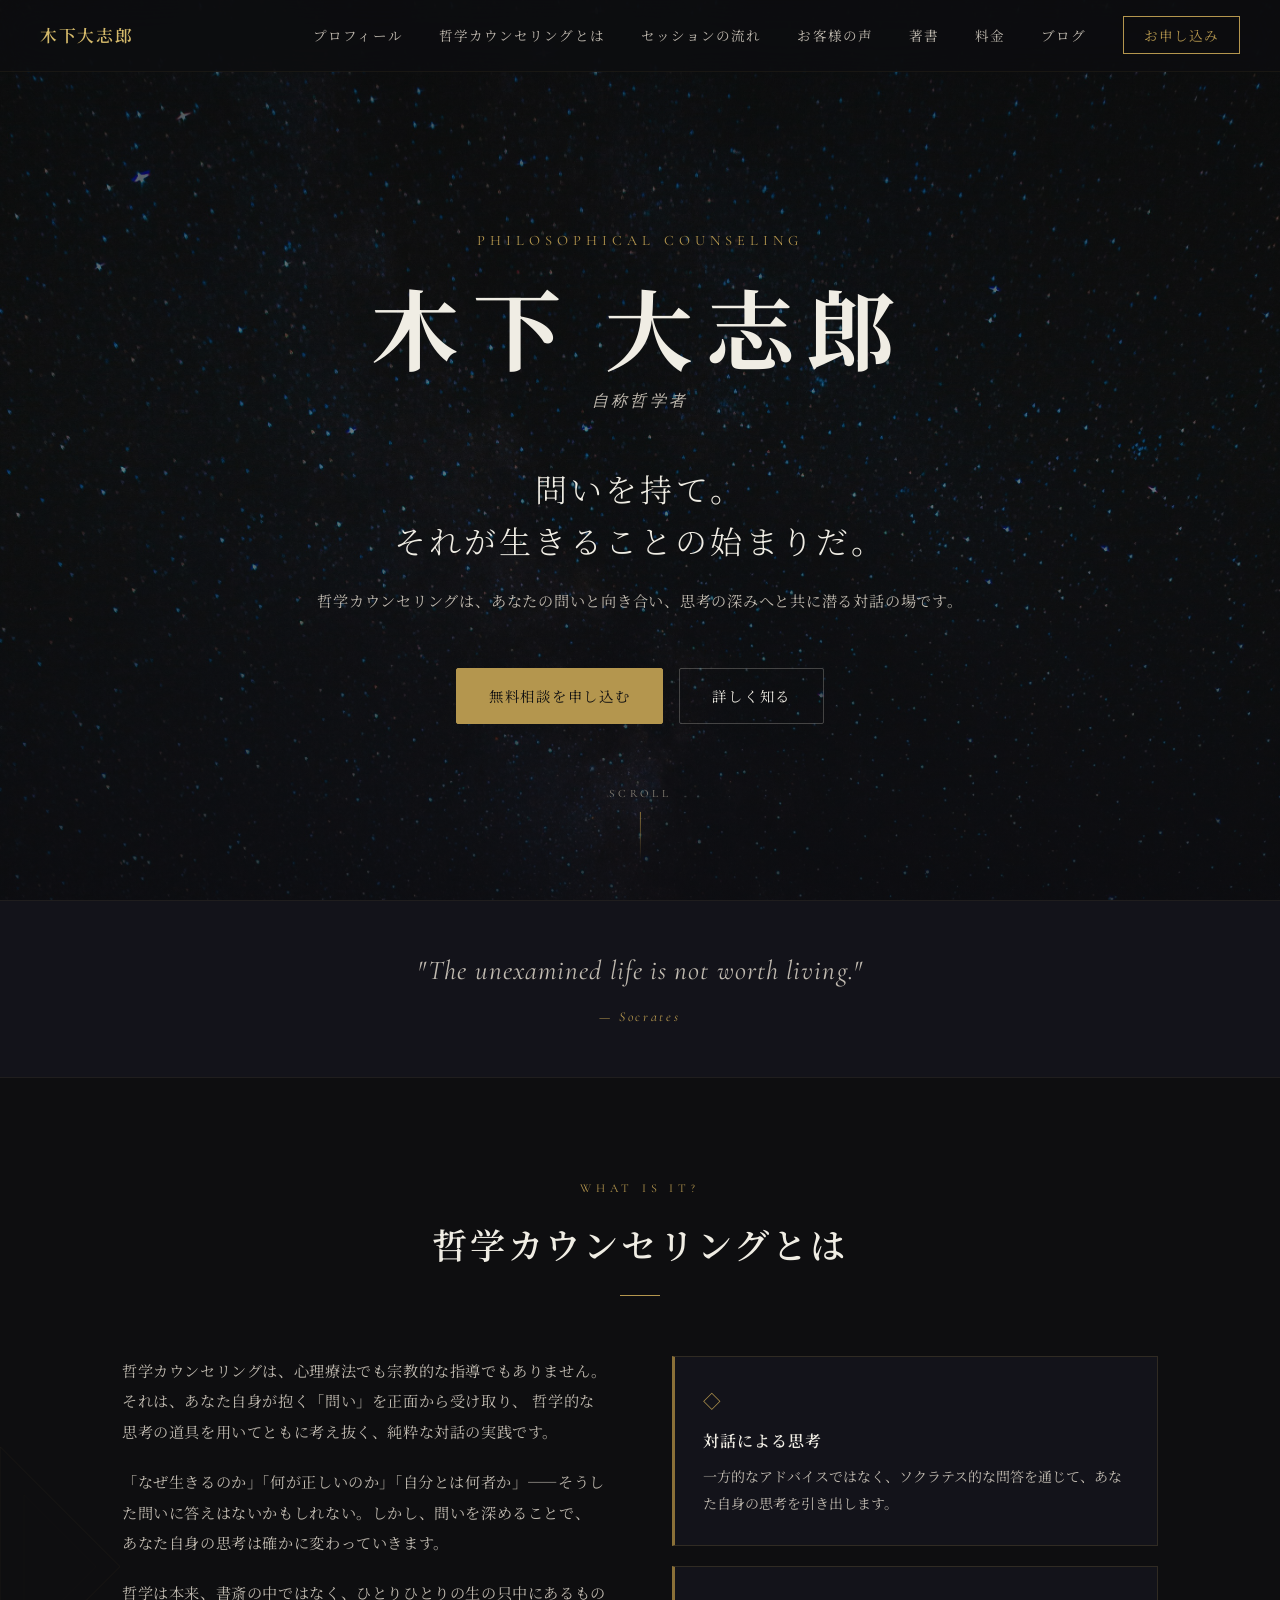
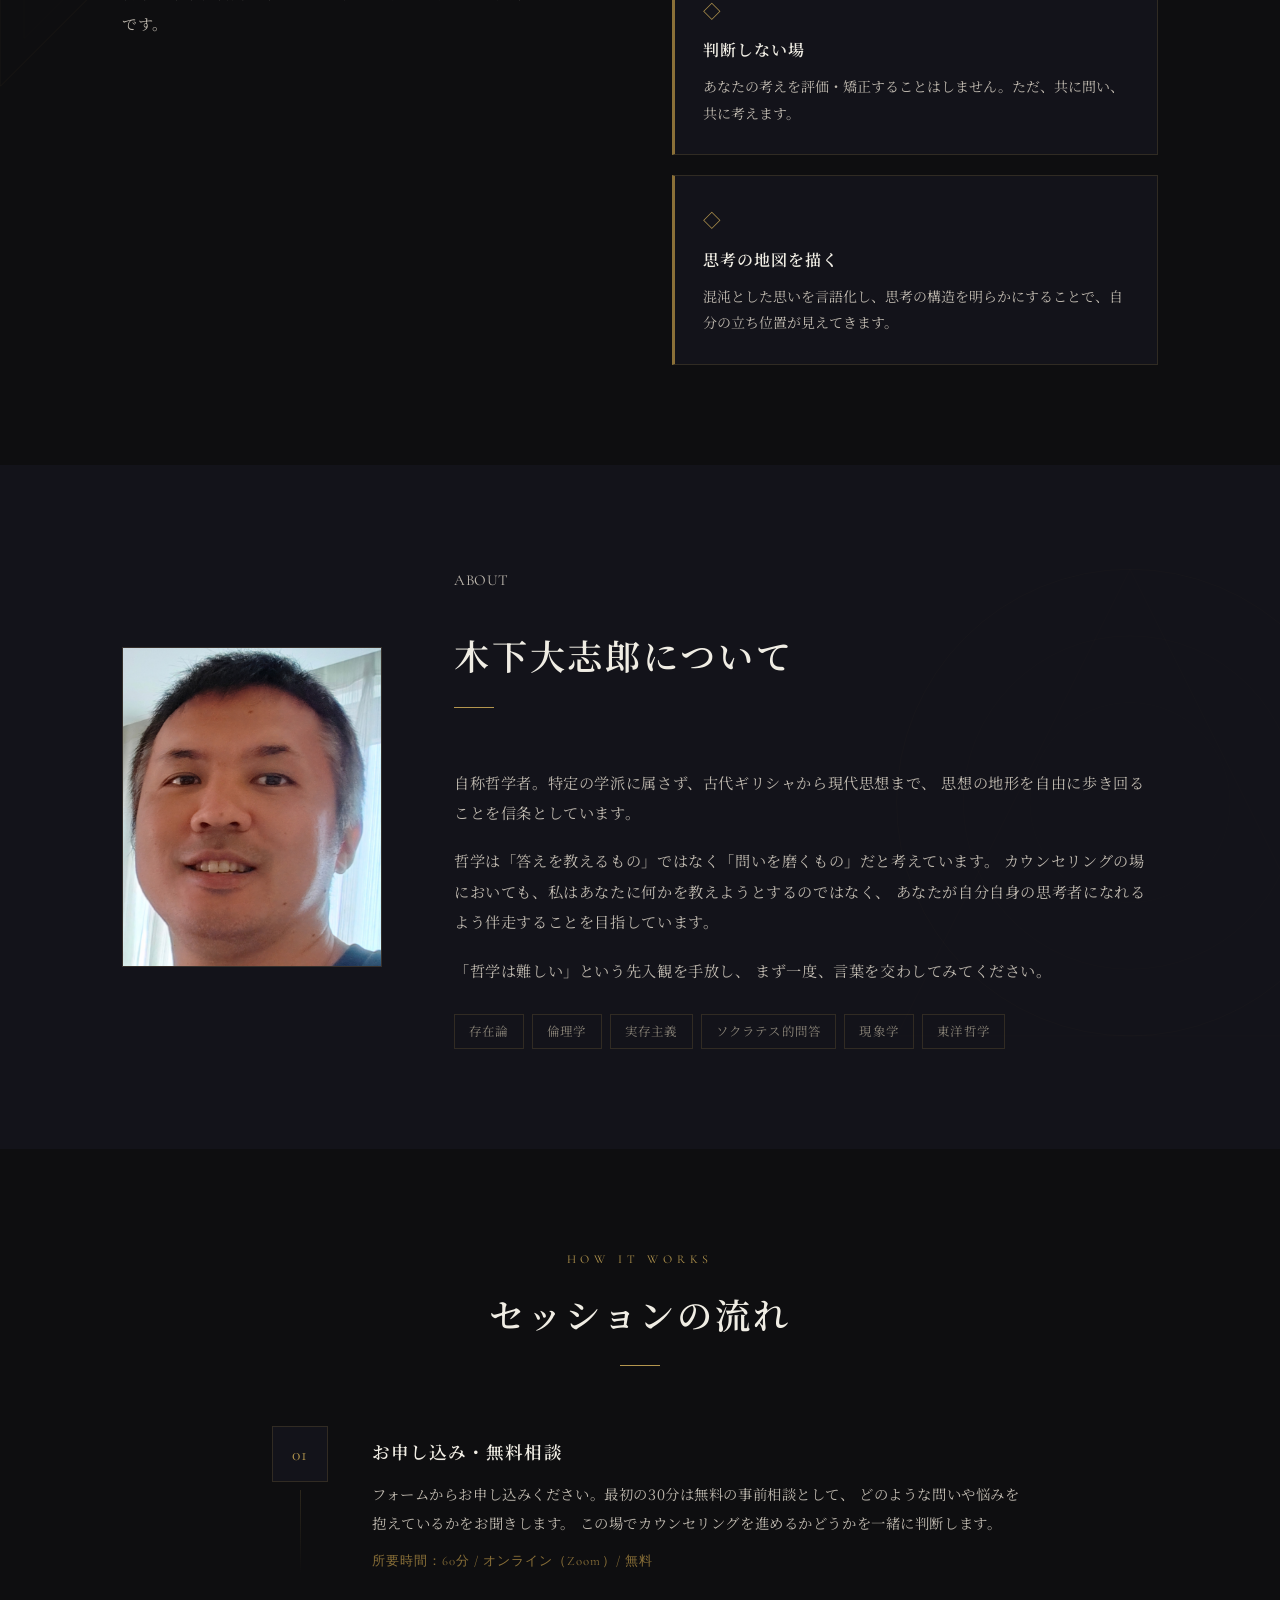
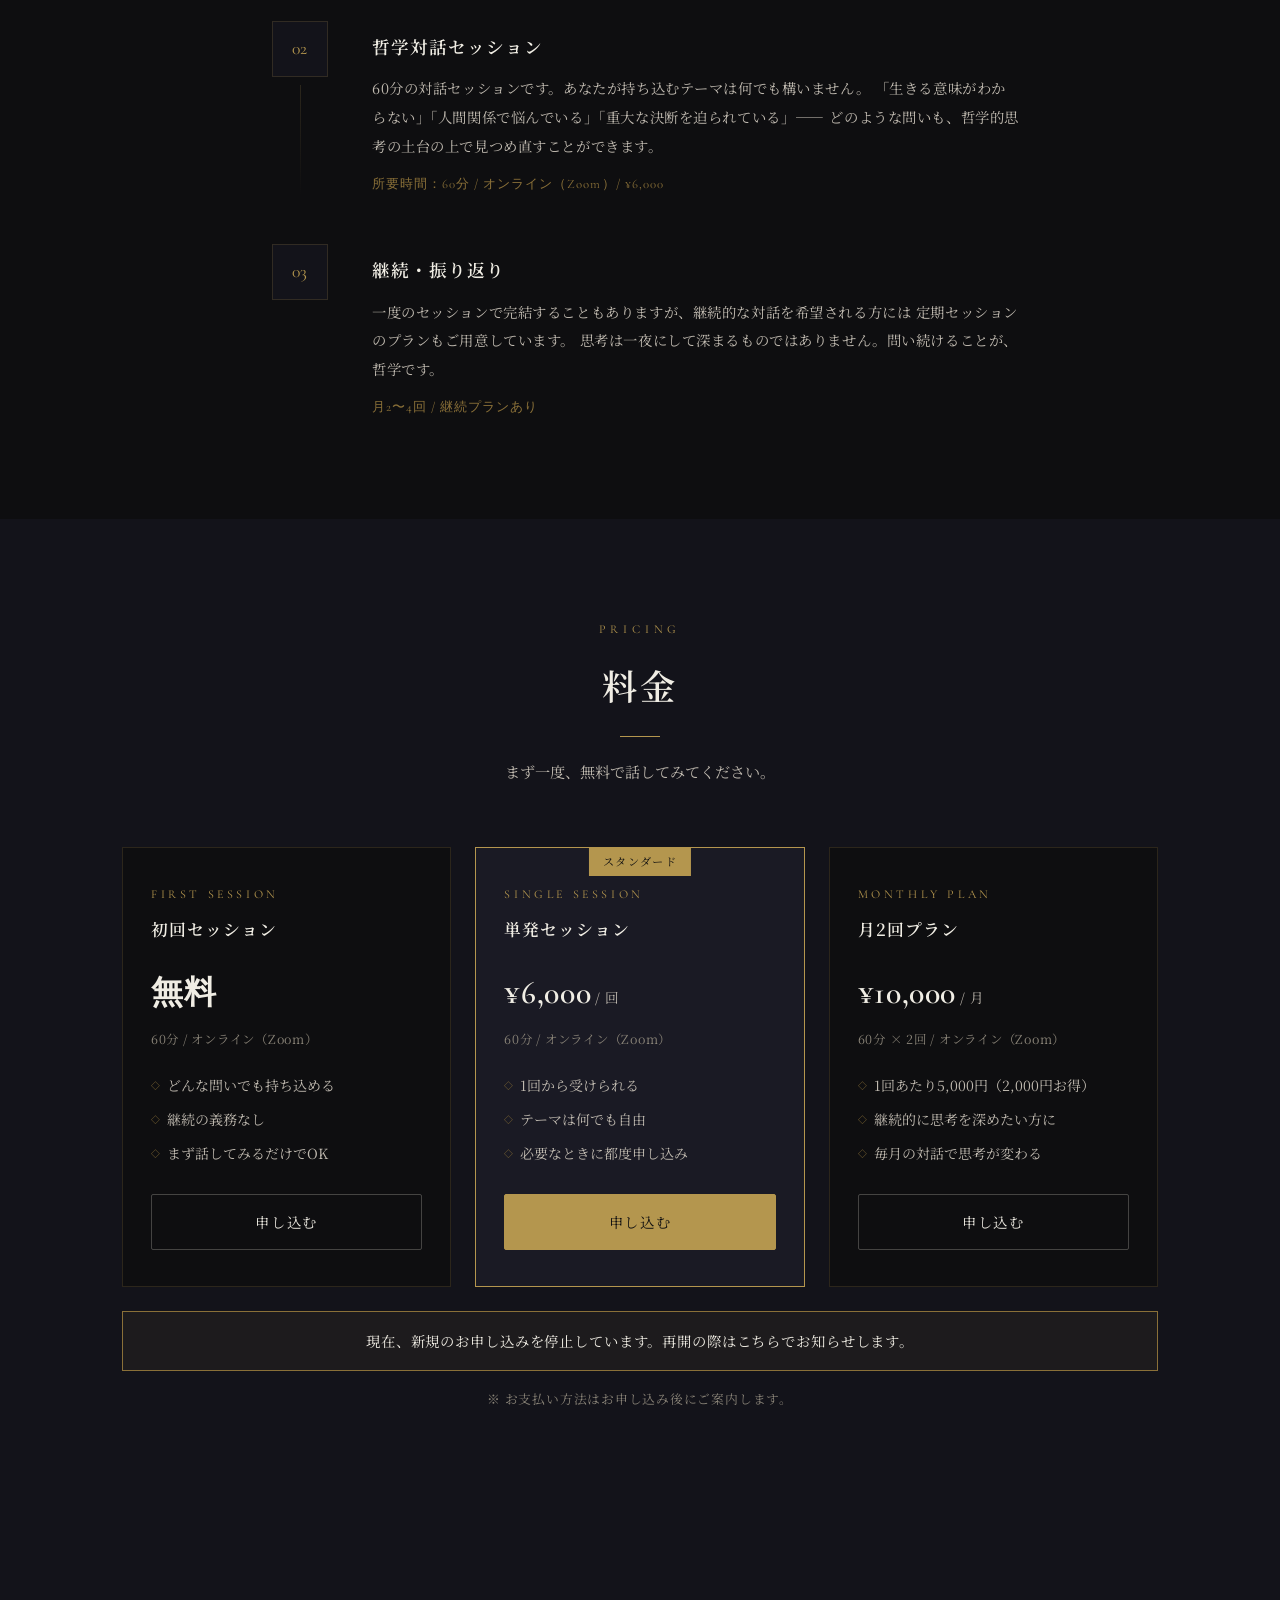
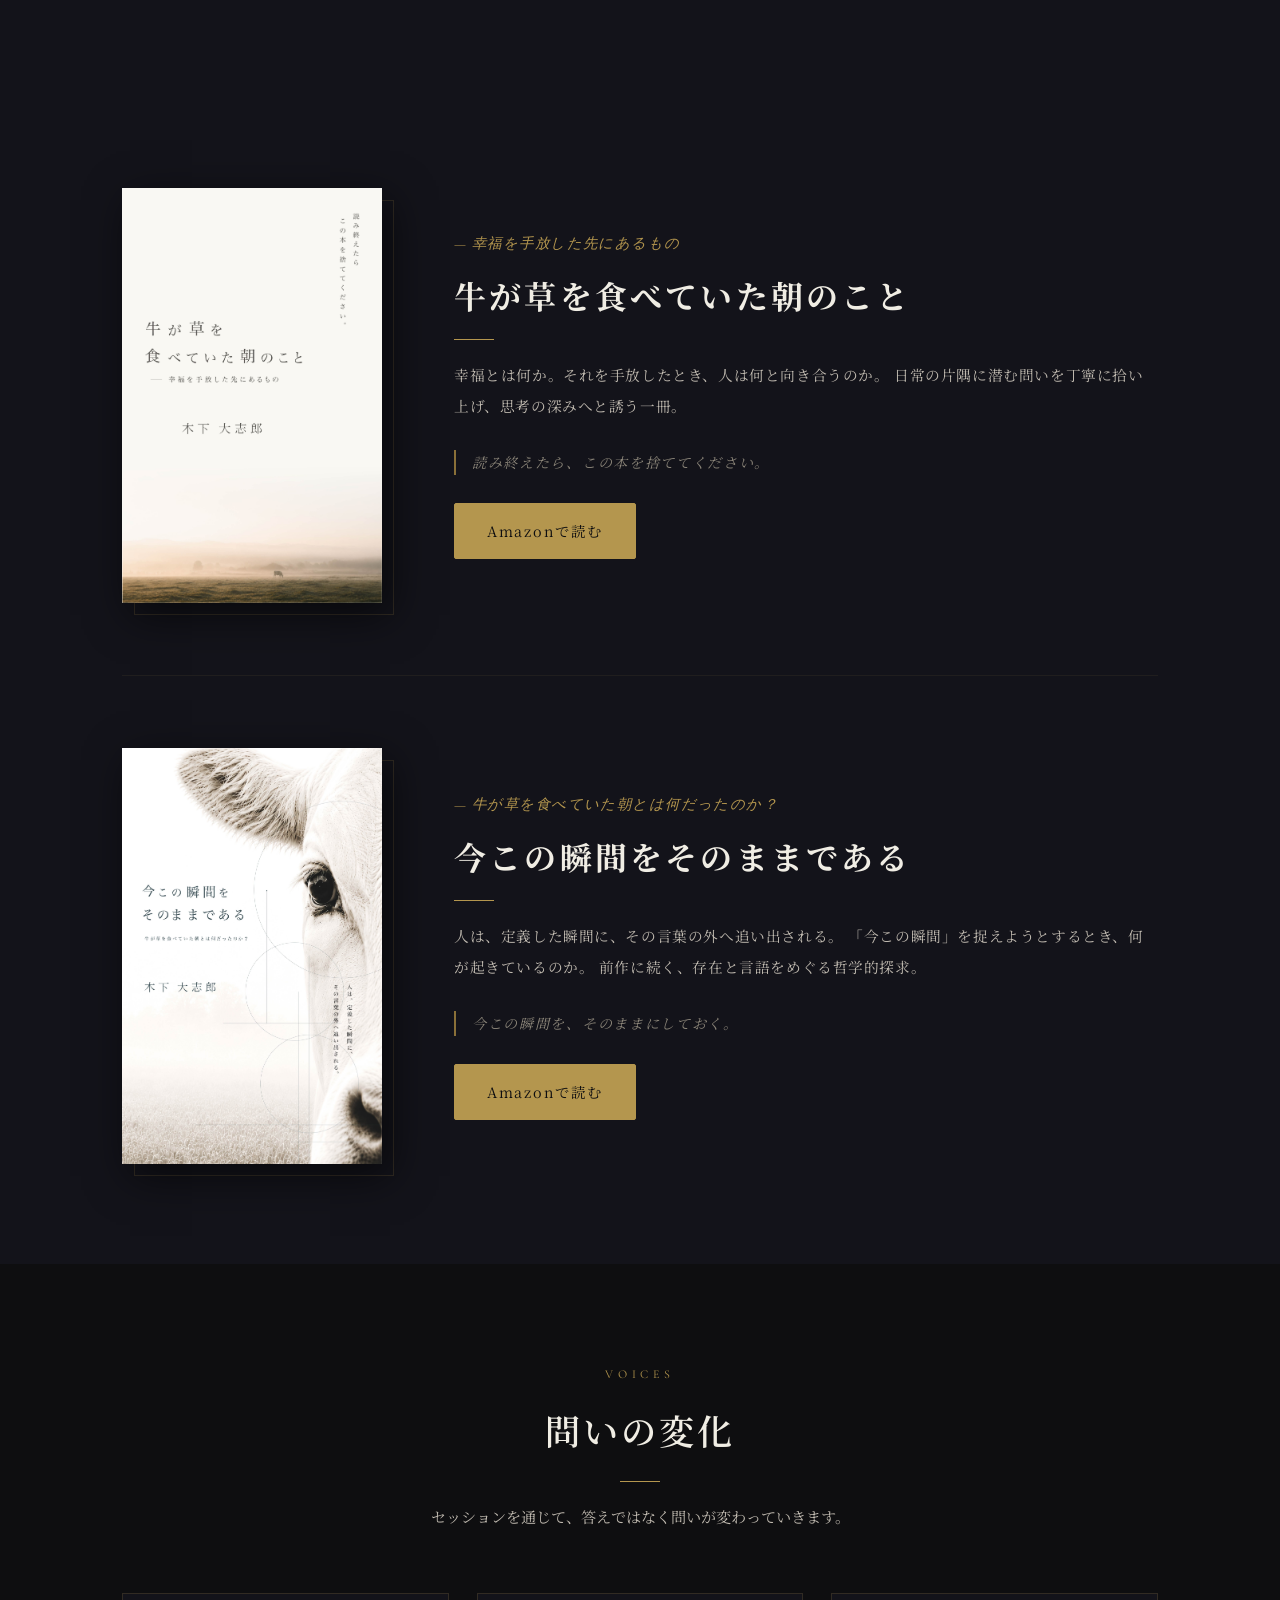
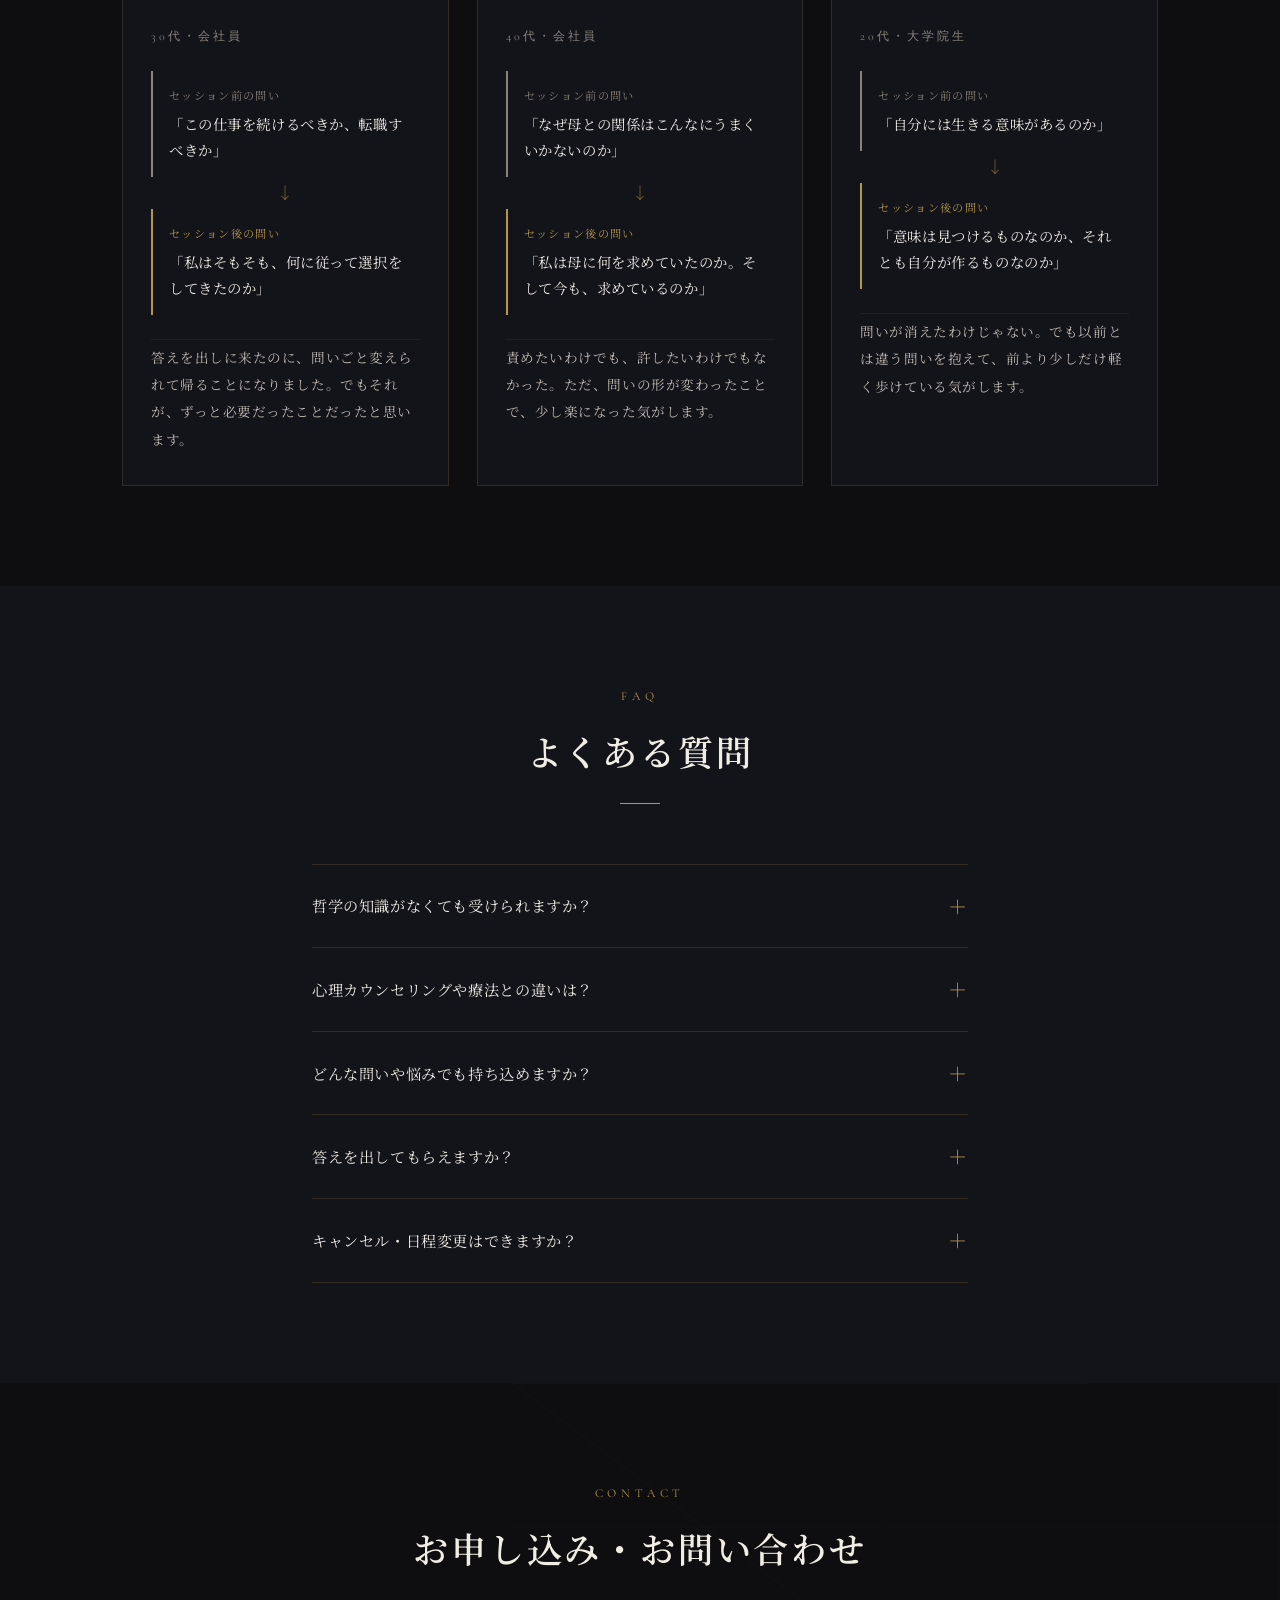
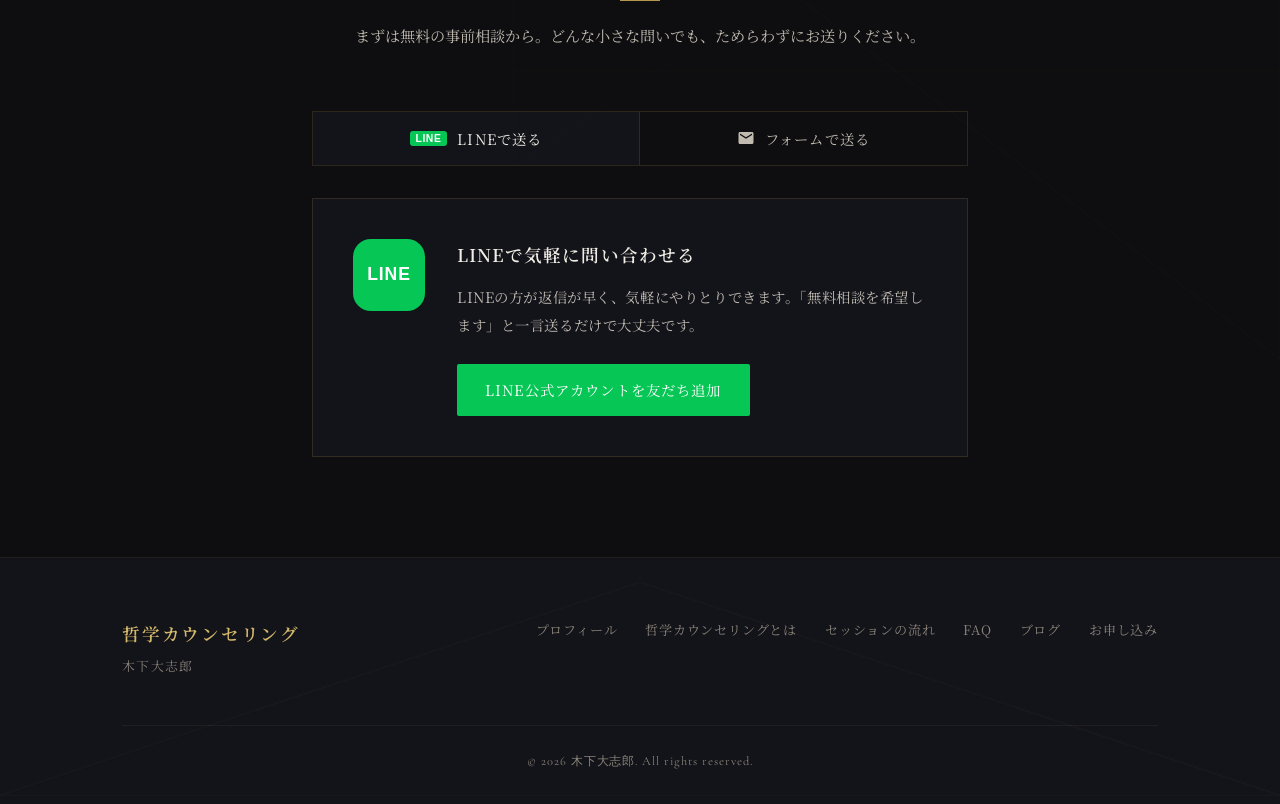
<file: index.html>
<!DOCTYPE html>
<html lang="ja">
<head>
  <meta charset="UTF-8" />
  <meta name="viewport" content="width=device-width, initial-scale=1.0" />
  <title>哲学カウンセリング</title>
  <meta name="google-site-verification" content="j6zbtH_6mJsdZJnZ9H6PS5nHozRE4_VN_elkHh1y_Yw" />
  <meta name="google-site-verification" content="p2rTfBozeySJ_NmtDnmQa9Rse-jHAcGCGF8OcV2XBCo" />
  <link rel="stylesheet" href="style.css" />
  <link rel="preconnect" href="https://fonts.googleapis.com" />
  <link rel="preconnect" href="https://fonts.gstatic.com" crossorigin />
  <link href="https://fonts.googleapis.com/css2?family=Noto+Serif+JP:wght@300;400;600;700&family=Shippori+Mincho:wght@400;600;700&family=Cormorant+Garamond:ital,wght@0,300;0,400;0,600;1,300;1,400&display=swap" rel="stylesheet" />
</head>
<body>

  <!-- Navigation -->
  <nav class="nav">
    <div class="nav__logo">木下大志郎</div>
    <ul class="nav__links">
      <li><a href="#about">プロフィール</a></li>
      <li><a href="#what">哲学カウンセリングとは</a></li>
      <li><a href="#flow">セッションの流れ</a></li>
      <li><a href="#voices">お客様の声</a></li>
      <li><a href="#books">著書</a></li>
      <li><a href="#pricing">料金</a></li>
      <li><a href="blog.html">ブログ</a></li>
      <li><a href="#contact" class="nav__cta">お申し込み</a></li>
    </ul>
    <button class="nav__hamburger" aria-label="メニューを開く">
      <span></span><span></span><span></span>
    </button>
  </nav>

  <!-- Hero -->
  <section class="hero" id="top" style="background-image: url('ivana-cajina-asuyh-_ZX54-unsplash.jpg');">
    <div class="hero__geo">
    </div>
    <div class="hero__content">
      <p class="hero__label">Philosophical Counseling</p>
      <h1 class="hero__name">木下&thinsp;大志郎</h1>
      <p class="hero__title">自称哲学者</p>
      <p class="hero__copy">
        問いを持て。<br class="br-sp"/>それが生きることの始まりだ。
      </p>
      <p class="hero__sub">
        哲学カウンセリングは、あなたの問いと向き合い、思考の深みへと共に潜る対話の場です。
      </p>
      <div class="hero__actions">
        <a href="#contact" class="btn btn--primary">無料相談を申し込む</a>
        <a href="#what" class="btn btn--ghost">詳しく知る</a>
      </div>
    </div>
    <div class="hero__scroll">
      <span>scroll</span>
      <div class="hero__scroll-line"></div>
    </div>
  </section>

  <!-- Quote band -->
  <div class="quote-band">
    <div class="quote-band__inner">
      <blockquote>
        <p class="quote-band__text">"The unexamined life is not worth living."</p>
        <cite class="quote-band__cite">— Socrates</cite>
      </blockquote>
    </div>
  </div>

  <!-- What is Philosophical Counseling -->
  <section class="section what" id="what">
    <div class="section__geo-left">
      <svg viewBox="0 0 200 400" xmlns="http://www.w3.org/2000/svg">
        <polygon points="0,0 200,200 0,400" fill="none" stroke="rgba(180,150,80,0.15)" stroke-width="1.5"/>
        <polygon points="40,80 160,200 40,320" fill="none" stroke="rgba(180,150,80,0.08)" stroke-width="1"/>
      </svg>
    </div>
    <div class="container">
      <div class="section__header">
        <p class="section__label">What is it?</p>
        <h2 class="section__title">哲学カウンセリングとは</h2>
        <div class="section__rule"></div>
      </div>
      <div class="what__grid">
        <div class="what__text">
          <p>
            哲学カウンセリングは、心理療法でも宗教的な指導でもありません。それは、あなた自身が抱く「問い」を正面から受け取り、
            哲学的な思考の道具を用いてともに考え抜く、純粋な対話の実践です。
          </p>
          <p>
            「なぜ生きるのか」「何が正しいのか」「自分とは何者か」——そうした問いに答えはないかもしれない。しかし、問いを深めることで、
            あなた自身の思考は確かに変わっていきます。
          </p>
          <p>
            哲学は本来、書斎の中ではなく、ひとりひとりの生の只中にあるものです。
          </p>
        </div>
        <div class="what__cards">
          <div class="card">
            <div class="card__icon">◇</div>
            <h3 class="card__title">対話による思考</h3>
            <p class="card__text">一方的なアドバイスではなく、ソクラテス的な問答を通じて、あなた自身の思考を引き出します。</p>
          </div>
          <div class="card">
            <div class="card__icon">◇</div>
            <h3 class="card__title">判断しない場</h3>
            <p class="card__text">あなたの考えを評価・矯正することはしません。ただ、共に問い、共に考えます。</p>
          </div>
          <div class="card">
            <div class="card__icon">◇</div>
            <h3 class="card__title">思考の地図を描く</h3>
            <p class="card__text">混沌とした思いを言語化し、思考の構造を明らかにすることで、自分の立ち位置が見えてきます。</p>
          </div>
        </div>
      </div>
    </div>
  </section>

  <!-- About -->
  <section class="section about" id="about">
    <div class="about__bg-geo">
      <svg viewBox="0 0 600 600" xmlns="http://www.w3.org/2000/svg">
        <circle cx="300" cy="300" r="280" fill="none" stroke="rgba(180,150,80,0.10)" stroke-width="1"/>
        <circle cx="300" cy="300" r="200" fill="none" stroke="rgba(180,150,80,0.07)" stroke-width="1"/>
        <circle cx="300" cy="300" r="120" fill="none" stroke="rgba(180,150,80,0.05)" stroke-width="1"/>
        <polygon points="300,20 580,580 20,580" fill="none" stroke="rgba(180,150,80,0.08)" stroke-width="1"/>
      </svg>
    </div>
    <div class="container">
      <div class="about__inner">
        <div class="about__image-wrap">
          <div class="about__image-frame">
            <div class="about__image-placeholder">
              <img src="木下.png" alt="木下大志郎" class="about__photo" />
            </div>
            <div class="about__image-deco"></div>
          </div>
        </div>
        <div class="about__content">
          <div class="section__header section__header--left">
            <p class="section__label">About</p>
            <h2 class="section__title">木下大志郎について</h2>
            <div class="section__rule"></div>
          </div>
          <p>
            自称哲学者。特定の学派に属さず、古代ギリシャから現代思想まで、
            思想の地形を自由に歩き回ることを信条としています。
          </p>
          <p>
            哲学は「答えを教えるもの」ではなく「問いを磨くもの」だと考えています。
            カウンセリングの場においても、私はあなたに何かを教えようとするのではなく、
            あなたが自分自身の思考者になれるよう伴走することを目指しています。
          </p>
          <p>
            「哲学は難しい」という先入観を手放し、
            まず一度、言葉を交わしてみてください。
          </p>
          <div class="about__tags">
            <span class="tag">存在論</span>
            <span class="tag">倫理学</span>
            <span class="tag">実存主義</span>
            <span class="tag">ソクラテス的問答</span>
            <span class="tag">現象学</span>
            <span class="tag">東洋哲学</span>
          </div>
        </div>
      </div>
    </div>
  </section>

  <!-- Session Flow -->
  <section class="section flow" id="flow">
    <div class="container">
      <div class="section__header">
        <p class="section__label">How it works</p>
        <h2 class="section__title">セッションの流れ</h2>
        <div class="section__rule"></div>
      </div>
      <div class="flow__steps">
        <div class="step">
          <div class="step__num-wrap">
            <div class="step__num">01</div>
            <div class="step__line"></div>
          </div>
          <div class="step__content">
            <h3 class="step__title">お申し込み・無料相談</h3>
            <p class="step__text">
              フォームからお申し込みください。最初の30分は無料の事前相談として、
              どのような問いや悩みを抱えているかをお聞きします。
              この場でカウンセリングを進めるかどうかを一緒に判断します。
            </p>
            <p class="step__meta">所要時間：60分 / オンライン（Zoom）/ 無料</p>
          </div>
        </div>
        <div class="step">
          <div class="step__num-wrap">
            <div class="step__num">02</div>
            <div class="step__line"></div>
          </div>
          <div class="step__content">
            <h3 class="step__title">哲学対話セッション</h3>
            <p class="step__text">
              60分の対話セッションです。あなたが持ち込むテーマは何でも構いません。
              「生きる意味がわからない」「人間関係で悩んでいる」「重大な決断を迫られている」——
              どのような問いも、哲学的思考の土台の上で見つめ直すことができます。
            </p>
            <p class="step__meta">所要時間：60分 / オンライン（Zoom）/ ¥6,000</p>
          </div>
        </div>
        <div class="step">
          <div class="step__num-wrap">
            <div class="step__num">03</div>
          </div>
          <div class="step__content">
            <h3 class="step__title">継続・振り返り</h3>
            <p class="step__text">
              一度のセッションで完結することもありますが、継続的な対話を希望される方には
              定期セッションのプランもご用意しています。
              思考は一夜にして深まるものではありません。問い続けることが、哲学です。
            </p>
            <p class="step__meta">月2〜4回 / 継続プランあり</p>
          </div>
        </div>
      </div>
    </div>
  </section>

  <!-- Pricing -->
  <section class="section pricing" id="pricing">
    <div class="container">
      <div class="section__header">
        <p class="section__label">Pricing</p>
        <h2 class="section__title">料金</h2>
        <div class="section__rule"></div>
        <p class="section__desc">まず一度、無料で話してみてください。</p>
      </div>
      <div class="pricing__grid">

        <div class="pricing__card">
          <p class="pricing__label">First Session</p>
          <h3 class="pricing__name">初回セッション</h3>
          <div class="pricing__price">
            <span class="pricing__amount">無料</span>
          </div>
          <p class="pricing__duration">60分 / オンライン（Zoom）</p>
          <ul class="pricing__features">
            <li>どんな問いでも持ち込める</li>
            <li>継続の義務なし</li>
            <li>まず話してみるだけでOK</li>
          </ul>
          <a href="#contact" class="btn btn--ghost btn--full">申し込む</a>
        </div>

        <div class="pricing__card pricing__card--featured">
          <p class="pricing__badge">スタンダード</p>
          <p class="pricing__label">Single Session</p>
          <h3 class="pricing__name">単発セッション</h3>
          <div class="pricing__price">
            <span class="pricing__amount">¥6,000</span>
            <span class="pricing__unit">/ 回</span>
          </div>
          <p class="pricing__duration">60分 / オンライン（Zoom）</p>
          <ul class="pricing__features">
            <li>1回から受けられる</li>
            <li>テーマは何でも自由</li>
            <li>必要なときに都度申し込み</li>
          </ul>
          <a href="#contact" class="btn btn--primary btn--full">申し込む</a>
        </div>

        <div class="pricing__card">
          <p class="pricing__label">Monthly Plan</p>
          <h3 class="pricing__name">月2回プラン</h3>
          <div class="pricing__price">
            <span class="pricing__amount">¥10,000</span>
            <span class="pricing__unit">/ 月</span>
          </div>
          <p class="pricing__duration">60分 × 2回 / オンライン（Zoom）</p>
          <ul class="pricing__features">
            <li>1回あたり5,000円（2,000円お得）</li>
            <li>継続的に思考を深めたい方に</li>
            <li>毎月の対話で思考が変わる</li>
          </ul>
          <a href="#contact" class="btn btn--ghost btn--full">申し込む</a>
        </div>

      </div>
      <div class="pricing__notice">現在、新規のお申し込みを停止しています。再開の際はこちらでお知らせします。</div>
      <p class="pricing__note">※ お支払い方法はお申し込み後にご案内します。</p>
    </div>
  </section>

  <!-- Books -->
  <section class="section books" id="books">
    <div class="container">
      <div class="section__header">
        <p class="section__label">Books</p>
        <h2 class="section__title">著書</h2>
        <div class="section__rule"></div>
      </div>
      <div class="books__grid">

        <div class="books__item">
          <div class="books__cover-wrap">
            <img src="牛が草を食べていた朝のこと_20260505.jpg" alt="牛が草を食べていた朝のこと" class="books__cover" />
            <div class="books__cover-shadow"></div>
          </div>
          <div class="books__content">
            <p class="books__label">— 幸福を手放した先にあるもの</p>
            <h3 class="books__title">牛が草を食べていた朝のこと</h3>
            <div class="section__rule" style="margin:0 0 20px;"></div>
            <p class="books__desc">
              幸福とは何か。それを手放したとき、人は何と向き合うのか。
              日常の片隅に潜む問いを丁寧に拾い上げ、思考の深みへと誘う一冊。
            </p>
            <p class="books__read">読み終えたら、この本を捨ててください。</p>
            <div class="books__actions">
              <a class="btn btn--primary" href="https://www.amazon.co.jp/dp/B0GYP7VQJ3" target="_blank" rel="noopener">Amazonで読む</a>
            </div>
          </div>
        </div>

        <div class="books__item">
          <div class="books__cover-wrap">
            <img src="今この瞬間をそのままである_表紙KDP用_1000-625.jpg" alt="今この瞬間をそのままである" class="books__cover books__cover--landscape" />
            <div class="books__cover-shadow"></div>
          </div>
          <div class="books__content">
            <p class="books__label">— 牛が草を食べていた朝とは何だったのか？</p>
            <h3 class="books__title">今この瞬間をそのままである</h3>
            <div class="section__rule" style="margin:0 0 20px;"></div>
            <p class="books__desc">
              人は、定義した瞬間に、その言葉の外へ追い出される。
              「今この瞬間」を捉えようとするとき、何が起きているのか。
              前作に続く、存在と言語をめぐる哲学的探求。
            </p>
            <p class="books__read">今この瞬間を、そのままにしておく。</p>
            <div class="books__actions">
              <a class="btn btn--primary" href="https://www.amazon.co.jp/dp/B0H55C5KCK" target="_blank" rel="noopener">Amazonで読む</a>
            </div>
          </div>
        </div>

      </div>
    </div>
  </section>

  <!-- Voices -->
  <section class="section voices" id="voices">
    <div class="container">
      <div class="section__header">
        <p class="section__label">Voices</p>
        <h2 class="section__title">問いの変化</h2>
        <div class="section__rule"></div>
        <p class="section__desc">セッションを通じて、答えではなく問いが変わっていきます。</p>
      </div>
      <div class="voices__grid">

        <div class="voice">
          <div class="voice__meta">30代・会社員</div>
          <div class="voice__flow">
            <div class="voice__block voice__block--before">
              <span class="voice__tag">セッション前の問い</span>
              <p class="voice__q">「この仕事を続けるべきか、転職すべきか」</p>
            </div>
            <div class="voice__arrow">↓</div>
            <div class="voice__block voice__block--after">
              <span class="voice__tag">セッション後の問い</span>
              <p class="voice__q">「私はそもそも、何に従って選択をしてきたのか」</p>
            </div>
          </div>
          <p class="voice__comment">答えを出しに来たのに、問いごと変えられて帰ることになりました。でもそれが、ずっと必要だったことだったと思います。</p>
        </div>

        <div class="voice">
          <div class="voice__meta">40代・会社員</div>
          <div class="voice__flow">
            <div class="voice__block voice__block--before">
              <span class="voice__tag">セッション前の問い</span>
              <p class="voice__q">「なぜ母との関係はこんなにうまくいかないのか」</p>
            </div>
            <div class="voice__arrow">↓</div>
            <div class="voice__block voice__block--after">
              <span class="voice__tag">セッション後の問い</span>
              <p class="voice__q">「私は母に何を求めていたのか。そして今も、求めているのか」</p>
            </div>
          </div>
          <p class="voice__comment">責めたいわけでも、許したいわけでもなかった。ただ、問いの形が変わったことで、少し楽になった気がします。</p>
        </div>

        <div class="voice">
          <div class="voice__meta">20代・大学院生</div>
          <div class="voice__flow">
            <div class="voice__block voice__block--before">
              <span class="voice__tag">セッション前の問い</span>
              <p class="voice__q">「自分には生きる意味があるのか」</p>
            </div>
            <div class="voice__arrow">↓</div>
            <div class="voice__block voice__block--after">
              <span class="voice__tag">セッション後の問い</span>
              <p class="voice__q">「意味は見つけるものなのか、それとも自分が作るものなのか」</p>
            </div>
          </div>
          <p class="voice__comment">問いが消えたわけじゃない。でも以前とは違う問いを抱えて、前より少しだけ軽く歩けている気がします。</p>
        </div>

      </div>
    </div>
  </section>

  <!-- FAQ -->
  <section class="section faq" id="faq">
    <div class="container container--narrow">
      <div class="section__header">
        <p class="section__label">FAQ</p>
        <h2 class="section__title">よくある質問</h2>
        <div class="section__rule"></div>
      </div>
      <div class="faq__list">
        <details class="faq__item">
          <summary class="faq__q">哲学の知識がなくても受けられますか？</summary>
          <div class="faq__a">
            <p>はい、むしろ哲学を学んだことのない方を歓迎しています。「哲学的に考える」とは特別な知識を持つことではなく、問いを丁寧に扱う態度のことです。専門用語を使う必要は一切ありません。</p>
          </div>
        </details>
        <details class="faq__item">
          <summary class="faq__q">心理カウンセリングや療法との違いは？</summary>
          <div class="faq__a">
            <p>心理カウンセリングは感情や心理的な問題の回復を主な目的としますが、哲学カウンセリングは思考そのものを扱います。精神的な症状や診断の必要がある方は、専門の医療機関をお勧めします。哲学カウンセリングは、人生の問いや価値観、意味の探求に向いています。</p>
          </div>
        </details>
        <details class="faq__item">
          <summary class="faq__q">どんな問いや悩みでも持ち込めますか？</summary>
          <div class="faq__a">
            <p>基本的には何でも持ち込んでいただけます。「仕事を続けるべきか」「家族との関係に納得できない」「死ぬことが怖い」「自分が何者かわからない」——大きな問いも、日常の小さな違和感も、哲学的思考の入口になります。</p>
          </div>
        </details>
        <details class="faq__item">
          <summary class="faq__q">答えを出してもらえますか？</summary>
          <div class="faq__a">
            <p>答えを提供することはしません。哲学カウンセリングの目的は、あなたが自分自身の答えを見つけていく力を育てることです。ただし、思考の整理や問いの構造化を通じて、自分の立場が明確になることはよくあります。</p>
          </div>
        </details>
        <details class="faq__item">
          <summary class="faq__q">キャンセル・日程変更はできますか？</summary>
          <div class="faq__a">
            <p>セッション開始の24時間前までにご連絡いただければ、キャンセル・日程変更を承ります。24時間を切ってからのキャンセルはセッション料金の全額を申し受けます。体調不良など急な事情の場合はご相談ください。</p>
          </div>
        </details>
      </div>
    </div>
  </section>

  <!-- Contact / Booking -->
  <section class="section contact" id="contact">
    <div class="contact__geo">
      <svg viewBox="0 0 800 600" xmlns="http://www.w3.org/2000/svg">
        <polygon points="0,0 800,0 800,600" fill="none" stroke="rgba(180,150,80,0.10)" stroke-width="1"/>
        <polygon points="0,0 600,0 0,400" fill="none" stroke="rgba(180,150,80,0.07)" stroke-width="1"/>
        <line x1="0" y1="150" x2="800" y2="150" stroke="rgba(180,150,80,0.05)" stroke-width="1"/>
        <line x1="0" y1="300" x2="800" y2="300" stroke="rgba(180,150,80,0.05)" stroke-width="1"/>
      </svg>
    </div>
    <div class="container container--narrow">
      <div class="section__header">
        <p class="section__label">Contact</p>
        <h2 class="section__title">お申し込み・お問い合わせ</h2>
        <div class="section__rule"></div>
        <p class="section__desc">
          まずは無料の事前相談から。どんな小さな問いでも、ためらわずにお送りください。
        </p>
      </div>

      <!-- Contact method toggle -->
      <div class="contact__tabs" role="tablist">
        <button class="contact__tab contact__tab--active" role="tab" aria-selected="true" data-tab="line">
          <span class="contact__tab-line-badge">LINE</span>
          LINEで送る
        </button>
        <button class="contact__tab" role="tab" aria-selected="false" data-tab="form">
          <svg class="contact__tab-icon" viewBox="0 0 24 24" xmlns="http://www.w3.org/2000/svg" aria-hidden="true">
            <path d="M20 4H4c-1.1 0-2 .9-2 2v12c0 1.1.9 2 2 2h16c1.1 0 2-.9 2-2V6c0-1.1-.9-2-2-2zm0 4l-8 5-8-5V6l8 5 8-5v2z" fill="currentColor"/>
          </svg>
          フォームで送る
        </button>
      </div>

      <!-- LINE panel -->
      <div class="contact__panel" id="panel-line">
        <div class="line-panel">
          <div class="line-panel__icon">
            <div class="line-icon-badge">LINE</div>
          </div>
          <div class="line-panel__body">
            <h3 class="line-panel__title">LINEで気軽に問い合わせる</h3>
            <p class="line-panel__desc">
              LINEの方が返信が早く、気軽にやりとりできます。「無料相談を希望します」と一言送るだけで大丈夫です。
            </p>
            <a class="btn btn--line" href="https://line.me/R/ti/p/@tpo1885a" target="_blank" rel="noopener">
              LINE公式アカウントを友だち追加
            </a>
          </div>
        </div>
      </div>

      <!-- Form panel -->
      <div class="contact__panel contact__panel--hidden" id="panel-form">
      <form class="form" id="contactForm" novalidate>
        <div class="form__row">
          <div class="form__group">
            <label class="form__label" for="name">お名前 <span class="form__req">*</span></label>
            <input class="form__input" type="text" id="name" name="name" placeholder="木下 太郎" required />
          </div>
          <div class="form__group">
            <label class="form__label" for="email">メールアドレス <span class="form__req">*</span></label>
            <input class="form__input" type="email" id="email" name="email" placeholder="example@email.com" required />
          </div>
        </div>
        <div class="form__group">
          <label class="form__label" for="type">ご希望の内容</label>
          <select class="form__select" id="type" name="type">
            <option value="">選択してください</option>
            <option value="free">無料事前相談（30分）</option>
            <option value="single">単発セッション（60分）</option>
            <option value="monthly">定期セッション（月2〜4回）</option>
            <option value="other">その他・まずは質問したい</option>
          </select>
        </div>
        <div class="form__group">
          <label class="form__label" for="message">お持ちの問い・ご相談内容 <span class="form__req">*</span></label>
          <textarea class="form__textarea" id="message" name="message" rows="5" placeholder="今どんなことで悩んでいるか、どんな問いを抱えているか、ざっくりと書いていただければ結構です。" required></textarea>
        </div>
        <div class="form__group form__group--check">
          <label class="form__checkbox">
            <input type="checkbox" id="agree" name="agree" required />
            <span class="form__checkbox-mark"></span>
            <span><a href="privacy.html" target="_blank" style="color:var(--gold);text-decoration:underline;text-underline-offset:3px;">プライバシーポリシー</a>に同意します</span>
          </label>
        </div>
        <button class="btn btn--primary btn--full" type="submit">送信する</button>
        <p class="form__note">※ 2〜3営業日以内にご返信いたします。</p>
      </form>
      <div class="form__success" id="formSuccess" aria-live="polite" hidden>
        <div class="form__success-icon">◇</div>
        <h3>送信が完了しました</h3>
        <p>お問い合わせありがとうございます。<br/>2〜3営業日以内にメールにてご返信いたします。</p>
      </div>
      </div><!-- /panel-form -->
    </div>
  </section>

  <!-- Footer -->
  <footer class="footer">
    <div class="footer__geo">
      <svg viewBox="0 0 1200 200" xmlns="http://www.w3.org/2000/svg">
        <polygon points="0,200 600,0 1200,200" fill="none" stroke="rgba(180,150,80,0.10)" stroke-width="1"/>
      </svg>
    </div>
    <div class="container">
      <div class="footer__inner">
        <div class="footer__brand">
          <p class="footer__name">哲学カウンセリング</p>
          <p class="footer__tagline">木下大志郎</p>
        </div>
        <nav class="footer__nav">
          <a href="#about">プロフィール</a>
          <a href="#what">哲学カウンセリングとは</a>
          <a href="#flow">セッションの流れ</a>
          <a href="#faq">FAQ</a>
          <a href="blog.html">ブログ</a>
          <a href="#contact">お申し込み</a>
        </nav>
      </div>
      <div class="footer__bottom">
        <p class="footer__copy">&copy; 2026 木下大志郎. All rights reserved.</p>
      </div>
    </div>
  </footer>

  <script src="script.js"></script>
</body>
</html>
</file>
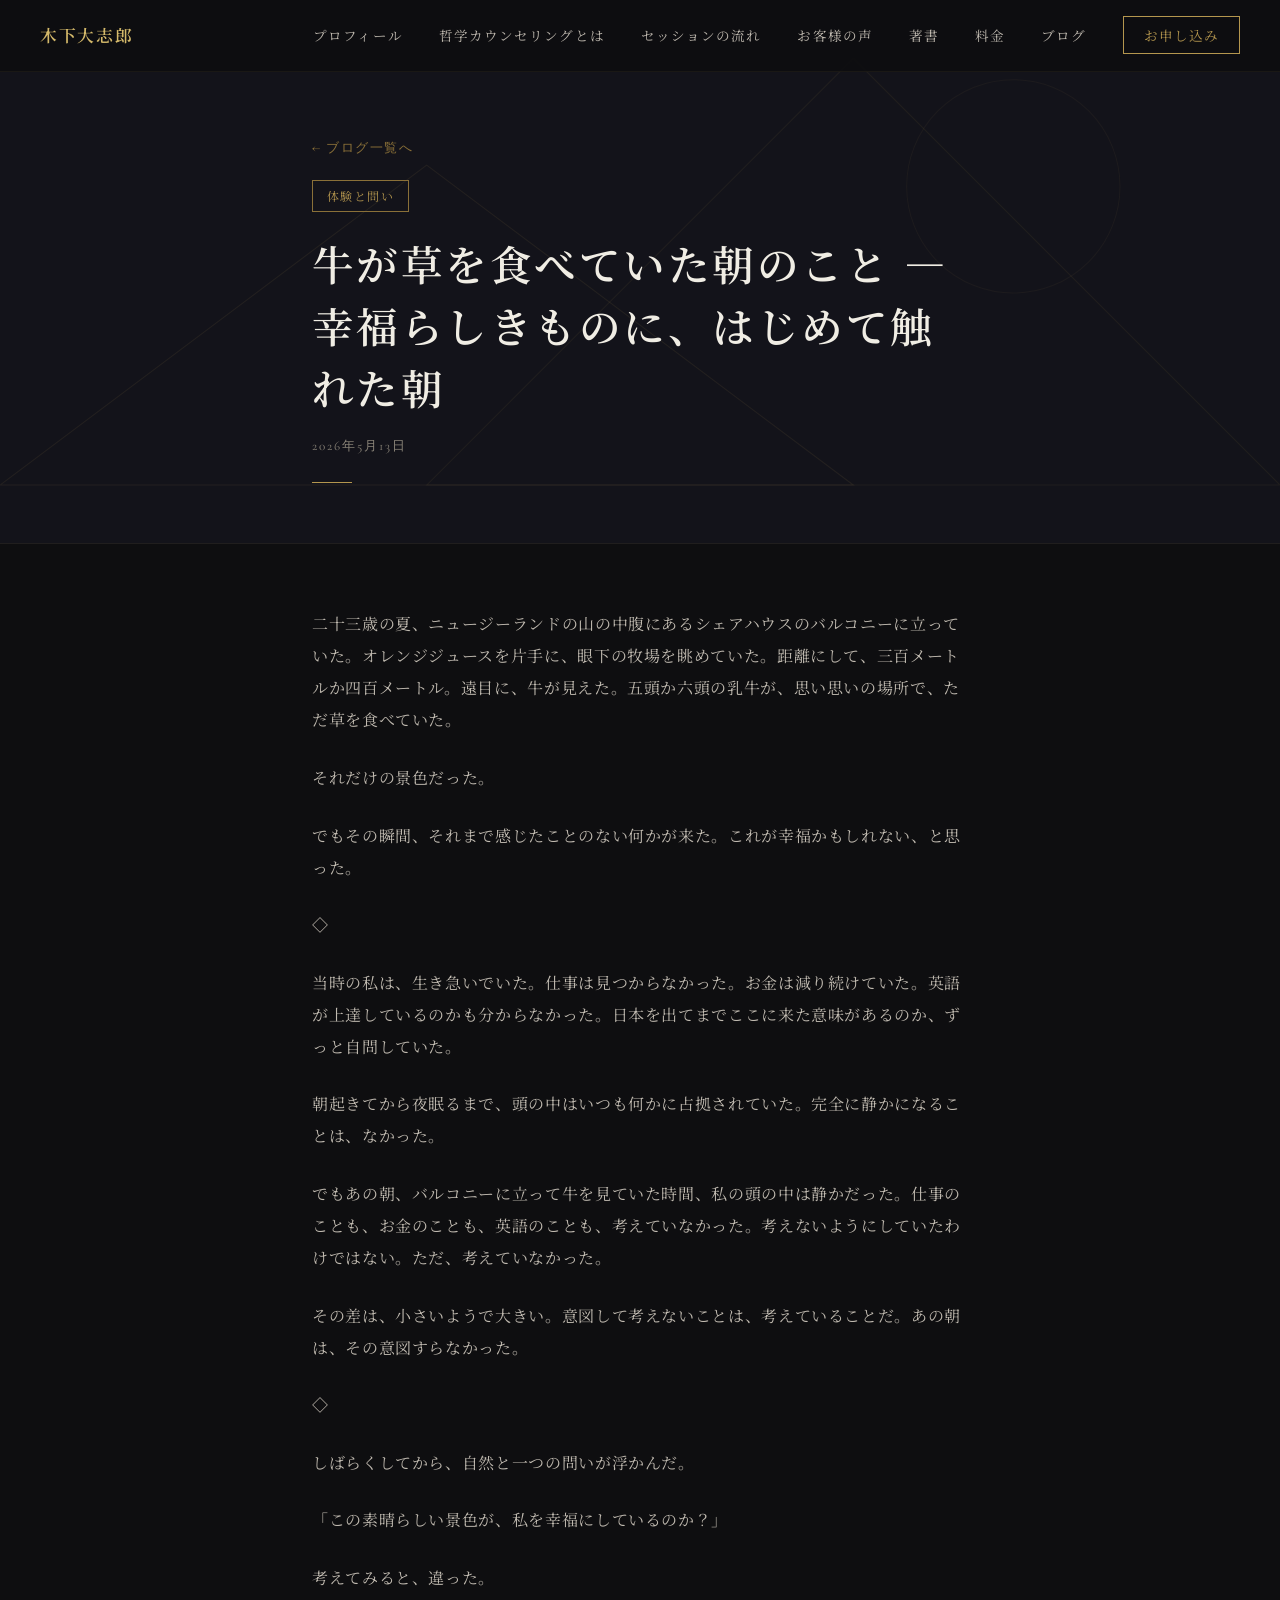
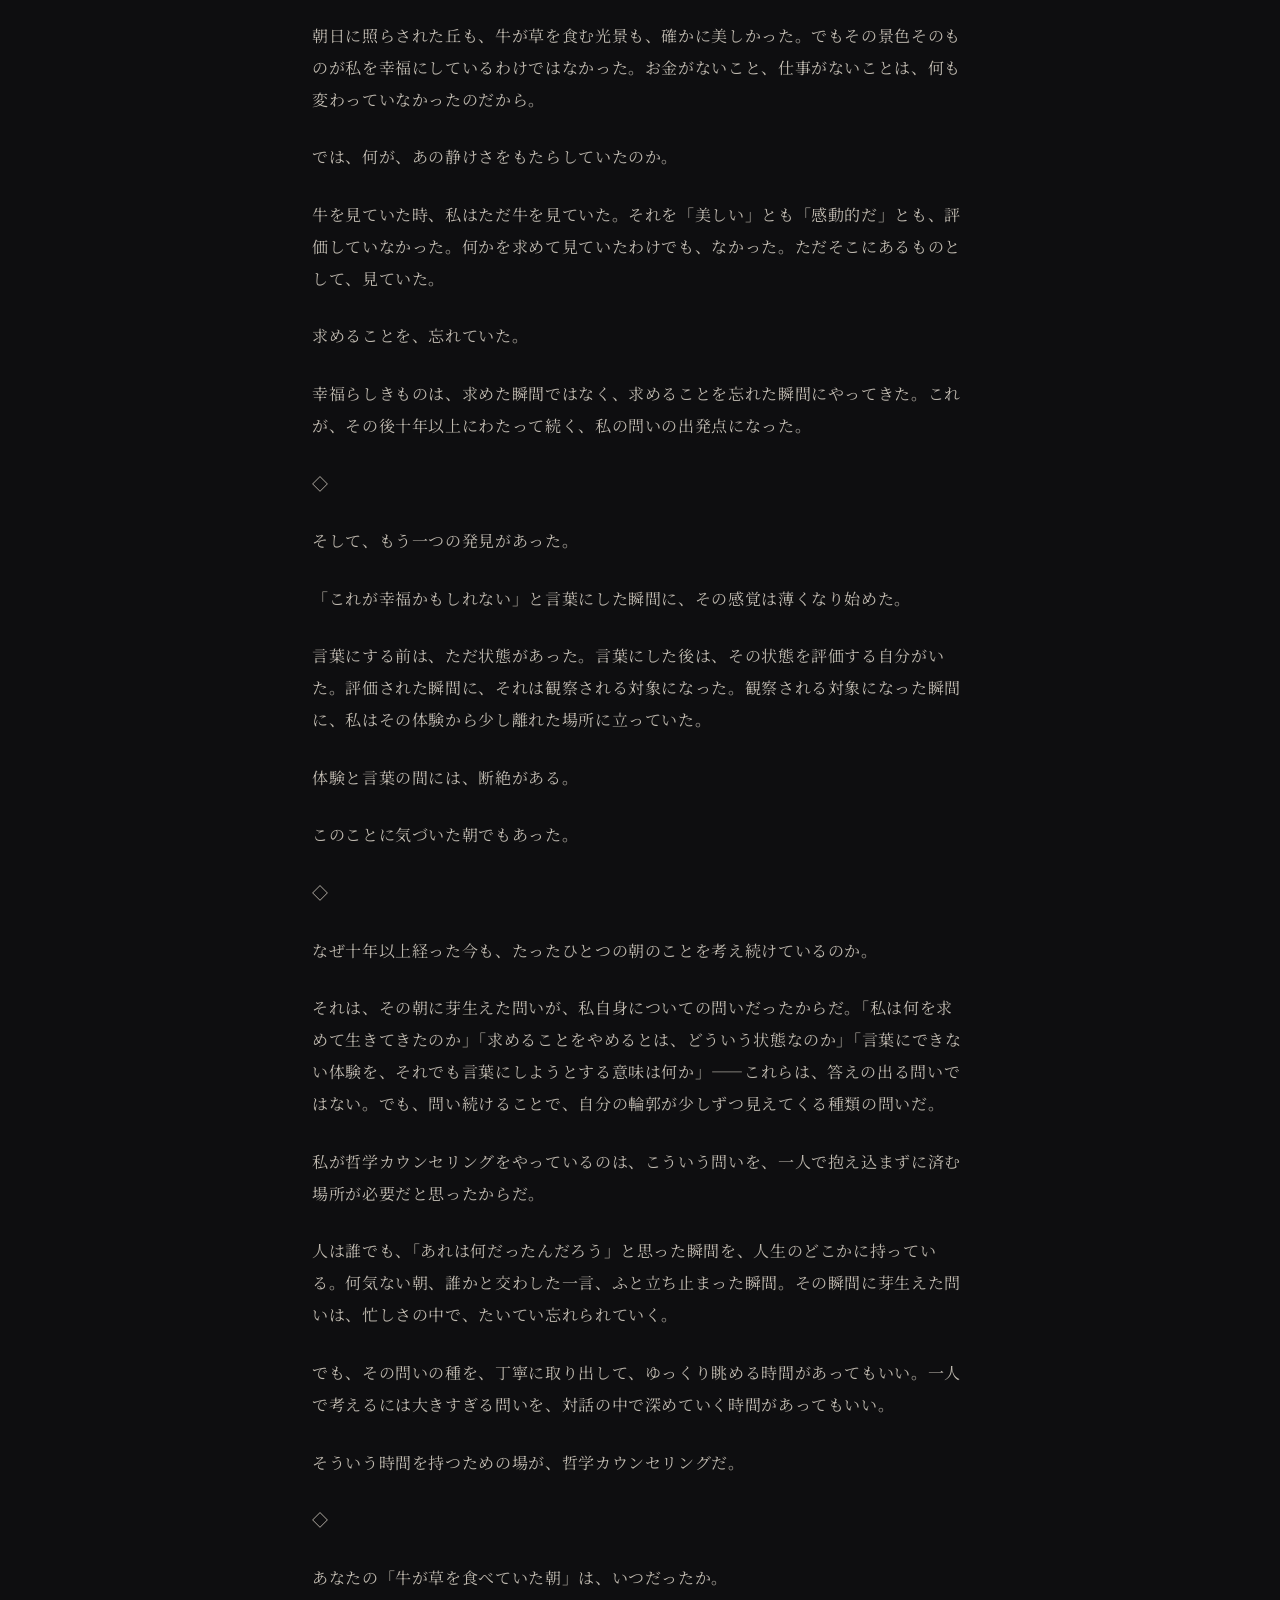
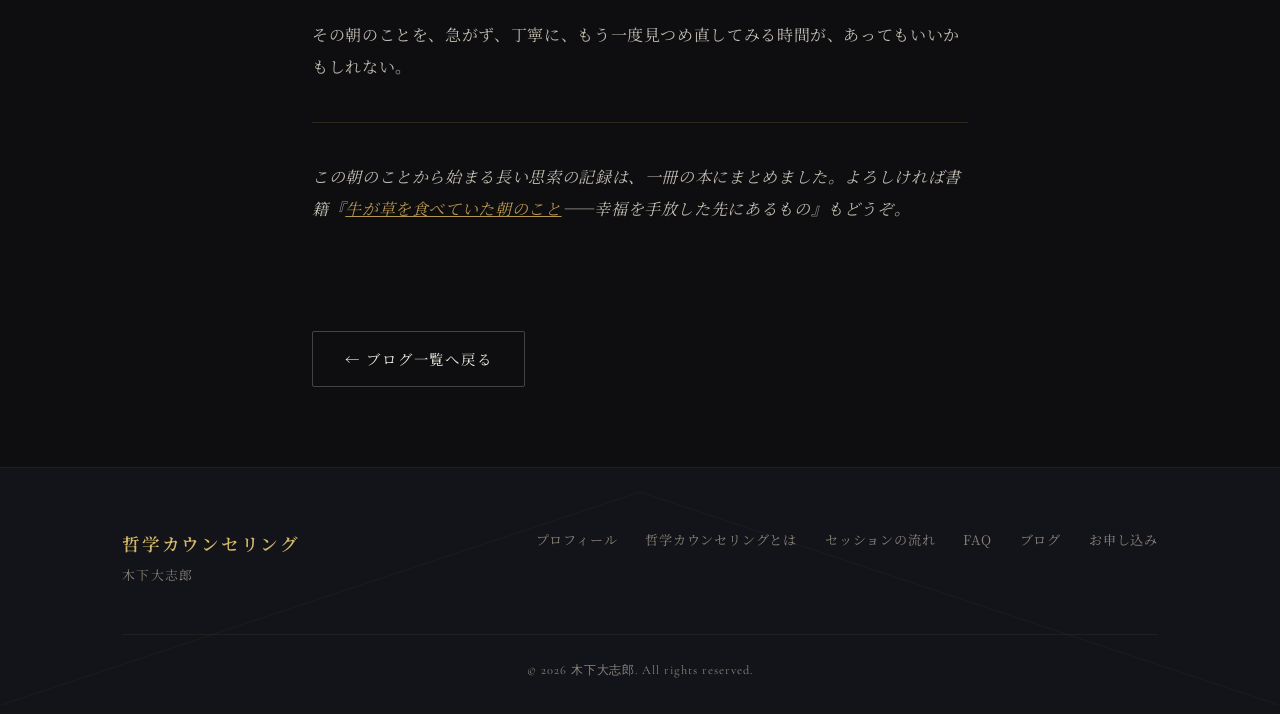
<file: blog-35fc6c0b7c16807daa62f444d56f3025.html>
<!DOCTYPE html>
<html lang="ja">
<head>
  <meta charset="UTF-8" />
  <meta name="viewport" content="width=device-width, initial-scale=1.0" />
  <title>牛が草を食べていた朝のこと —  幸福らしきものに、はじめて触れた朝 | 木下大志郎</title>
  <link rel="stylesheet" href="style.css" />
  <link rel="stylesheet" href="blog.css" />
  <link rel="preconnect" href="https://fonts.googleapis.com" />
  <link rel="preconnect" href="https://fonts.gstatic.com" crossorigin />
  <link href="https://fonts.googleapis.com/css2?family=Noto+Serif+JP:wght@300;400;600;700&family=Shippori+Mincho:wght@400;600;700&family=Cormorant+Garamond:ital,wght@0,300;0,400;0,600;1,300;1,400&display=swap" rel="stylesheet" />
</head>
<body>

<nav class="nav" id="nav">
  <a class="nav__logo" href="index.html">木下大志郎</a>
  <ul class="nav__links">
    <li><a href="index.html#about">プロフィール</a></li>
    <li><a href="index.html#what">哲学カウンセリングとは</a></li>
    <li><a href="index.html#flow">セッションの流れ</a></li>
    <li><a href="index.html#voices">お客様の声</a></li>
    <li><a href="index.html#books">著書</a></li>
    <li><a href="index.html#pricing">料金</a></li>
    <li><a href="blog.html">ブログ</a></li>
    <li><a href="index.html#contact" class="nav__cta">お申し込み</a></li>
  </ul>
  <button class="nav__hamburger" aria-label="メニューを開く">
    <span></span><span></span><span></span>
  </button>
</nav>

<main class="post-page">
  <div class="post-page__header">
    <div class="post-page__header-geo">
      <svg viewBox="0 0 1200 400" xmlns="http://www.w3.org/2000/svg">
        <polygon points="0,400 400,100 800,400" fill="none" stroke="rgba(180,150,80,0.10)" stroke-width="1"/>
        <polygon points="400,400 800,0 1200,400" fill="none" stroke="rgba(180,150,80,0.08)" stroke-width="1"/>
        <circle cx="950" cy="120" r="100" fill="none" stroke="rgba(180,150,80,0.06)" stroke-width="1"/>
      </svg>
    </div>
    <div class="container container--narrow">
      <a class="post-page__back" href="blog.html">← ブログ一覧へ</a>
      <div><span class="post-page__cat">体験と問い</span></div>
      <h1 class="post-page__title">牛が草を食べていた朝のこと —  幸福らしきものに、はじめて触れた朝</h1>
      <p class="post-page__date">2026年5月13日</p>
      <div class="section__rule" style="margin: 0"></div>
    </div>
  </div>
  <div class="container container--narrow">
    <article class="post-content">
      <p>二十三歳の夏、ニュージーランドの山の中腹にあるシェアハウスのバルコニーに立っていた。オレンジジュースを片手に、眼下の牧場を眺めていた。距離にして、三百メートルか四百メートル。遠目に、牛が見えた。五頭か六頭の乳牛が、思い思いの場所で、ただ草を食べていた。</p>
<p>それだけの景色だった。</p>
<p>でもその瞬間、それまで感じたことのない何かが来た。これが幸福かもしれない、と思った。</p>
<p>◇</p>
<p>当時の私は、生き急いでいた。仕事は見つからなかった。お金は減り続けていた。英語が上達しているのかも分からなかった。日本を出てまでここに来た意味があるのか、ずっと自問していた。</p>
<p>朝起きてから夜眠るまで、頭の中はいつも何かに占拠されていた。完全に静かになることは、なかった。</p>
<p>でもあの朝、バルコニーに立って牛を見ていた時間、私の頭の中は静かだった。仕事のことも、お金のことも、英語のことも、考えていなかった。考えないようにしていたわけではない。ただ、考えていなかった。</p>
<p>その差は、小さいようで大きい。意図して考えないことは、考えていることだ。あの朝は、その意図すらなかった。</p>
<p>◇</p>
<p>しばらくしてから、自然と一つの問いが浮かんだ。</p>
<p>「この素晴らしい景色が、私を幸福にしているのか？」</p>
<p>考えてみると、違った。</p>
<p>朝日に照らされた丘も、牛が草を食む光景も、確かに美しかった。でもその景色そのものが私を幸福にしているわけではなかった。お金がないこと、仕事がないことは、何も変わっていなかったのだから。</p>
<p>では、何が、あの静けさをもたらしていたのか。</p>
<p>牛を見ていた時、私はただ牛を見ていた。それを「美しい」とも「感動的だ」とも、評価していなかった。何かを求めて見ていたわけでも、なかった。ただそこにあるものとして、見ていた。</p>
<p>求めることを、忘れていた。</p>
<p>幸福らしきものは、求めた瞬間ではなく、求めることを忘れた瞬間にやってきた。これが、その後十年以上にわたって続く、私の問いの出発点になった。</p>
<p>◇</p>
<p>そして、もう一つの発見があった。</p>
<p>「これが幸福かもしれない」と言葉にした瞬間に、その感覚は薄くなり始めた。</p>
<p>言葉にする前は、ただ状態があった。言葉にした後は、その状態を評価する自分がいた。評価された瞬間に、それは観察される対象になった。観察される対象になった瞬間に、私はその体験から少し離れた場所に立っていた。</p>
<p>体験と言葉の間には、断絶がある。</p>
<p>このことに気づいた朝でもあった。</p>
<p>◇</p>
<p>なぜ十年以上経った今も、たったひとつの朝のことを考え続けているのか。</p>
<p>それは、その朝に芽生えた問いが、私自身についての問いだったからだ。「私は何を求めて生きてきたのか」「求めることをやめるとは、どういう状態なのか」「言葉にできない体験を、それでも言葉にしようとする意味は何か」——これらは、答えの出る問いではない。でも、問い続けることで、自分の輪郭が少しずつ見えてくる種類の問いだ。</p>
<p>私が哲学カウンセリングをやっているのは、こういう問いを、一人で抱え込まずに済む場所が必要だと思ったからだ。</p>
<p>人は誰でも、「あれは何だったんだろう」と思った瞬間を、人生のどこかに持っている。何気ない朝、誰かと交わした一言、ふと立ち止まった瞬間。その瞬間に芽生えた問いは、忙しさの中で、たいてい忘れられていく。</p>
<p>でも、その問いの種を、丁寧に取り出して、ゆっくり眺める時間があってもいい。一人で考えるには大きすぎる問いを、対話の中で深めていく時間があってもいい。</p>
<p>そういう時間を持つための場が、哲学カウンセリングだ。</p>
<p>◇</p>
<p>あなたの「牛が草を食べていた朝」は、いつだったか。</p>
<p>その朝のことを、急がず、丁寧に、もう一度見つめ直してみる時間が、あってもいいかもしれない。</p>
<hr>
<p><em>この朝のことから始まる長い思索の記録は、一冊の本にまとめました。よろしければ書籍『</em><a href="https://www.amazon.co.jp/dp/B0GYP7VQJ3" target="_blank" rel="noopener"><em>牛が草を食べていた朝のこと</em></a><em>——幸福を手放した先にあるもの』もどうぞ。</em></p>

    </article>
    <div class="post-page__footer-nav">
      <a class="btn btn--ghost" href="blog.html">← ブログ一覧へ戻る</a>
    </div>
  </div>
</main>

<footer class="footer">
  <div class="footer__geo">
    <svg viewBox="0 0 1200 200" xmlns="http://www.w3.org/2000/svg">
      <polygon points="0,200 600,0 1200,200" fill="none" stroke="rgba(180,150,80,0.10)" stroke-width="1"/>
    </svg>
  </div>
  <div class="container">
    <div class="footer__inner">
      <div class="footer__brand">
        <p class="footer__name">哲学カウンセリング</p>
        <p class="footer__tagline">木下大志郎</p>
      </div>
      <nav class="footer__nav">
        <a href="index.html#about">プロフィール</a>
        <a href="index.html#what">哲学カウンセリングとは</a>
        <a href="index.html#flow">セッションの流れ</a>
        <a href="index.html#faq">FAQ</a>
        <a href="blog.html">ブログ</a>
        <a href="index.html#contact">お申し込み</a>
      </nav>
    </div>
    <div class="footer__bottom">
      <p class="footer__copy">&copy; 2026 木下大志郎. All rights reserved.</p>
    </div>
  </div>
</footer>
<script src="script.js"></script>
</body>
</html>
</file>
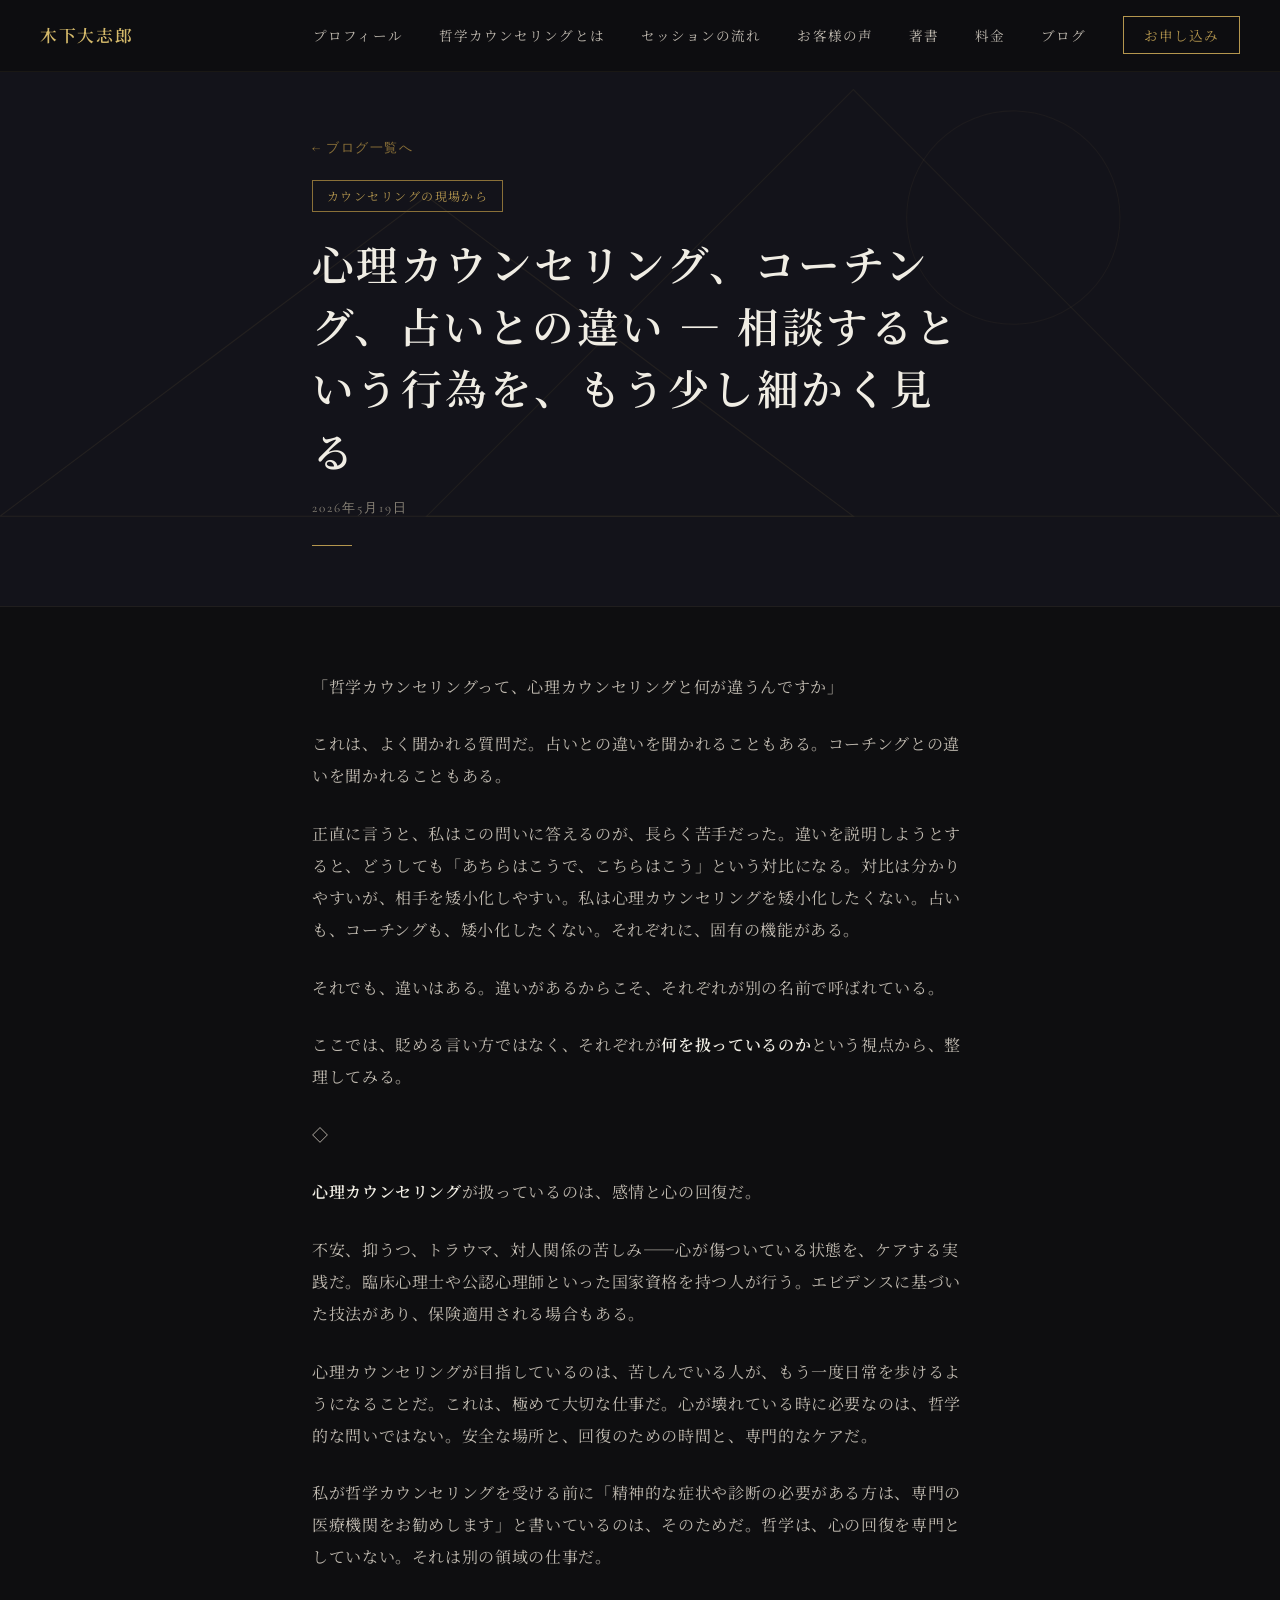
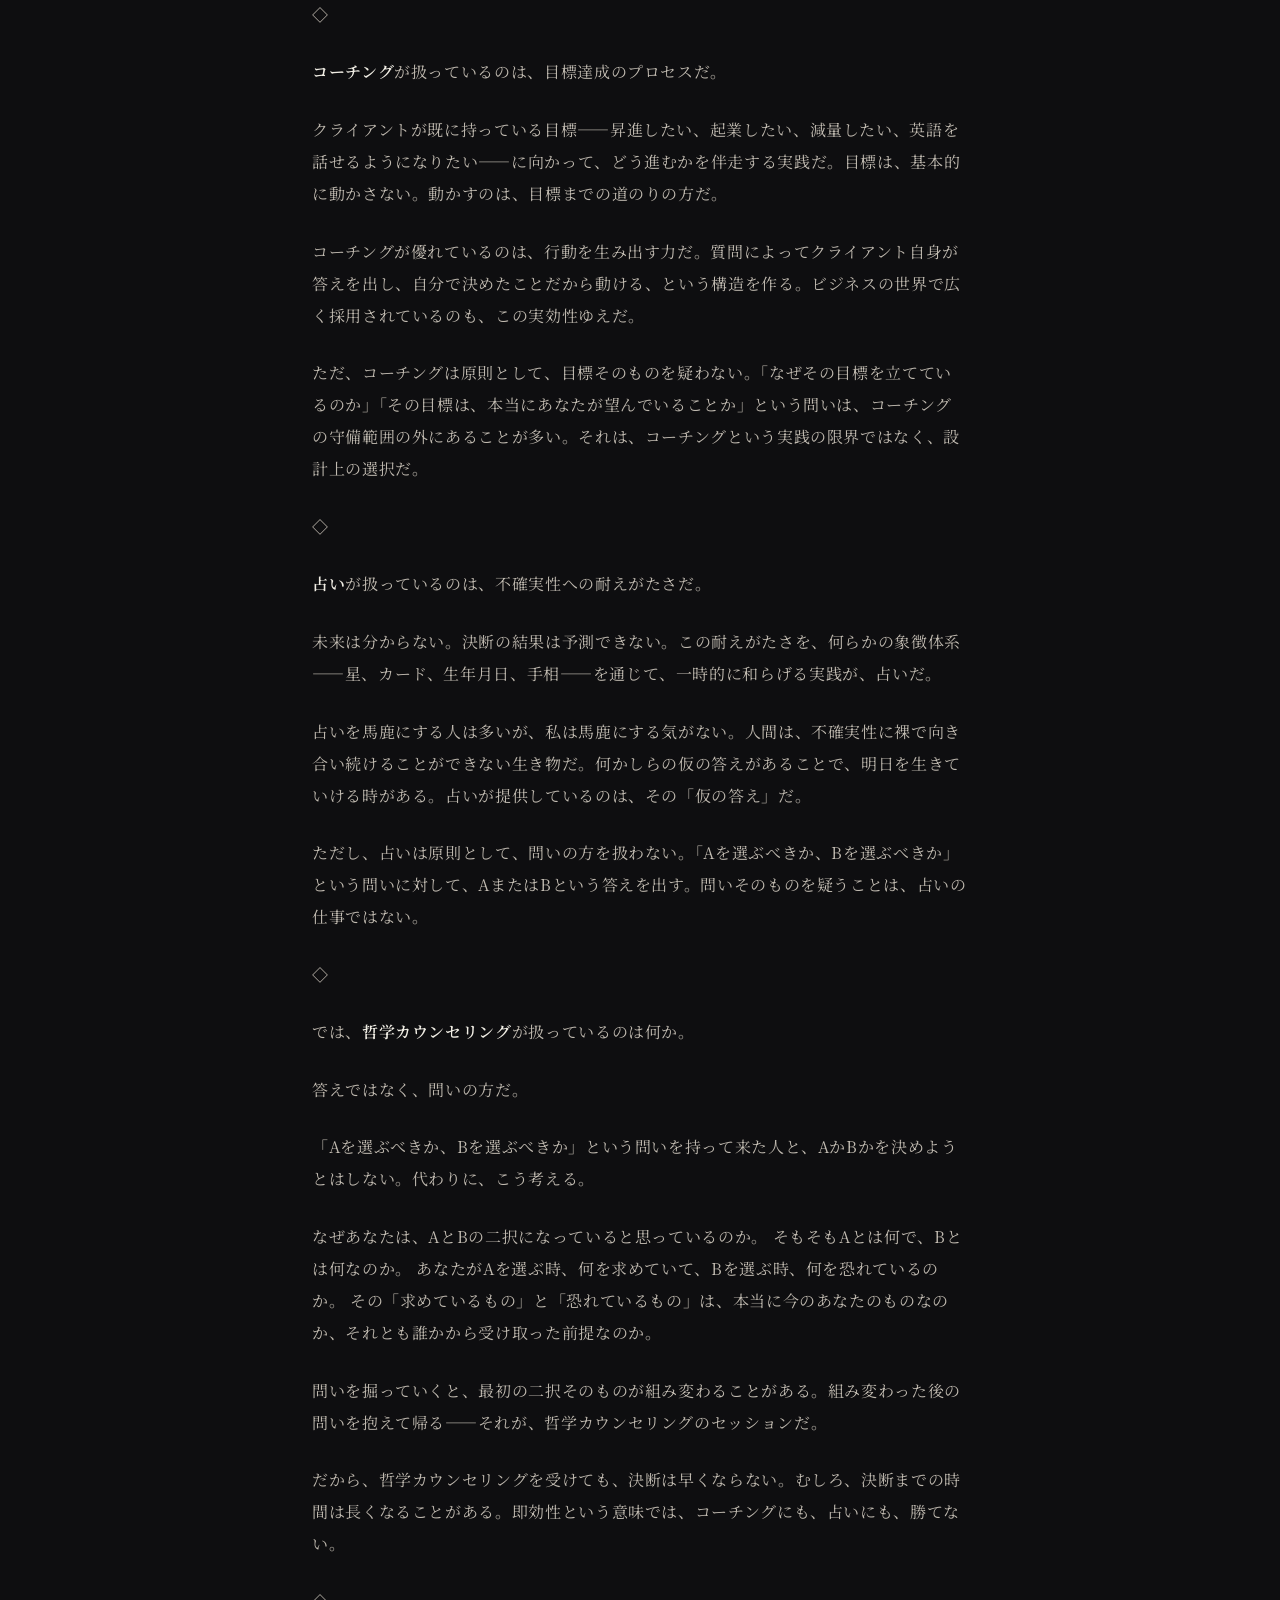
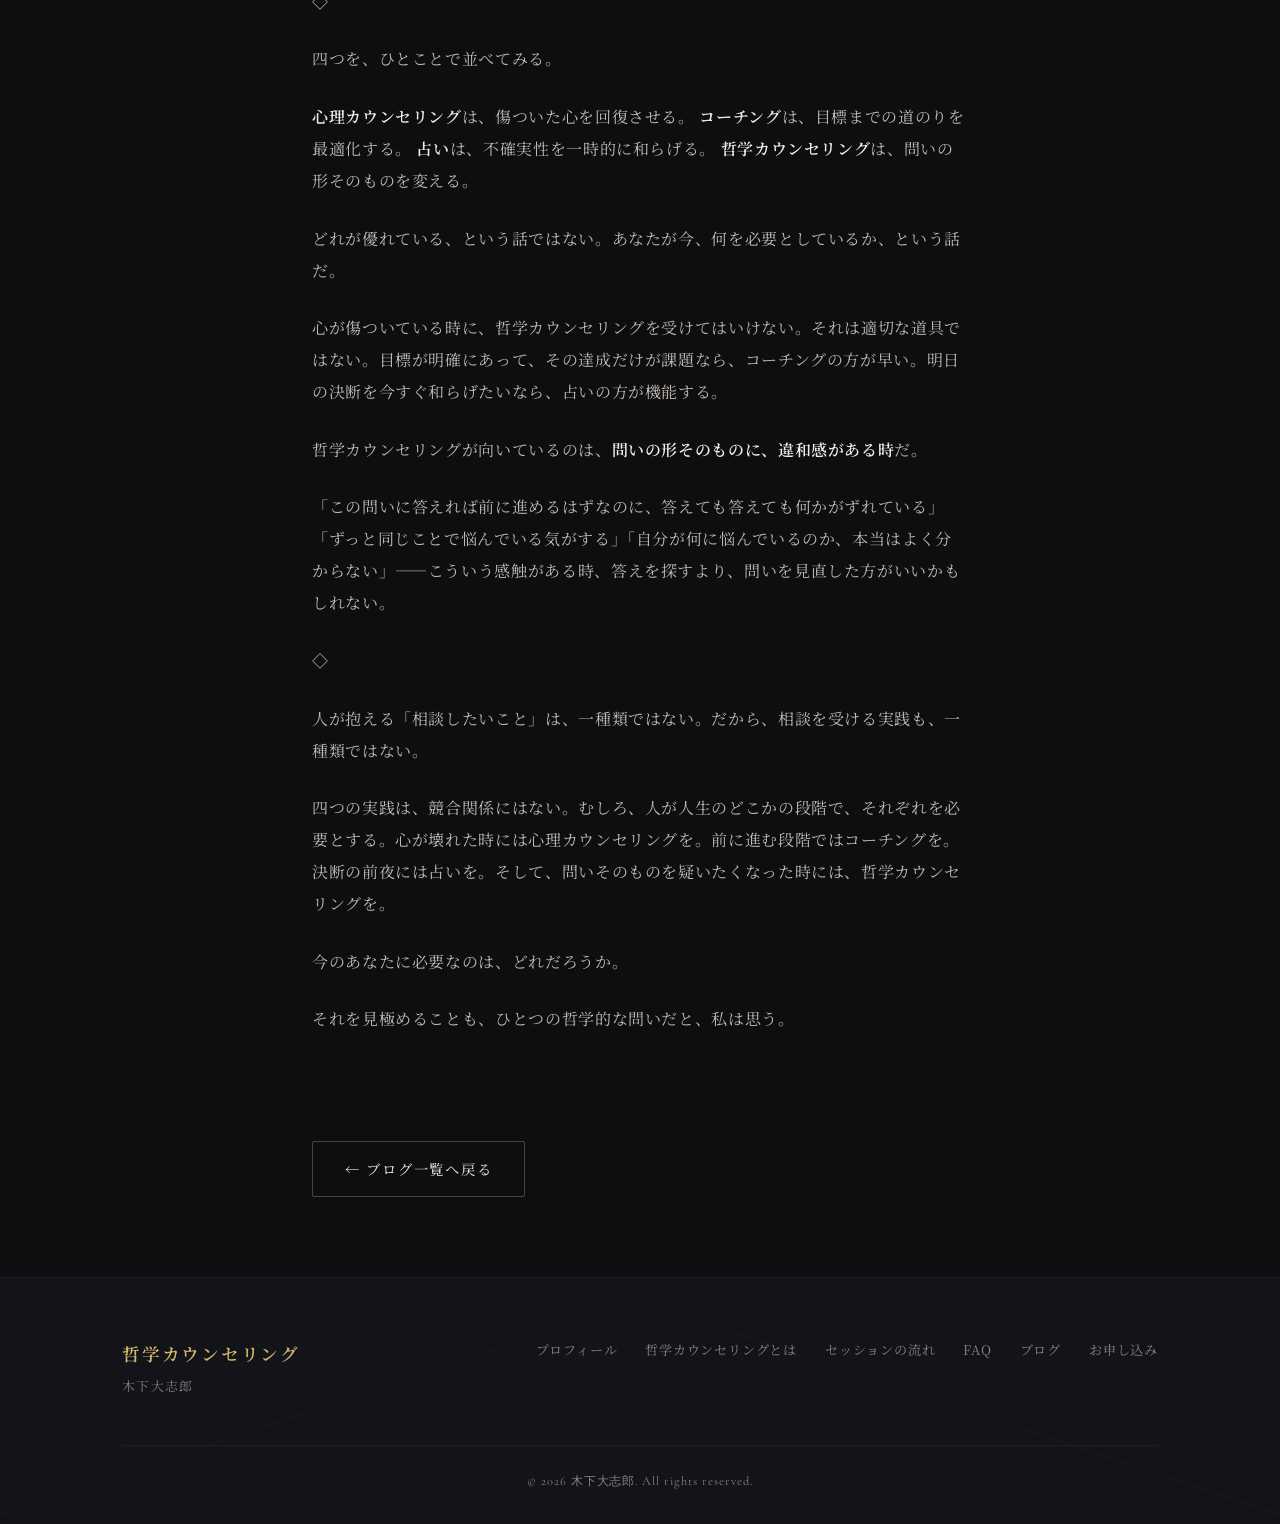
<file: blog-362c6c0b7c168053853fe997f533ae76.html>
<!DOCTYPE html>
<html lang="ja">
<head>
  <meta charset="UTF-8" />
  <meta name="viewport" content="width=device-width, initial-scale=1.0" />
  <title>心理カウンセリング、コーチング、占いとの違い — 相談するという行為を、もう少し細かく見る | 木下大志郎</title>
  <link rel="stylesheet" href="style.css" />
  <link rel="stylesheet" href="blog.css" />
  <link rel="preconnect" href="https://fonts.googleapis.com" />
  <link rel="preconnect" href="https://fonts.gstatic.com" crossorigin />
  <link href="https://fonts.googleapis.com/css2?family=Noto+Serif+JP:wght@300;400;600;700&family=Shippori+Mincho:wght@400;600;700&family=Cormorant+Garamond:ital,wght@0,300;0,400;0,600;1,300;1,400&display=swap" rel="stylesheet" />
</head>
<body>

<nav class="nav" id="nav">
  <a class="nav__logo" href="index.html">木下大志郎</a>
  <ul class="nav__links">
    <li><a href="index.html#about">プロフィール</a></li>
    <li><a href="index.html#what">哲学カウンセリングとは</a></li>
    <li><a href="index.html#flow">セッションの流れ</a></li>
    <li><a href="index.html#voices">お客様の声</a></li>
    <li><a href="index.html#books">著書</a></li>
    <li><a href="index.html#pricing">料金</a></li>
    <li><a href="blog.html">ブログ</a></li>
    <li><a href="index.html#contact" class="nav__cta">お申し込み</a></li>
  </ul>
  <button class="nav__hamburger" aria-label="メニューを開く">
    <span></span><span></span><span></span>
  </button>
</nav>

<main class="post-page">
  <div class="post-page__header">
    <div class="post-page__header-geo">
      <svg viewBox="0 0 1200 400" xmlns="http://www.w3.org/2000/svg">
        <polygon points="0,400 400,100 800,400" fill="none" stroke="rgba(180,150,80,0.10)" stroke-width="1"/>
        <polygon points="400,400 800,0 1200,400" fill="none" stroke="rgba(180,150,80,0.08)" stroke-width="1"/>
        <circle cx="950" cy="120" r="100" fill="none" stroke="rgba(180,150,80,0.06)" stroke-width="1"/>
      </svg>
    </div>
    <div class="container container--narrow">
      <a class="post-page__back" href="blog.html">← ブログ一覧へ</a>
      <div><span class="post-page__cat">カウンセリングの現場から</span></div>
      <h1 class="post-page__title">心理カウンセリング、コーチング、占いとの違い — 相談するという行為を、もう少し細かく見る</h1>
      <p class="post-page__date">2026年5月19日</p>
      <div class="section__rule" style="margin: 0"></div>
    </div>
  </div>
  <div class="container container--narrow">
    <article class="post-content">
      <p>「哲学カウンセリングって、心理カウンセリングと何が違うんですか」</p>
<p>これは、よく聞かれる質問だ。占いとの違いを聞かれることもある。コーチングとの違いを聞かれることもある。</p>
<p>正直に言うと、私はこの問いに答えるのが、長らく苦手だった。違いを説明しようとすると、どうしても「あちらはこうで、こちらはこう」という対比になる。対比は分かりやすいが、相手を矮小化しやすい。私は心理カウンセリングを矮小化したくない。占いも、コーチングも、矮小化したくない。それぞれに、固有の機能がある。</p>
<p>それでも、違いはある。違いがあるからこそ、それぞれが別の名前で呼ばれている。</p>
<p>ここでは、貶める言い方ではなく、それぞれが<strong>何を扱っているのか</strong>という視点から、整理してみる。</p>
<p>◇</p>
<p><strong>心理カウンセリング</strong>が扱っているのは、感情と心の回復だ。</p>
<p>不安、抑うつ、トラウマ、対人関係の苦しみ——心が傷ついている状態を、ケアする実践だ。臨床心理士や公認心理師といった国家資格を持つ人が行う。エビデンスに基づいた技法があり、保険適用される場合もある。</p>
<p>心理カウンセリングが目指しているのは、苦しんでいる人が、もう一度日常を歩けるようになることだ。これは、極めて大切な仕事だ。心が壊れている時に必要なのは、哲学的な問いではない。安全な場所と、回復のための時間と、専門的なケアだ。</p>
<p>私が哲学カウンセリングを受ける前に「精神的な症状や診断の必要がある方は、専門の医療機関をお勧めします」と書いているのは、そのためだ。哲学は、心の回復を専門としていない。それは別の領域の仕事だ。</p>
<p>◇</p>
<p><strong>コーチング</strong>が扱っているのは、目標達成のプロセスだ。</p>
<p>クライアントが既に持っている目標——昇進したい、起業したい、減量したい、英語を話せるようになりたい——に向かって、どう進むかを伴走する実践だ。目標は、基本的に動かさない。動かすのは、目標までの道のりの方だ。</p>
<p>コーチングが優れているのは、行動を生み出す力だ。質問によってクライアント自身が答えを出し、自分で決めたことだから動ける、という構造を作る。ビジネスの世界で広く採用されているのも、この実効性ゆえだ。</p>
<p>ただ、コーチングは原則として、目標そのものを疑わない。「なぜその目標を立てているのか」「その目標は、本当にあなたが望んでいることか」という問いは、コーチングの守備範囲の外にあることが多い。それは、コーチングという実践の限界ではなく、設計上の選択だ。</p>
<p>◇</p>
<p><strong>占い</strong>が扱っているのは、不確実性への耐えがたさだ。</p>
<p>未来は分からない。決断の結果は予測できない。この耐えがたさを、何らかの象徴体系——星、カード、生年月日、手相——を通じて、一時的に和らげる実践が、占いだ。</p>
<p>占いを馬鹿にする人は多いが、私は馬鹿にする気がない。人間は、不確実性に裸で向き合い続けることができない生き物だ。何かしらの仮の答えがあることで、明日を生きていける時がある。占いが提供しているのは、その「仮の答え」だ。</p>
<p>ただし、占いは原則として、問いの方を扱わない。「Aを選ぶべきか、Bを選ぶべきか」という問いに対して、AまたはBという答えを出す。問いそのものを疑うことは、占いの仕事ではない。</p>
<p>◇</p>
<p>では、<strong>哲学カウンセリング</strong>が扱っているのは何か。</p>
<p>答えではなく、問いの方だ。</p>
<p>「Aを選ぶべきか、Bを選ぶべきか」という問いを持って来た人と、AかBかを決めようとはしない。代わりに、こう考える。</p>
<p>なぜあなたは、AとBの二択になっていると思っているのか。
そもそもAとは何で、Bとは何なのか。
あなたがAを選ぶ時、何を求めていて、Bを選ぶ時、何を恐れているのか。
その「求めているもの」と「恐れているもの」は、本当に今のあなたのものなのか、それとも誰かから受け取った前提なのか。</p>
<p>問いを掘っていくと、最初の二択そのものが組み変わることがある。組み変わった後の問いを抱えて帰る——それが、哲学カウンセリングのセッションだ。</p>
<p>だから、哲学カウンセリングを受けても、決断は早くならない。むしろ、決断までの時間は長くなることがある。即効性という意味では、コーチングにも、占いにも、勝てない。</p>
<p>◇</p>
<p>四つを、ひとことで並べてみる。</p>
<p><strong>心理カウンセリング</strong>は、傷ついた心を回復させる。
<strong>コーチング</strong>は、目標までの道のりを最適化する。
<strong>占い</strong>は、不確実性を一時的に和らげる。
<strong>哲学カウンセリング</strong>は、問いの形そのものを変える。</p>
<p>どれが優れている、という話ではない。あなたが今、何を必要としているか、という話だ。</p>
<p>心が傷ついている時に、哲学カウンセリングを受けてはいけない。それは適切な道具ではない。目標が明確にあって、その達成だけが課題なら、コーチングの方が早い。明日の決断を今すぐ和らげたいなら、占いの方が機能する。</p>
<p>哲学カウンセリングが向いているのは、<strong>問いの形そのものに、違和感がある時</strong>だ。</p>
<p>「この問いに答えれば前に進めるはずなのに、答えても答えても何かがずれている」「ずっと同じことで悩んでいる気がする」「自分が何に悩んでいるのか、本当はよく分からない」——こういう感触がある時、答えを探すより、問いを見直した方がいいかもしれない。</p>
<p>◇</p>
<p>人が抱える「相談したいこと」は、一種類ではない。だから、相談を受ける実践も、一種類ではない。</p>
<p>四つの実践は、競合関係にはない。むしろ、人が人生のどこかの段階で、それぞれを必要とする。心が壊れた時には心理カウンセリングを。前に進む段階ではコーチングを。決断の前夜には占いを。そして、問いそのものを疑いたくなった時には、哲学カウンセリングを。</p>
<p>今のあなたに必要なのは、どれだろうか。</p>
<p>それを見極めることも、ひとつの哲学的な問いだと、私は思う。</p>

    </article>
    <div class="post-page__footer-nav">
      <a class="btn btn--ghost" href="blog.html">← ブログ一覧へ戻る</a>
    </div>
  </div>
</main>

<footer class="footer">
  <div class="footer__geo">
    <svg viewBox="0 0 1200 200" xmlns="http://www.w3.org/2000/svg">
      <polygon points="0,200 600,0 1200,200" fill="none" stroke="rgba(180,150,80,0.10)" stroke-width="1"/>
    </svg>
  </div>
  <div class="container">
    <div class="footer__inner">
      <div class="footer__brand">
        <p class="footer__name">哲学カウンセリング</p>
        <p class="footer__tagline">木下大志郎</p>
      </div>
      <nav class="footer__nav">
        <a href="index.html#about">プロフィール</a>
        <a href="index.html#what">哲学カウンセリングとは</a>
        <a href="index.html#flow">セッションの流れ</a>
        <a href="index.html#faq">FAQ</a>
        <a href="blog.html">ブログ</a>
        <a href="index.html#contact">お申し込み</a>
      </nav>
    </div>
    <div class="footer__bottom">
      <p class="footer__copy">&copy; 2026 木下大志郎. All rights reserved.</p>
    </div>
  </div>
</footer>
<script src="script.js"></script>
</body>
</html>
</file>
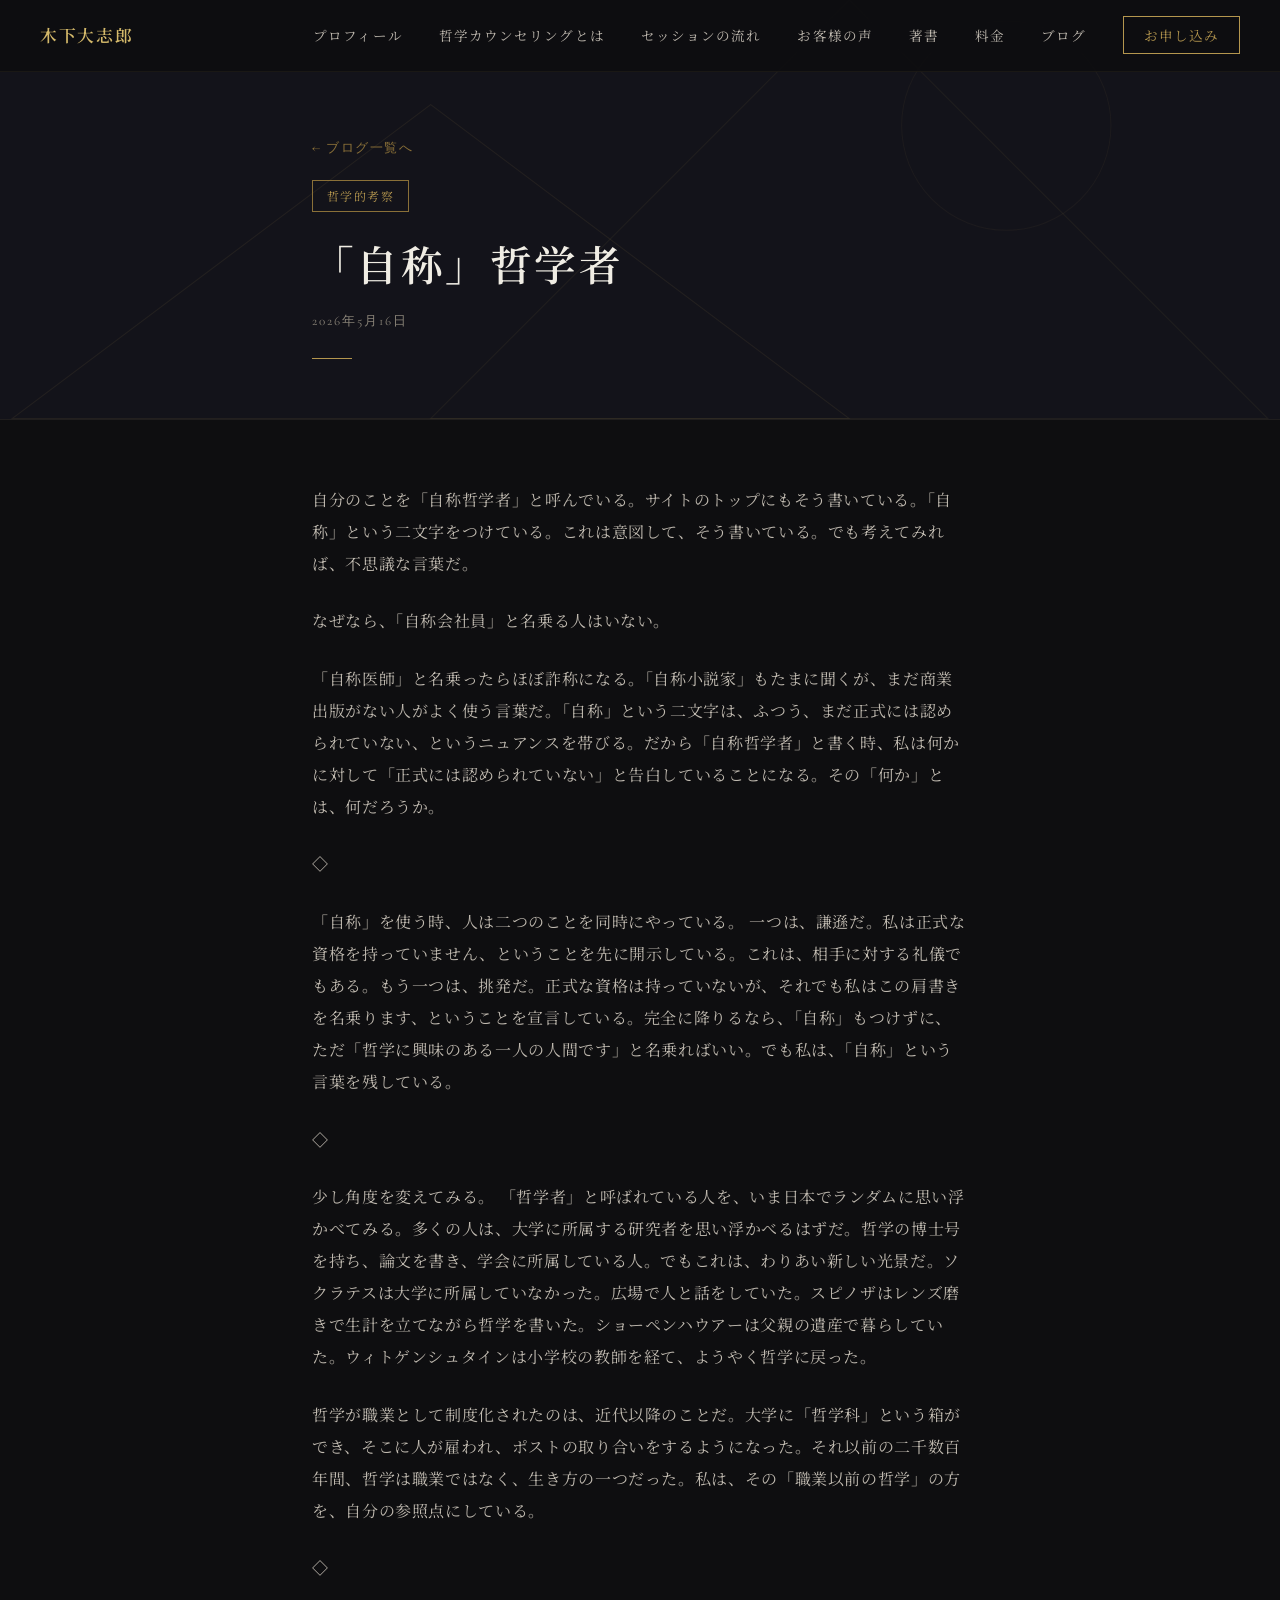
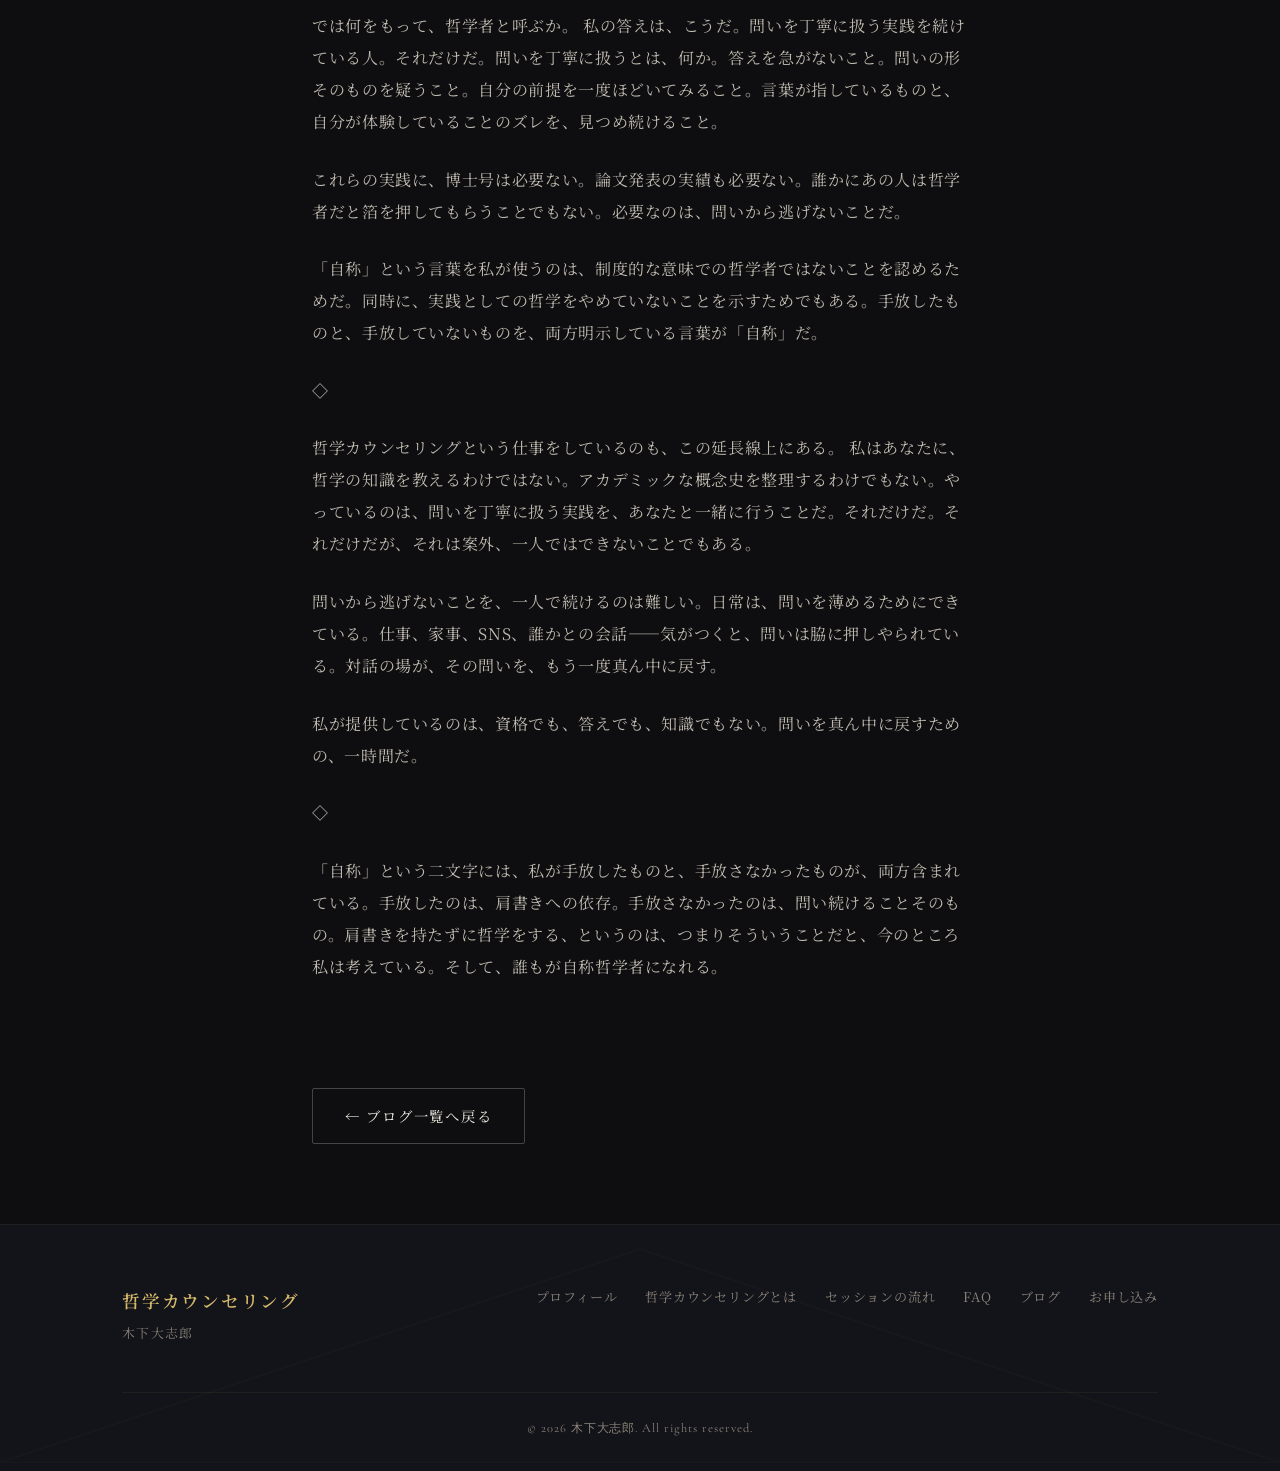
<file: blog-362c6c0b7c16806db6f7fe18a1190c4f.html>
<!DOCTYPE html>
<html lang="ja">
<head>
  <meta charset="UTF-8" />
  <meta name="viewport" content="width=device-width, initial-scale=1.0" />
  <title>「自称」哲学者 | 木下大志郎</title>
  <link rel="stylesheet" href="style.css" />
  <link rel="stylesheet" href="blog.css" />
  <link rel="preconnect" href="https://fonts.googleapis.com" />
  <link rel="preconnect" href="https://fonts.gstatic.com" crossorigin />
  <link href="https://fonts.googleapis.com/css2?family=Noto+Serif+JP:wght@300;400;600;700&family=Shippori+Mincho:wght@400;600;700&family=Cormorant+Garamond:ital,wght@0,300;0,400;0,600;1,300;1,400&display=swap" rel="stylesheet" />
</head>
<body>

<nav class="nav" id="nav">
  <a class="nav__logo" href="index.html">木下大志郎</a>
  <ul class="nav__links">
    <li><a href="index.html#about">プロフィール</a></li>
    <li><a href="index.html#what">哲学カウンセリングとは</a></li>
    <li><a href="index.html#flow">セッションの流れ</a></li>
    <li><a href="index.html#voices">お客様の声</a></li>
    <li><a href="index.html#books">著書</a></li>
    <li><a href="index.html#pricing">料金</a></li>
    <li><a href="blog.html">ブログ</a></li>
    <li><a href="index.html#contact" class="nav__cta">お申し込み</a></li>
  </ul>
  <button class="nav__hamburger" aria-label="メニューを開く">
    <span></span><span></span><span></span>
  </button>
</nav>

<main class="post-page">
  <div class="post-page__header">
    <div class="post-page__header-geo">
      <svg viewBox="0 0 1200 400" xmlns="http://www.w3.org/2000/svg">
        <polygon points="0,400 400,100 800,400" fill="none" stroke="rgba(180,150,80,0.10)" stroke-width="1"/>
        <polygon points="400,400 800,0 1200,400" fill="none" stroke="rgba(180,150,80,0.08)" stroke-width="1"/>
        <circle cx="950" cy="120" r="100" fill="none" stroke="rgba(180,150,80,0.06)" stroke-width="1"/>
      </svg>
    </div>
    <div class="container container--narrow">
      <a class="post-page__back" href="blog.html">← ブログ一覧へ</a>
      <div><span class="post-page__cat">哲学的考察</span></div>
      <h1 class="post-page__title">「自称」哲学者</h1>
      <p class="post-page__date">2026年5月16日</p>
      <div class="section__rule" style="margin: 0"></div>
    </div>
  </div>
  <div class="container container--narrow">
    <article class="post-content">
      <p>自分のことを「自称哲学者」と呼んでいる。サイトのトップにもそう書いている。「自称」という二文字をつけている。これは意図して、そう書いている。でも考えてみれば、不思議な言葉だ。</p>
<p>なぜなら、「自称会社員」と名乗る人はいない。</p>
<p>「自称医師」と名乗ったらほぼ詐称になる。「自称小説家」もたまに聞くが、まだ商業出版がない人がよく使う言葉だ。「自称」という二文字は、ふつう、まだ正式には認められていない、というニュアンスを帯びる。だから「自称哲学者」と書く時、私は何かに対して「正式には認められていない」と告白していることになる。その「何か」とは、何だろうか。</p>
<p>
◇</p>
<p>
「自称」を使う時、人は二つのことを同時にやっている。
一つは、謙遜だ。私は正式な資格を持っていません、ということを先に開示している。これは、相手に対する礼儀でもある。もう一つは、挑発だ。正式な資格は持っていないが、それでも私はこの肩書きを名乗ります、ということを宣言している。完全に降りるなら、「自称」もつけずに、ただ「哲学に興味のある一人の人間です」と名乗ればいい。でも私は、「自称」という言葉を残している。</p>
<p>
◇</p>
<p>
少し角度を変えてみる。
「哲学者」と呼ばれている人を、いま日本でランダムに思い浮かべてみる。多くの人は、大学に所属する研究者を思い浮かべるはずだ。哲学の博士号を持ち、論文を書き、学会に所属している人。でもこれは、わりあい新しい光景だ。ソクラテスは大学に所属していなかった。広場で人と話をしていた。スピノザはレンズ磨きで生計を立てながら哲学を書いた。ショーペンハウアーは父親の遺産で暮らしていた。ウィトゲンシュタインは小学校の教師を経て、ようやく哲学に戻った。</p>
<p>哲学が職業として制度化されたのは、近代以降のことだ。大学に「哲学科」という箱ができ、そこに人が雇われ、ポストの取り合いをするようになった。それ以前の二千数百年間、哲学は職業ではなく、生き方の一つだった。私は、その「職業以前の哲学」の方を、自分の参照点にしている。</p>
<p>
◇</p>
<p>
では何をもって、哲学者と呼ぶか。
私の答えは、こうだ。問いを丁寧に扱う実践を続けている人。それだけだ。問いを丁寧に扱うとは、何か。答えを急がないこと。問いの形そのものを疑うこと。自分の前提を一度ほどいてみること。言葉が指しているものと、自分が体験していることのズレを、見つめ続けること。</p>
<p>
これらの実践に、博士号は必要ない。論文発表の実績も必要ない。誰かにあの人は哲学者だと箔を押してもらうことでもない。必要なのは、問いから逃げないことだ。</p>
<p>
「自称」という言葉を私が使うのは、制度的な意味での哲学者ではないことを認めるためだ。同時に、実践としての哲学をやめていないことを示すためでもある。手放したものと、手放していないものを、両方明示している言葉が「自称」だ。</p>
<p>
◇</p>
<p>
哲学カウンセリングという仕事をしているのも、この延長線上にある。
私はあなたに、哲学の知識を教えるわけではない。アカデミックな概念史を整理するわけでもない。やっているのは、問いを丁寧に扱う実践を、あなたと一緒に行うことだ。それだけだ。それだけだが、それは案外、一人ではできないことでもある。</p>
<p>
問いから逃げないことを、一人で続けるのは難しい。日常は、問いを薄めるためにできている。仕事、家事、SNS、誰かとの会話——気がつくと、問いは脇に押しやられている。対話の場が、その問いを、もう一度真ん中に戻す。</p>
<p>
私が提供しているのは、資格でも、答えでも、知識でもない。問いを真ん中に戻すための、一時間だ。</p>
<p>
◇</p>
<p>
「自称」という二文字には、私が手放したものと、手放さなかったものが、両方含まれている。手放したのは、肩書きへの依存。手放さなかったのは、問い続けることそのもの。肩書きを持たずに哲学をする、というのは、つまりそういうことだと、今のところ私は考えている。そして、誰もが自称哲学者になれる。</p>

    </article>
    <div class="post-page__footer-nav">
      <a class="btn btn--ghost" href="blog.html">← ブログ一覧へ戻る</a>
    </div>
  </div>
</main>

<footer class="footer">
  <div class="footer__geo">
    <svg viewBox="0 0 1200 200" xmlns="http://www.w3.org/2000/svg">
      <polygon points="0,200 600,0 1200,200" fill="none" stroke="rgba(180,150,80,0.10)" stroke-width="1"/>
    </svg>
  </div>
  <div class="container">
    <div class="footer__inner">
      <div class="footer__brand">
        <p class="footer__name">哲学カウンセリング</p>
        <p class="footer__tagline">木下大志郎</p>
      </div>
      <nav class="footer__nav">
        <a href="index.html#about">プロフィール</a>
        <a href="index.html#what">哲学カウンセリングとは</a>
        <a href="index.html#flow">セッションの流れ</a>
        <a href="index.html#faq">FAQ</a>
        <a href="blog.html">ブログ</a>
        <a href="index.html#contact">お申し込み</a>
      </nav>
    </div>
    <div class="footer__bottom">
      <p class="footer__copy">&copy; 2026 木下大志郎. All rights reserved.</p>
    </div>
  </div>
</footer>
<script src="script.js"></script>
</body>
</html>
</file>
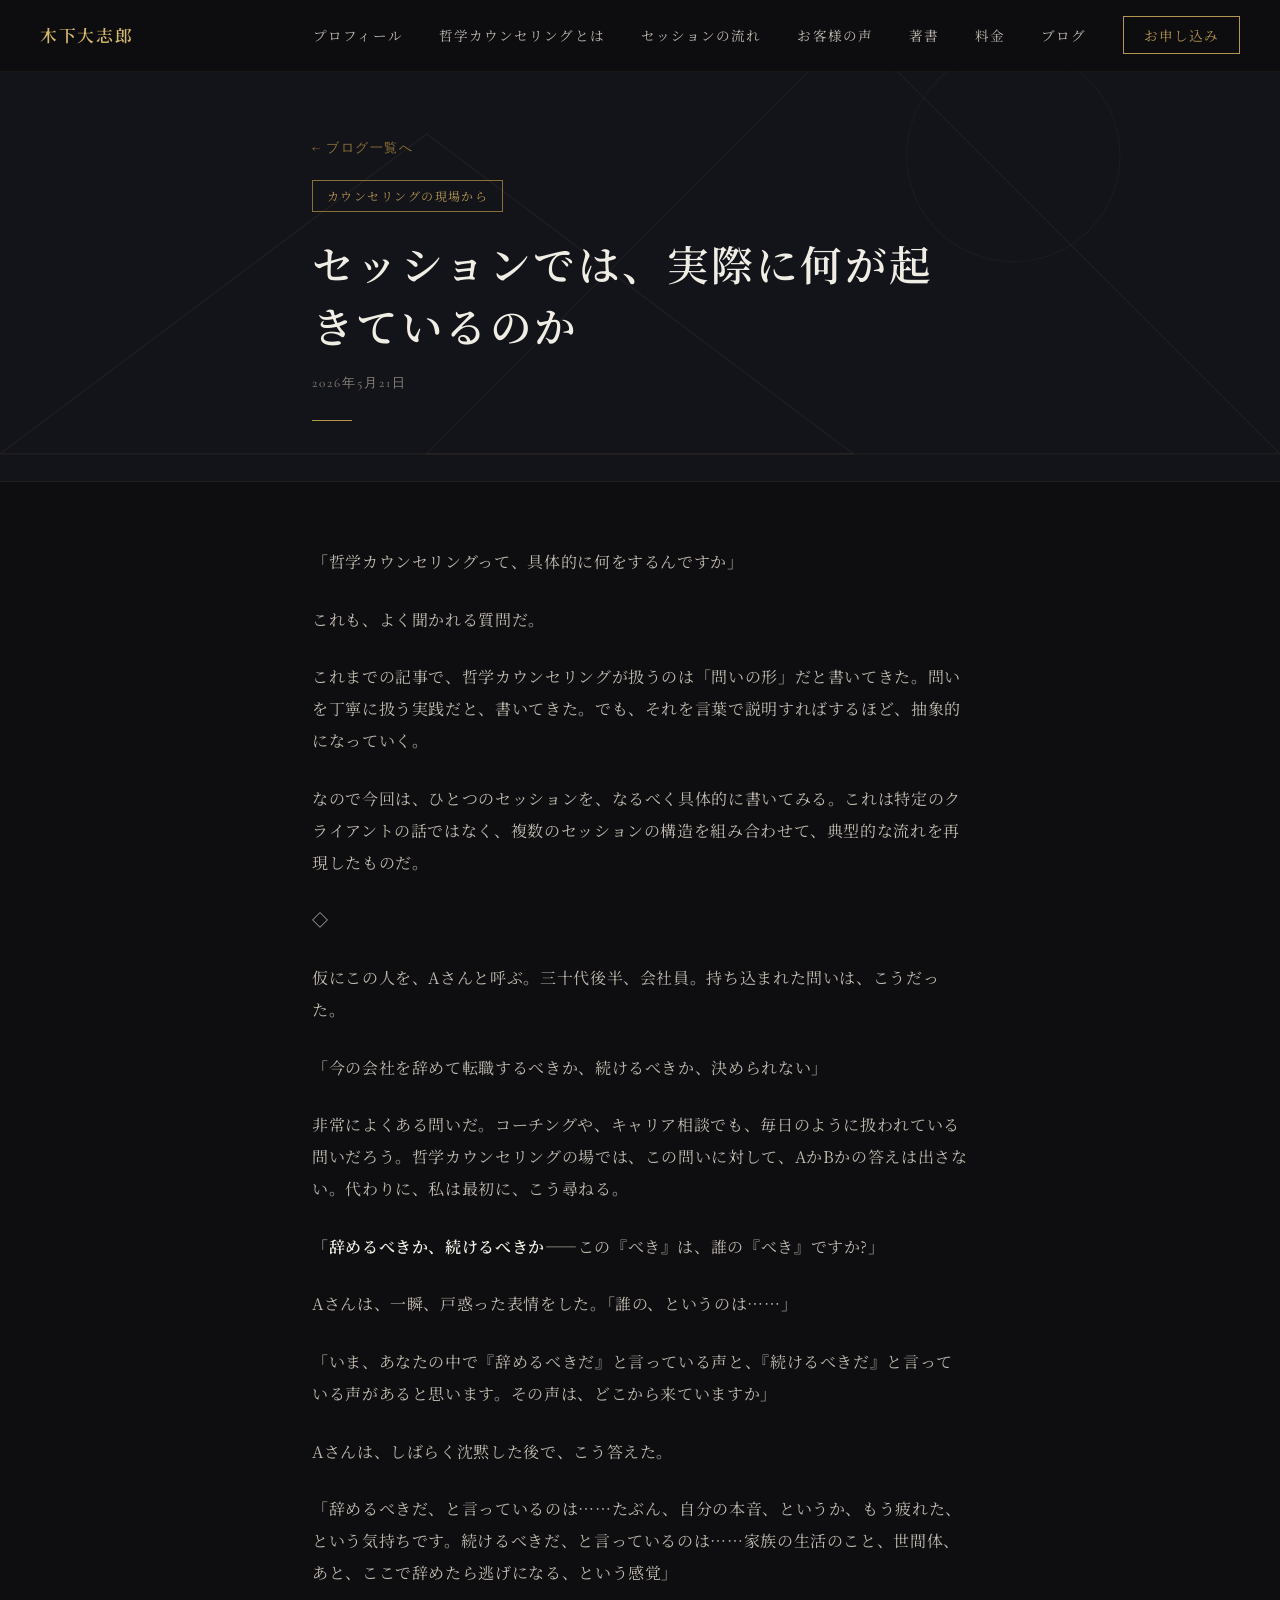
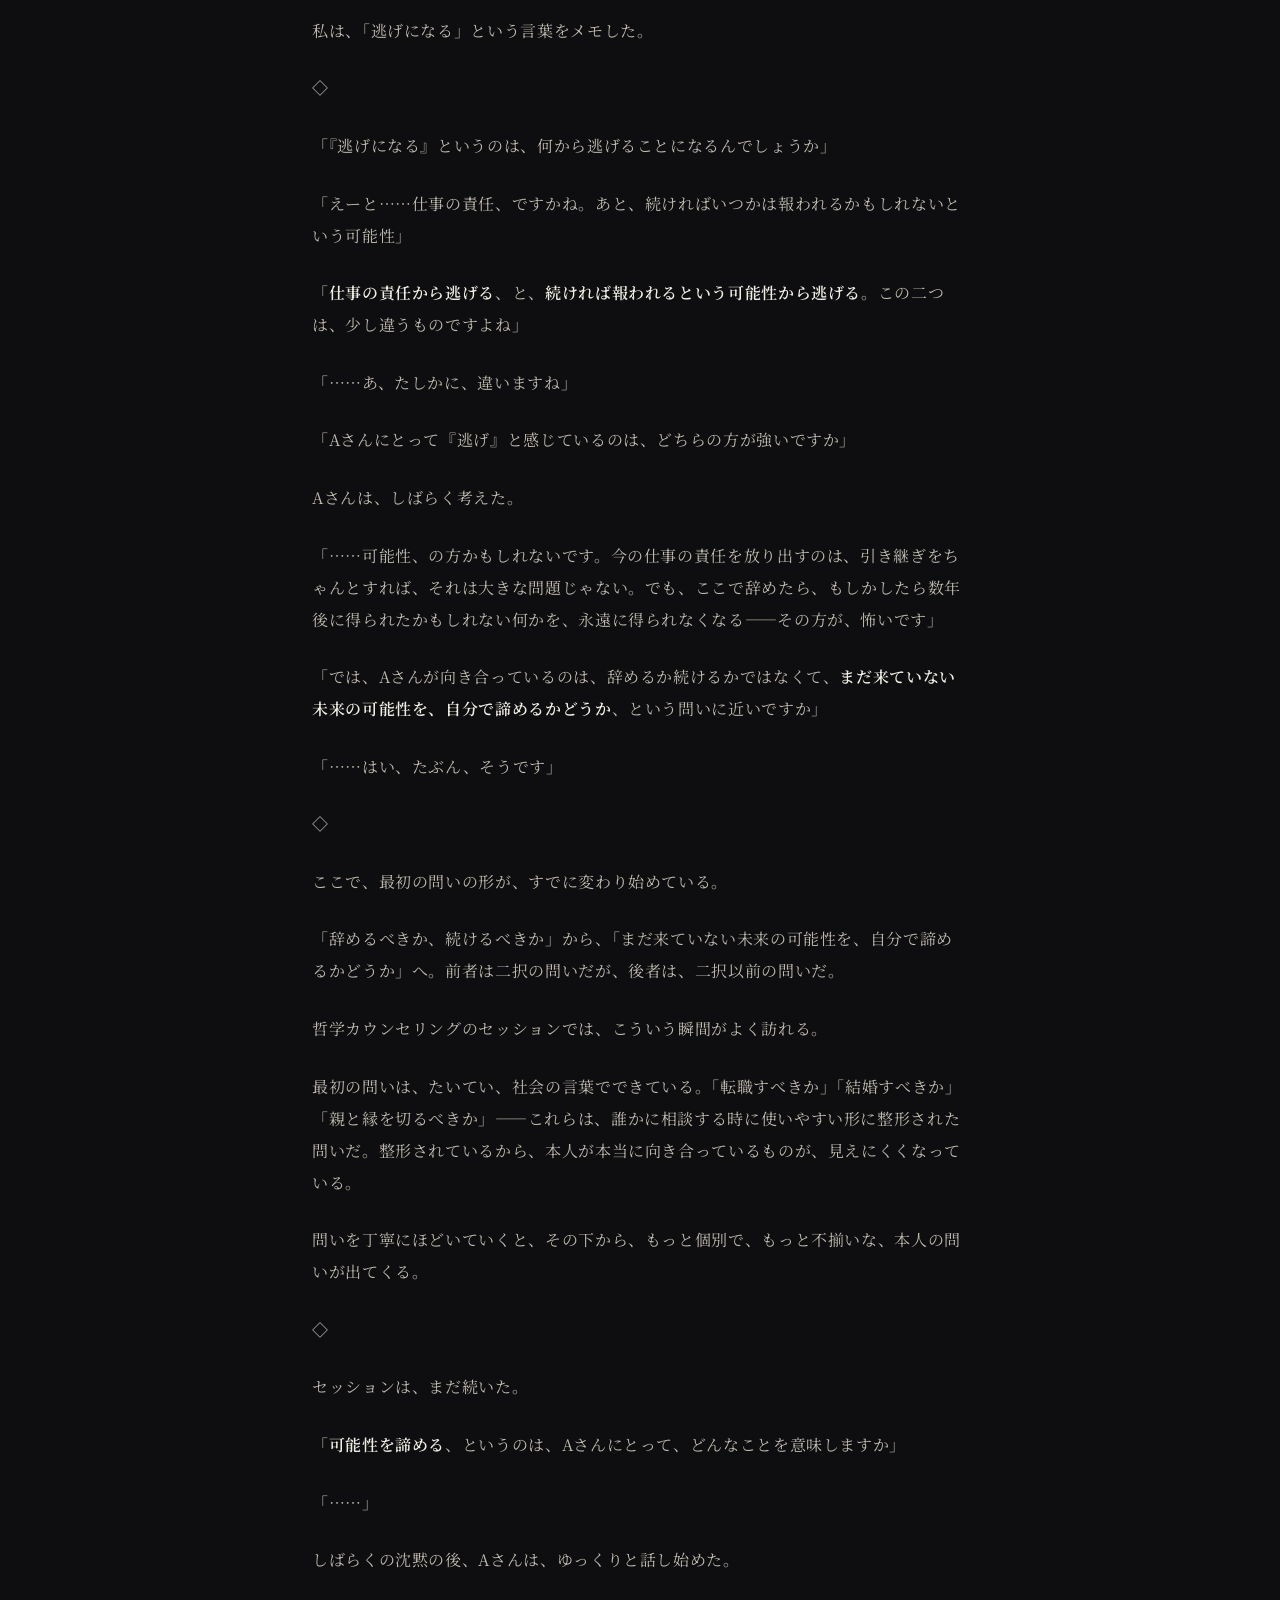
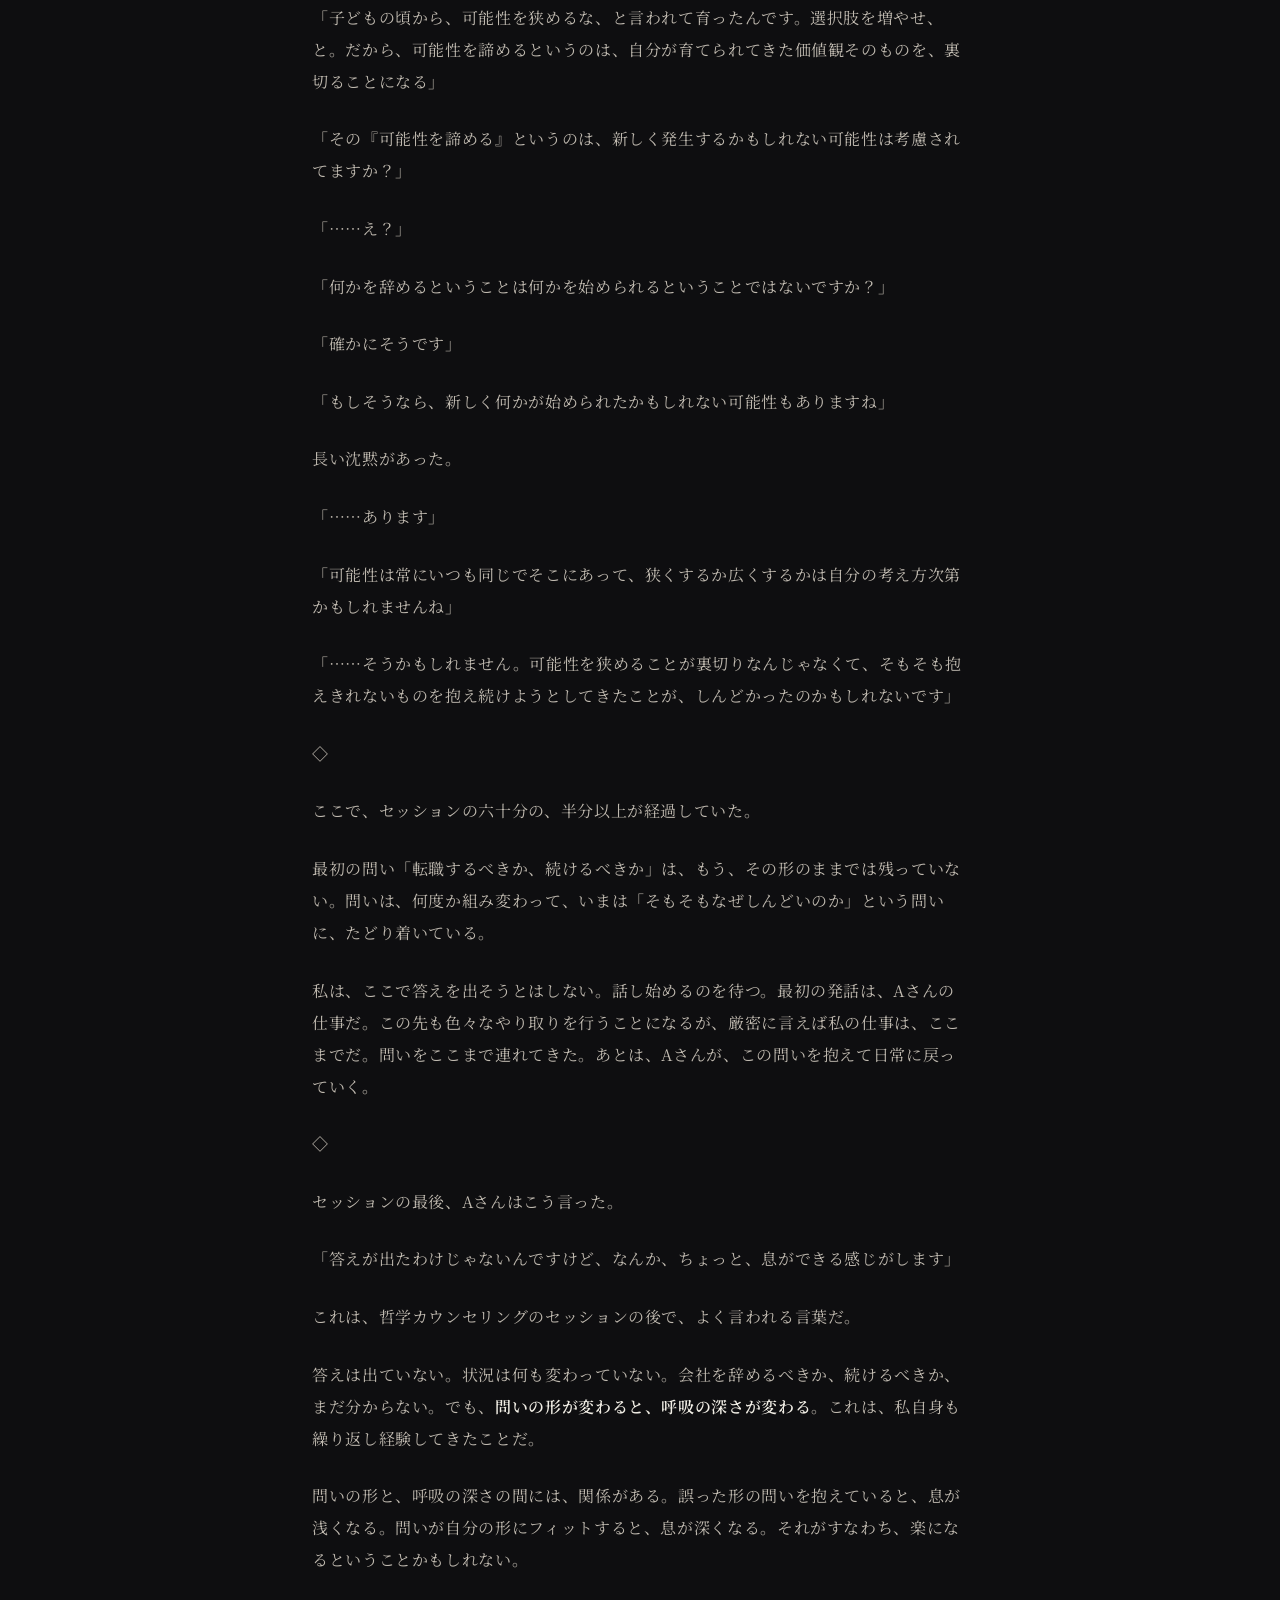
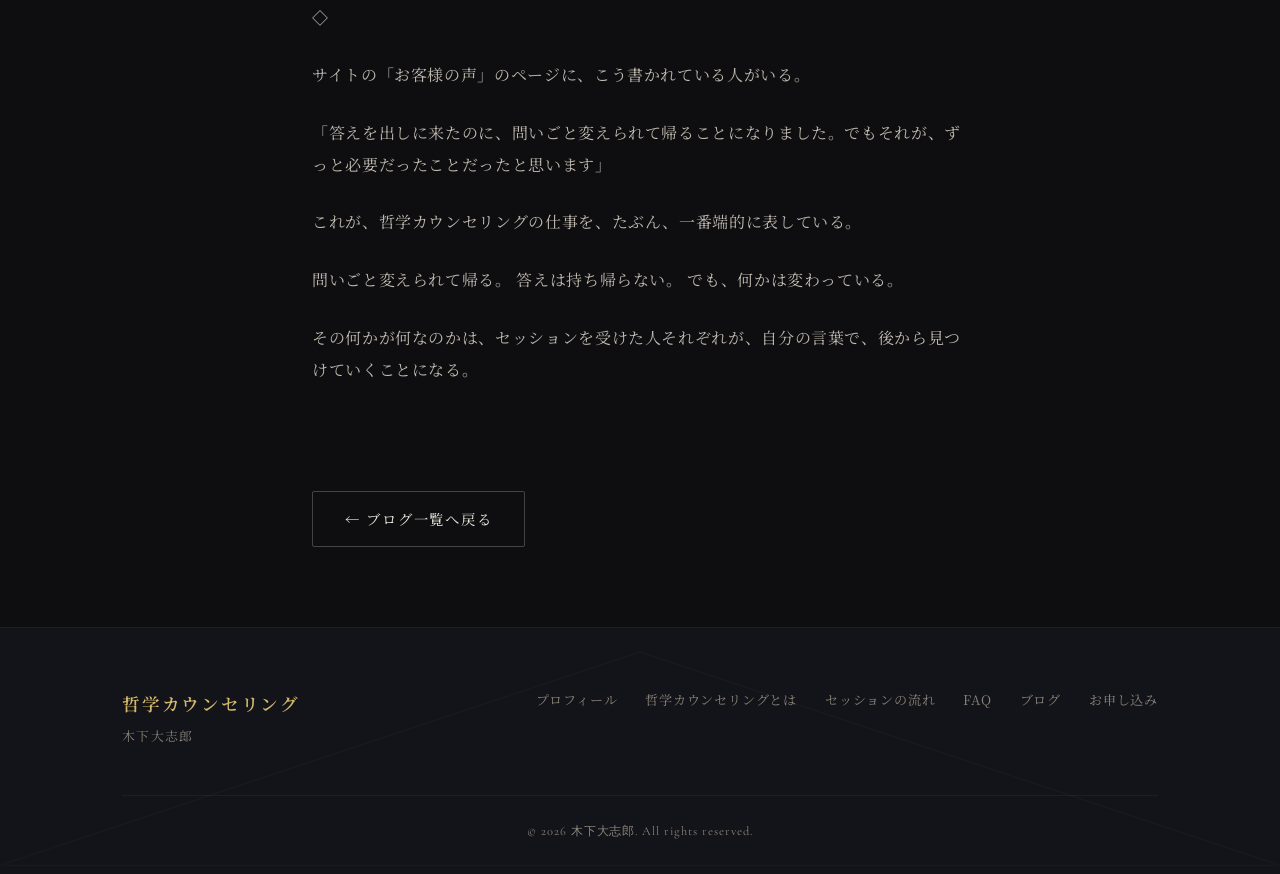
<file: blog-362c6c0b7c168083823bf0218eaad0a4.html>
<!DOCTYPE html>
<html lang="ja">
<head>
  <meta charset="UTF-8" />
  <meta name="viewport" content="width=device-width, initial-scale=1.0" />
  <title>セッションでは、実際に何が起きているのか | 木下大志郎</title>
  <link rel="stylesheet" href="style.css" />
  <link rel="stylesheet" href="blog.css" />
  <link rel="preconnect" href="https://fonts.googleapis.com" />
  <link rel="preconnect" href="https://fonts.gstatic.com" crossorigin />
  <link href="https://fonts.googleapis.com/css2?family=Noto+Serif+JP:wght@300;400;600;700&family=Shippori+Mincho:wght@400;600;700&family=Cormorant+Garamond:ital,wght@0,300;0,400;0,600;1,300;1,400&display=swap" rel="stylesheet" />
</head>
<body>

<nav class="nav" id="nav">
  <a class="nav__logo" href="index.html">木下大志郎</a>
  <ul class="nav__links">
    <li><a href="index.html#about">プロフィール</a></li>
    <li><a href="index.html#what">哲学カウンセリングとは</a></li>
    <li><a href="index.html#flow">セッションの流れ</a></li>
    <li><a href="index.html#voices">お客様の声</a></li>
    <li><a href="index.html#books">著書</a></li>
    <li><a href="index.html#pricing">料金</a></li>
    <li><a href="blog.html">ブログ</a></li>
    <li><a href="index.html#contact" class="nav__cta">お申し込み</a></li>
  </ul>
  <button class="nav__hamburger" aria-label="メニューを開く">
    <span></span><span></span><span></span>
  </button>
</nav>

<main class="post-page">
  <div class="post-page__header">
    <div class="post-page__header-geo">
      <svg viewBox="0 0 1200 400" xmlns="http://www.w3.org/2000/svg">
        <polygon points="0,400 400,100 800,400" fill="none" stroke="rgba(180,150,80,0.10)" stroke-width="1"/>
        <polygon points="400,400 800,0 1200,400" fill="none" stroke="rgba(180,150,80,0.08)" stroke-width="1"/>
        <circle cx="950" cy="120" r="100" fill="none" stroke="rgba(180,150,80,0.06)" stroke-width="1"/>
      </svg>
    </div>
    <div class="container container--narrow">
      <a class="post-page__back" href="blog.html">← ブログ一覧へ</a>
      <div><span class="post-page__cat">カウンセリングの現場から</span></div>
      <h1 class="post-page__title">セッションでは、実際に何が起きているのか</h1>
      <p class="post-page__date">2026年5月21日</p>
      <div class="section__rule" style="margin: 0"></div>
    </div>
  </div>
  <div class="container container--narrow">
    <article class="post-content">
      <p>「哲学カウンセリングって、具体的に何をするんですか」</p>
<p>これも、よく聞かれる質問だ。</p>
<p>これまでの記事で、哲学カウンセリングが扱うのは「問いの形」だと書いてきた。問いを丁寧に扱う実践だと、書いてきた。でも、それを言葉で説明すればするほど、抽象的になっていく。</p>
<p>なので今回は、ひとつのセッションを、なるべく具体的に書いてみる。これは特定のクライアントの話ではなく、複数のセッションの構造を組み合わせて、典型的な流れを再現したものだ。</p>
<p>◇</p>
<p>仮にこの人を、Aさんと呼ぶ。三十代後半、会社員。持ち込まれた問いは、こうだった。</p>
<p>「今の会社を辞めて転職するべきか、続けるべきか、決められない」</p>
<p>非常によくある問いだ。コーチングや、キャリア相談でも、毎日のように扱われている問いだろう。哲学カウンセリングの場では、この問いに対して、AかBかの答えは出さない。代わりに、私は最初に、こう尋ねる。</p>
<p>「<strong>辞めるべきか、続けるべきか</strong>——この『べき』は、誰の『べき』ですか?」</p>
<p>Aさんは、一瞬、戸惑った表情をした。「誰の、というのは……」</p>
<p>「いま、あなたの中で『辞めるべきだ』と言っている声と、『続けるべきだ』と言っている声があると思います。その声は、どこから来ていますか」</p>
<p>Aさんは、しばらく沈黙した後で、こう答えた。</p>
<p>「辞めるべきだ、と言っているのは……たぶん、自分の本音、というか、もう疲れた、という気持ちです。続けるべきだ、と言っているのは……家族の生活のこと、世間体、あと、ここで辞めたら逃げになる、という感覚」</p>
<p>私は、「逃げになる」という言葉をメモした。</p>
<p>◇</p>
<p>「『逃げになる』というのは、何から逃げることになるんでしょうか」</p>
<p>「えーと……仕事の責任、ですかね。あと、続ければいつかは報われるかもしれないという可能性」</p>
<p>「<strong>仕事の責任から逃げる</strong>、と、<strong>続ければ報われるという可能性から逃げる</strong>。この二つは、少し違うものですよね」</p>
<p>「……あ、たしかに、違いますね」</p>
<p>「Aさんにとって『逃げ』と感じているのは、どちらの方が強いですか」</p>
<p>Aさんは、しばらく考えた。</p>
<p>「……可能性、の方かもしれないです。今の仕事の責任を放り出すのは、引き継ぎをちゃんとすれば、それは大きな問題じゃない。でも、ここで辞めたら、もしかしたら数年後に得られたかもしれない何かを、永遠に得られなくなる——その方が、怖いです」</p>
<p>「では、Aさんが向き合っているのは、辞めるか続けるかではなくて、<strong>まだ来ていない未来の可能性を、自分で諦めるかどうか</strong>、という問いに近いですか」</p>
<p>「……はい、たぶん、そうです」</p>
<p>◇</p>
<p>ここで、最初の問いの形が、すでに変わり始めている。</p>
<p>「辞めるべきか、続けるべきか」から、「まだ来ていない未来の可能性を、自分で諦めるかどうか」へ。前者は二択の問いだが、後者は、二択以前の問いだ。</p>
<p>哲学カウンセリングのセッションでは、こういう瞬間がよく訪れる。</p>
<p>最初の問いは、たいてい、社会の言葉でできている。「転職すべきか」「結婚すべきか」「親と縁を切るべきか」——これらは、誰かに相談する時に使いやすい形に整形された問いだ。整形されているから、本人が本当に向き合っているものが、見えにくくなっている。</p>
<p>問いを丁寧にほどいていくと、その下から、もっと個別で、もっと不揃いな、本人の問いが出てくる。</p>
<p>◇</p>
<p>セッションは、まだ続いた。</p>
<p>「<strong>可能性を諦める</strong>、というのは、Aさんにとって、どんなことを意味しますか」</p>
<p>「……」</p>
<p>しばらくの沈黙の後、Aさんは、ゆっくりと話し始めた。</p>
<p>「子どもの頃から、可能性を狭めるな、と言われて育ったんです。選択肢を増やせ、と。だから、可能性を諦めるというのは、自分が育てられてきた価値観そのものを、裏切ることになる」</p>
<p>「その『可能性を諦める』というのは、新しく発生するかもしれない可能性は考慮されてますか？」</p>
<p>「……え？」</p>
<p>「何かを辞めるということは何かを始められるということではないですか？」</p>
<p>「確かにそうです」</p>
<p>「もしそうなら、新しく何かが始められたかもしれない可能性もありますね」</p>
<p>長い沈黙があった。</p>
<p>「……あります」</p>
<p>「可能性は常にいつも同じでそこにあって、狭くするか広くするかは自分の考え方次第かもしれませんね」</p>
<p>「……そうかもしれません。可能性を狭めることが裏切りなんじゃなくて、そもそも抱えきれないものを抱え続けようとしてきたことが、しんどかったのかもしれないです」</p>
<p>◇</p>
<p>ここで、セッションの六十分の、半分以上が経過していた。</p>
<p>最初の問い「転職するべきか、続けるべきか」は、もう、その形のままでは残っていない。問いは、何度か組み変わって、いまは「そもそもなぜしんどいのか」という問いに、たどり着いている。</p>
<p>私は、ここで答えを出そうとはしない。話し始めるのを待つ。最初の発話は、Aさんの仕事だ。この先も色々なやり取りを行うことになるが、厳密に言えば私の仕事は、ここまでだ。問いをここまで連れてきた。あとは、Aさんが、この問いを抱えて日常に戻っていく。</p>
<p>◇</p>
<p>セッションの最後、Aさんはこう言った。</p>
<p>「答えが出たわけじゃないんですけど、なんか、ちょっと、息ができる感じがします」</p>
<p>これは、哲学カウンセリングのセッションの後で、よく言われる言葉だ。</p>
<p>答えは出ていない。状況は何も変わっていない。会社を辞めるべきか、続けるべきか、まだ分からない。でも、<strong>問いの形が変わると、呼吸の深さが変わる</strong>。これは、私自身も繰り返し経験してきたことだ。</p>
<p>問いの形と、呼吸の深さの間には、関係がある。誤った形の問いを抱えていると、息が浅くなる。問いが自分の形にフィットすると、息が深くなる。それがすなわち、楽になるということかもしれない。</p>
<p>◇</p>
<p>サイトの「お客様の声」のページに、こう書かれている人がいる。</p>
<p>「答えを出しに来たのに、問いごと変えられて帰ることになりました。でもそれが、ずっと必要だったことだったと思います」</p>
<p>これが、哲学カウンセリングの仕事を、たぶん、一番端的に表している。</p>
<p>問いごと変えられて帰る。
答えは持ち帰らない。
でも、何かは変わっている。</p>
<p>その何かが何なのかは、セッションを受けた人それぞれが、自分の言葉で、後から見つけていくことになる。</p>

    </article>
    <div class="post-page__footer-nav">
      <a class="btn btn--ghost" href="blog.html">← ブログ一覧へ戻る</a>
    </div>
  </div>
</main>

<footer class="footer">
  <div class="footer__geo">
    <svg viewBox="0 0 1200 200" xmlns="http://www.w3.org/2000/svg">
      <polygon points="0,200 600,0 1200,200" fill="none" stroke="rgba(180,150,80,0.10)" stroke-width="1"/>
    </svg>
  </div>
  <div class="container">
    <div class="footer__inner">
      <div class="footer__brand">
        <p class="footer__name">哲学カウンセリング</p>
        <p class="footer__tagline">木下大志郎</p>
      </div>
      <nav class="footer__nav">
        <a href="index.html#about">プロフィール</a>
        <a href="index.html#what">哲学カウンセリングとは</a>
        <a href="index.html#flow">セッションの流れ</a>
        <a href="index.html#faq">FAQ</a>
        <a href="blog.html">ブログ</a>
        <a href="index.html#contact">お申し込み</a>
      </nav>
    </div>
    <div class="footer__bottom">
      <p class="footer__copy">&copy; 2026 木下大志郎. All rights reserved.</p>
    </div>
  </div>
</footer>
<script src="script.js"></script>
</body>
</html>
</file>
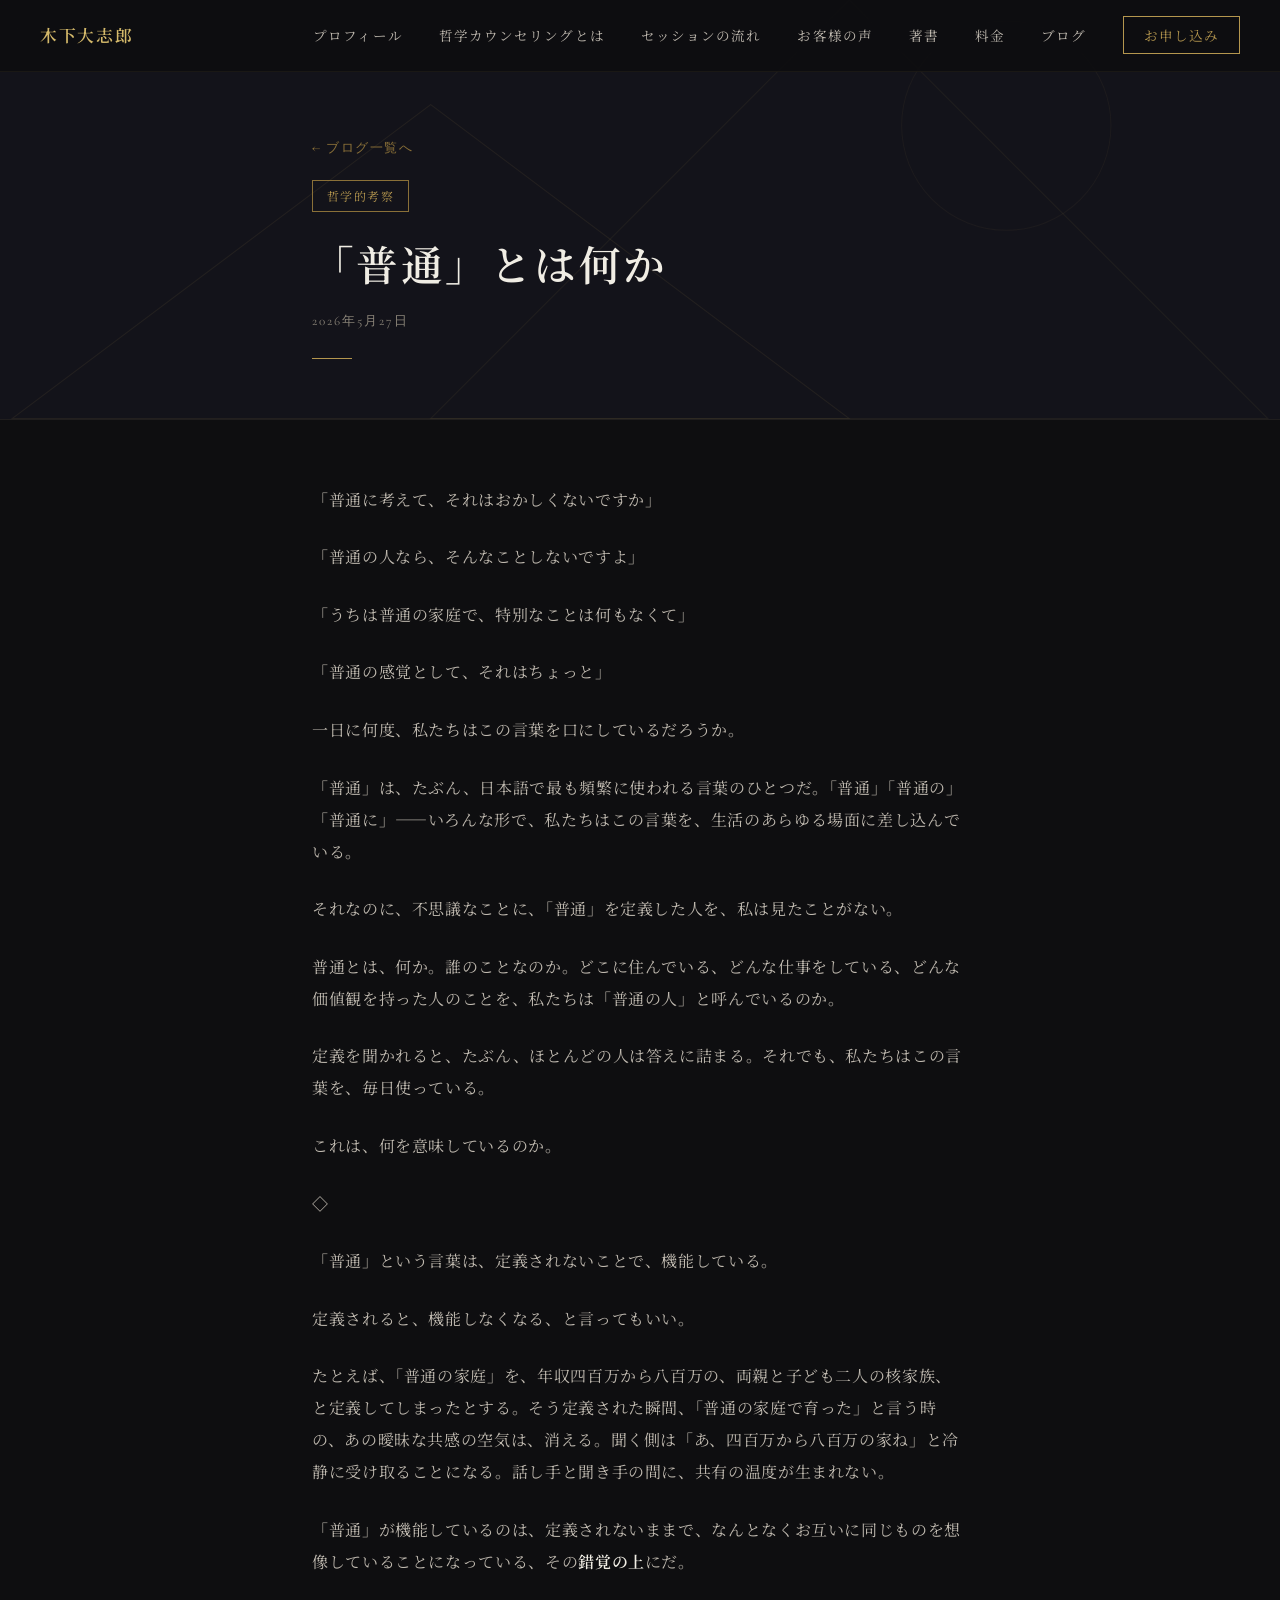
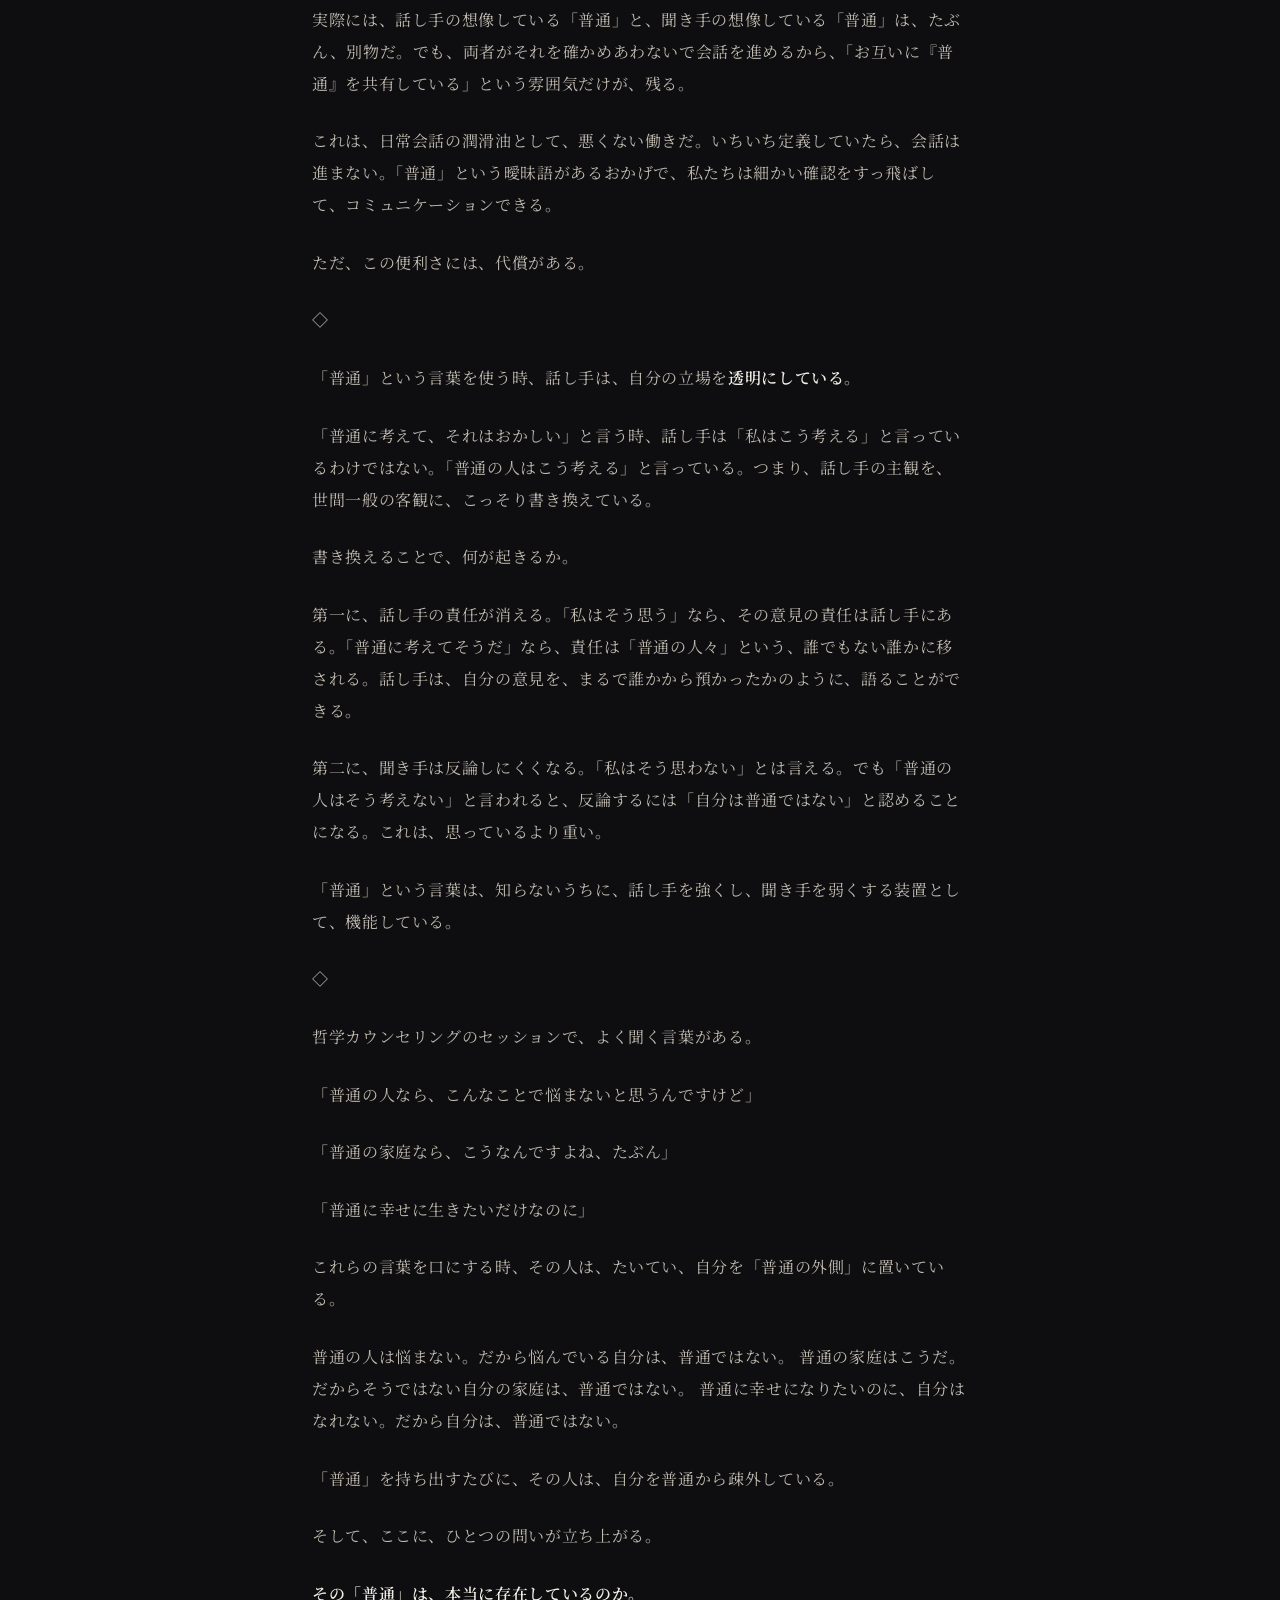
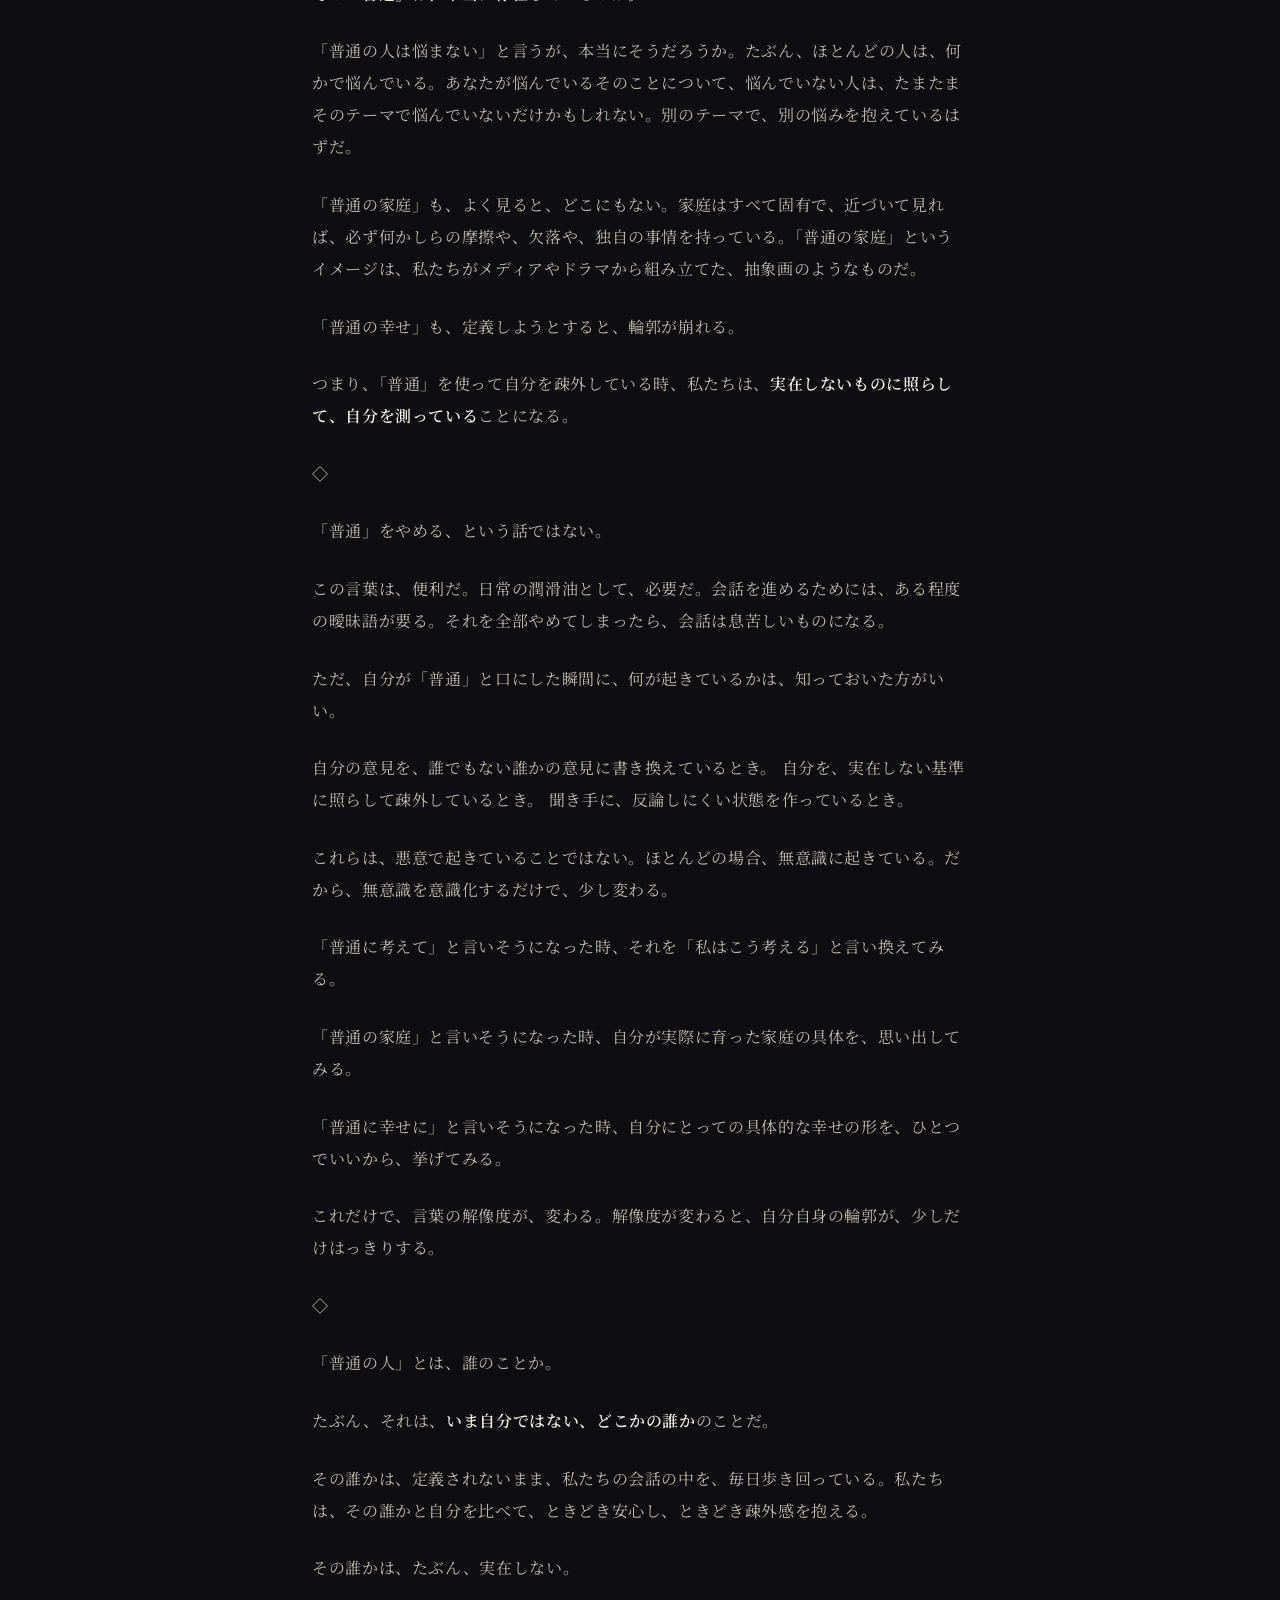
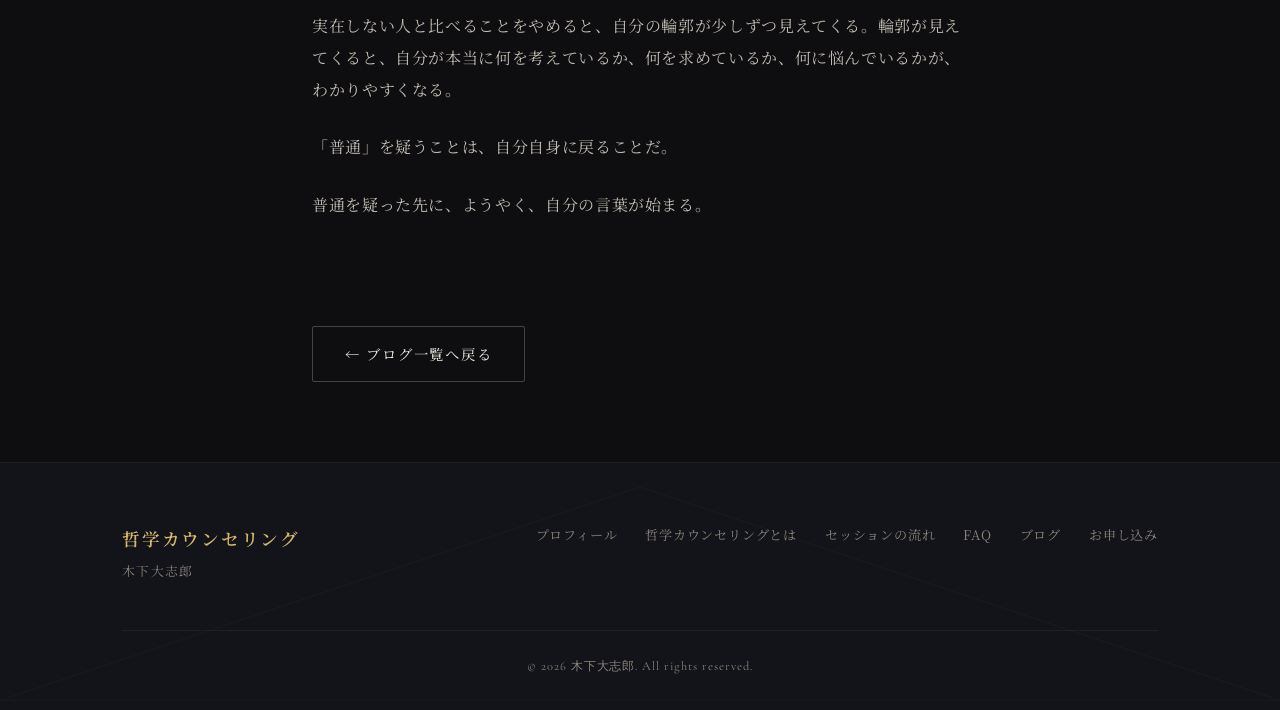
<file: blog-36ac6c0b7c16802a8347c965126df9f9.html>
<!DOCTYPE html>
<html lang="ja">
<head>
  <meta charset="UTF-8" />
  <meta name="viewport" content="width=device-width, initial-scale=1.0" />
  <title>「普通」とは何か | 木下大志郎</title>
  <link rel="stylesheet" href="style.css" />
  <link rel="stylesheet" href="blog.css" />
  <link rel="preconnect" href="https://fonts.googleapis.com" />
  <link rel="preconnect" href="https://fonts.gstatic.com" crossorigin />
  <link href="https://fonts.googleapis.com/css2?family=Noto+Serif+JP:wght@300;400;600;700&family=Shippori+Mincho:wght@400;600;700&family=Cormorant+Garamond:ital,wght@0,300;0,400;0,600;1,300;1,400&display=swap" rel="stylesheet" />
</head>
<body>

<nav class="nav" id="nav">
  <a class="nav__logo" href="index.html">木下大志郎</a>
  <ul class="nav__links">
    <li><a href="index.html#about">プロフィール</a></li>
    <li><a href="index.html#what">哲学カウンセリングとは</a></li>
    <li><a href="index.html#flow">セッションの流れ</a></li>
    <li><a href="index.html#voices">お客様の声</a></li>
    <li><a href="index.html#books">著書</a></li>
    <li><a href="index.html#pricing">料金</a></li>
    <li><a href="blog.html">ブログ</a></li>
    <li><a href="index.html#contact" class="nav__cta">お申し込み</a></li>
  </ul>
  <button class="nav__hamburger" aria-label="メニューを開く">
    <span></span><span></span><span></span>
  </button>
</nav>

<main class="post-page">
  <div class="post-page__header">
    <div class="post-page__header-geo">
      <svg viewBox="0 0 1200 400" xmlns="http://www.w3.org/2000/svg">
        <polygon points="0,400 400,100 800,400" fill="none" stroke="rgba(180,150,80,0.10)" stroke-width="1"/>
        <polygon points="400,400 800,0 1200,400" fill="none" stroke="rgba(180,150,80,0.08)" stroke-width="1"/>
        <circle cx="950" cy="120" r="100" fill="none" stroke="rgba(180,150,80,0.06)" stroke-width="1"/>
      </svg>
    </div>
    <div class="container container--narrow">
      <a class="post-page__back" href="blog.html">← ブログ一覧へ</a>
      <div><span class="post-page__cat">哲学的考察</span></div>
      <h1 class="post-page__title">「普通」とは何か</h1>
      <p class="post-page__date">2026年5月27日</p>
      <div class="section__rule" style="margin: 0"></div>
    </div>
  </div>
  <div class="container container--narrow">
    <article class="post-content">
      <p>「普通に考えて、それはおかしくないですか」</p>
<p>「普通の人なら、そんなことしないですよ」</p>
<p>「うちは普通の家庭で、特別なことは何もなくて」</p>
<p>「普通の感覚として、それはちょっと」</p>
<p>一日に何度、私たちはこの言葉を口にしているだろうか。</p>
<p>「普通」は、たぶん、日本語で最も頻繁に使われる言葉のひとつだ。「普通」「普通の」「普通に」——いろんな形で、私たちはこの言葉を、生活のあらゆる場面に差し込んでいる。</p>
<p>それなのに、不思議なことに、「普通」を定義した人を、私は見たことがない。</p>
<p>普通とは、何か。誰のことなのか。どこに住んでいる、どんな仕事をしている、どんな価値観を持った人のことを、私たちは「普通の人」と呼んでいるのか。</p>
<p>定義を聞かれると、たぶん、ほとんどの人は答えに詰まる。それでも、私たちはこの言葉を、毎日使っている。</p>
<p>これは、何を意味しているのか。</p>
<p>◇</p>
<p>「普通」という言葉は、定義されないことで、機能している。</p>
<p>定義されると、機能しなくなる、と言ってもいい。</p>
<p>たとえば、「普通の家庭」を、年収四百万から八百万の、両親と子ども二人の核家族、と定義してしまったとする。そう定義された瞬間、「普通の家庭で育った」と言う時の、あの曖昧な共感の空気は、消える。聞く側は「あ、四百万から八百万の家ね」と冷静に受け取ることになる。話し手と聞き手の間に、共有の温度が生まれない。</p>
<p>「普通」が機能しているのは、定義されないままで、なんとなくお互いに同じものを想像していることになっている、その<strong>錯覚の上</strong>にだ。</p>
<p>実際には、話し手の想像している「普通」と、聞き手の想像している「普通」は、たぶん、別物だ。でも、両者がそれを確かめあわないで会話を進めるから、「お互いに『普通』を共有している」という雰囲気だけが、残る。</p>
<p>これは、日常会話の潤滑油として、悪くない働きだ。いちいち定義していたら、会話は進まない。「普通」という曖昧語があるおかげで、私たちは細かい確認をすっ飛ばして、コミュニケーションできる。</p>
<p>ただ、この便利さには、代償がある。</p>
<p>◇</p>
<p>「普通」という言葉を使う時、話し手は、自分の立場を<strong>透明にしている</strong>。</p>
<p>「普通に考えて、それはおかしい」と言う時、話し手は「私はこう考える」と言っているわけではない。「普通の人はこう考える」と言っている。つまり、話し手の主観を、世間一般の客観に、こっそり書き換えている。</p>
<p>書き換えることで、何が起きるか。</p>
<p>第一に、話し手の責任が消える。「私はそう思う」なら、その意見の責任は話し手にある。「普通に考えてそうだ」なら、責任は「普通の人々」という、誰でもない誰かに移される。話し手は、自分の意見を、まるで誰かから預かったかのように、語ることができる。</p>
<p>第二に、聞き手は反論しにくくなる。「私はそう思わない」とは言える。でも「普通の人はそう考えない」と言われると、反論するには「自分は普通ではない」と認めることになる。これは、思っているより重い。</p>
<p>「普通」という言葉は、知らないうちに、話し手を強くし、聞き手を弱くする装置として、機能している。</p>
<p>◇</p>
<p>哲学カウンセリングのセッションで、よく聞く言葉がある。</p>
<p>「普通の人なら、こんなことで悩まないと思うんですけど」</p>
<p>「普通の家庭なら、こうなんですよね、たぶん」</p>
<p>「普通に幸せに生きたいだけなのに」</p>
<p>これらの言葉を口にする時、その人は、たいてい、自分を「普通の外側」に置いている。</p>
<p>普通の人は悩まない。だから悩んでいる自分は、普通ではない。
普通の家庭はこうだ。だからそうではない自分の家庭は、普通ではない。
普通に幸せになりたいのに、自分はなれない。だから自分は、普通ではない。</p>
<p>「普通」を持ち出すたびに、その人は、自分を普通から疎外している。</p>
<p>そして、ここに、ひとつの問いが立ち上がる。</p>
<p><strong>その「普通」は、本当に存在しているのか。</strong></p>
<p>「普通の人は悩まない」と言うが、本当にそうだろうか。たぶん、ほとんどの人は、何かで悩んでいる。あなたが悩んでいるそのことについて、悩んでいない人は、たまたまそのテーマで悩んでいないだけかもしれない。別のテーマで、別の悩みを抱えているはずだ。</p>
<p>「普通の家庭」も、よく見ると、どこにもない。家庭はすべて固有で、近づいて見れば、必ず何かしらの摩擦や、欠落や、独自の事情を持っている。「普通の家庭」というイメージは、私たちがメディアやドラマから組み立てた、抽象画のようなものだ。</p>
<p>「普通の幸せ」も、定義しようとすると、輪郭が崩れる。</p>
<p>つまり、「普通」を使って自分を疎外している時、私たちは、<strong>実在しないものに照らして、自分を測っている</strong>ことになる。</p>
<p>◇</p>
<p>「普通」をやめる、という話ではない。</p>
<p>この言葉は、便利だ。日常の潤滑油として、必要だ。会話を進めるためには、ある程度の曖昧語が要る。それを全部やめてしまったら、会話は息苦しいものになる。</p>
<p>ただ、自分が「普通」と口にした瞬間に、何が起きているかは、知っておいた方がいい。</p>
<p>自分の意見を、誰でもない誰かの意見に書き換えているとき。
自分を、実在しない基準に照らして疎外しているとき。
聞き手に、反論しにくい状態を作っているとき。</p>
<p>これらは、悪意で起きていることではない。ほとんどの場合、無意識に起きている。だから、無意識を意識化するだけで、少し変わる。</p>
<p>「普通に考えて」と言いそうになった時、それを「私はこう考える」と言い換えてみる。</p>
<p>「普通の家庭」と言いそうになった時、自分が実際に育った家庭の具体を、思い出してみる。</p>
<p>「普通に幸せに」と言いそうになった時、自分にとっての具体的な幸せの形を、ひとつでいいから、挙げてみる。</p>
<p>これだけで、言葉の解像度が、変わる。解像度が変わると、自分自身の輪郭が、少しだけはっきりする。</p>
<p>◇</p>
<p>「普通の人」とは、誰のことか。</p>
<p>たぶん、それは、<strong>いま自分ではない、どこかの誰か</strong>のことだ。</p>
<p>その誰かは、定義されないまま、私たちの会話の中を、毎日歩き回っている。私たちは、その誰かと自分を比べて、ときどき安心し、ときどき疎外感を抱える。</p>
<p>その誰かは、たぶん、実在しない。</p>
<p>実在しない人と比べることをやめると、自分の輪郭が少しずつ見えてくる。輪郭が見えてくると、自分が本当に何を考えているか、何を求めているか、何に悩んでいるかが、わかりやすくなる。</p>
<p>「普通」を疑うことは、自分自身に戻ることだ。</p>
<p>普通を疑った先に、ようやく、自分の言葉が始まる。</p>

    </article>
    <div class="post-page__footer-nav">
      <a class="btn btn--ghost" href="blog.html">← ブログ一覧へ戻る</a>
    </div>
  </div>
</main>

<footer class="footer">
  <div class="footer__geo">
    <svg viewBox="0 0 1200 200" xmlns="http://www.w3.org/2000/svg">
      <polygon points="0,200 600,0 1200,200" fill="none" stroke="rgba(180,150,80,0.10)" stroke-width="1"/>
    </svg>
  </div>
  <div class="container">
    <div class="footer__inner">
      <div class="footer__brand">
        <p class="footer__name">哲学カウンセリング</p>
        <p class="footer__tagline">木下大志郎</p>
      </div>
      <nav class="footer__nav">
        <a href="index.html#about">プロフィール</a>
        <a href="index.html#what">哲学カウンセリングとは</a>
        <a href="index.html#flow">セッションの流れ</a>
        <a href="index.html#faq">FAQ</a>
        <a href="blog.html">ブログ</a>
        <a href="index.html#contact">お申し込み</a>
      </nav>
    </div>
    <div class="footer__bottom">
      <p class="footer__copy">&copy; 2026 木下大志郎. All rights reserved.</p>
    </div>
  </div>
</footer>
<script src="script.js"></script>
</body>
</html>
</file>
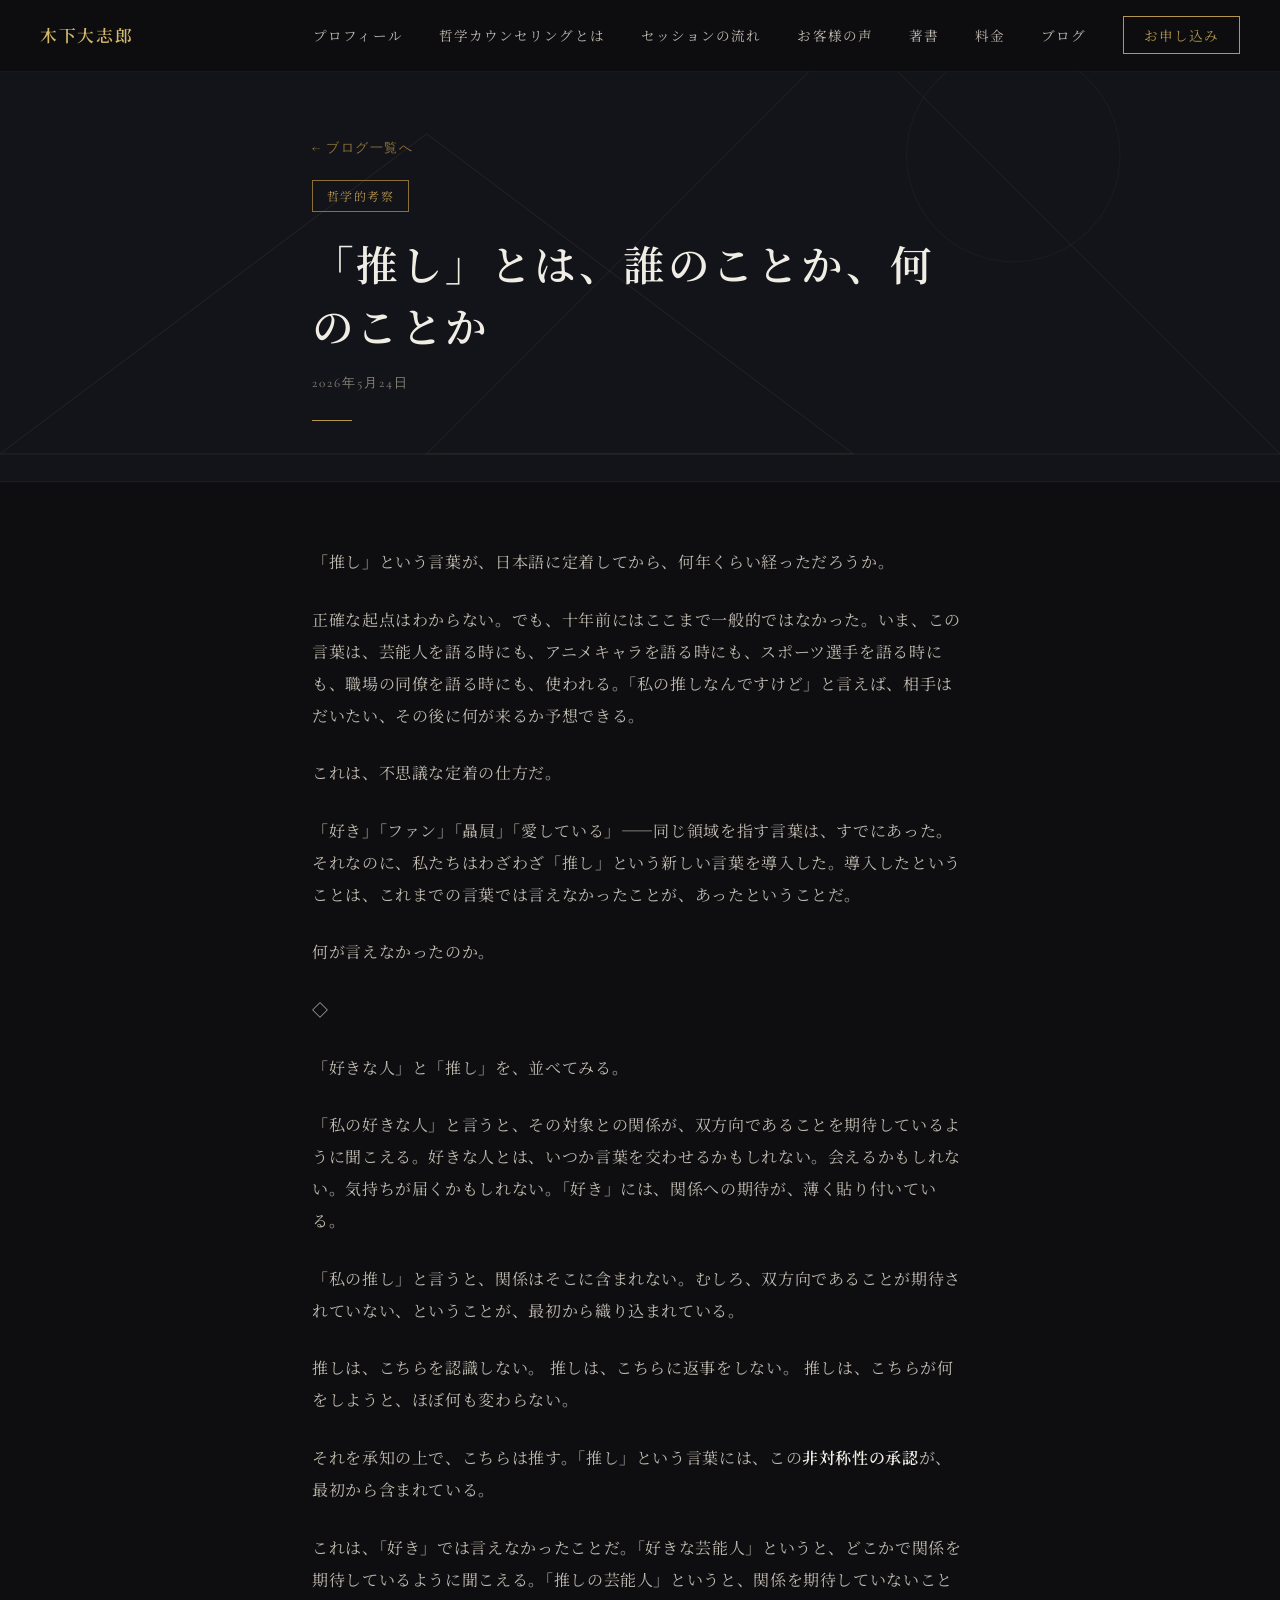
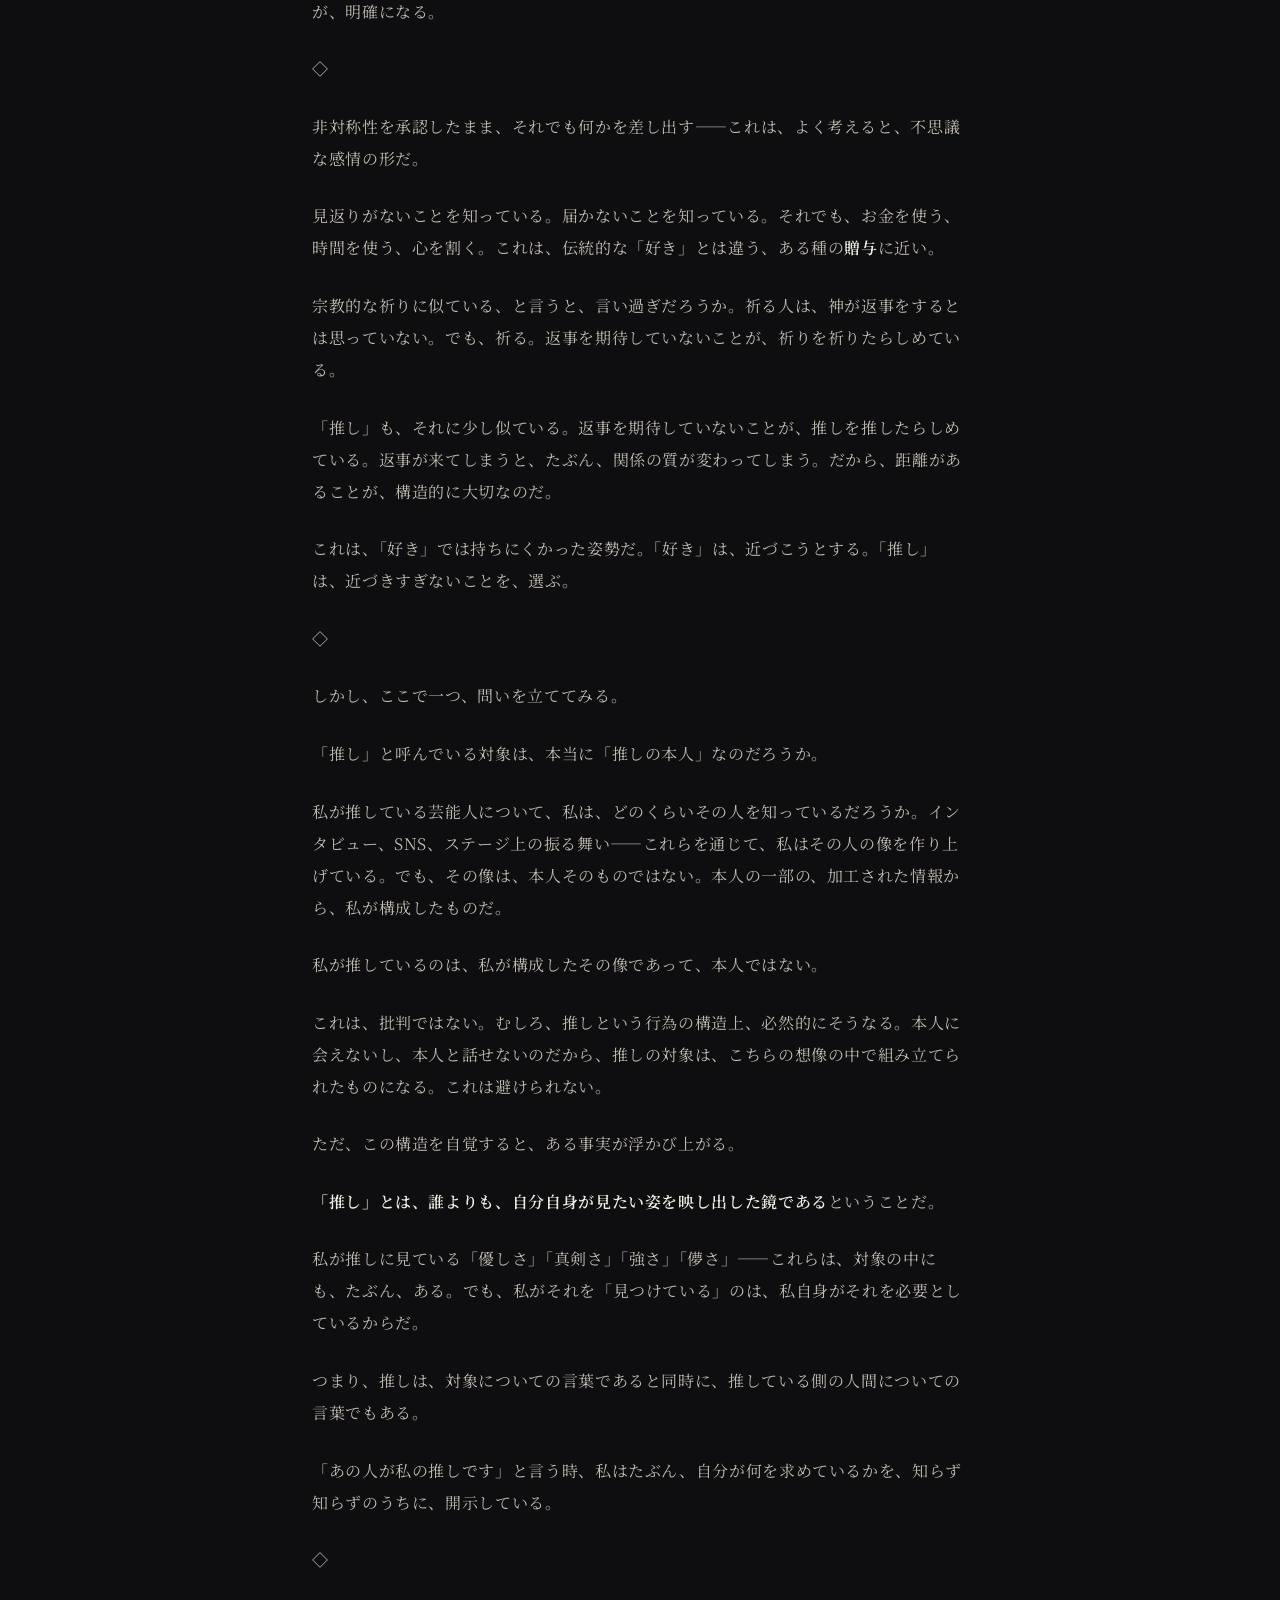
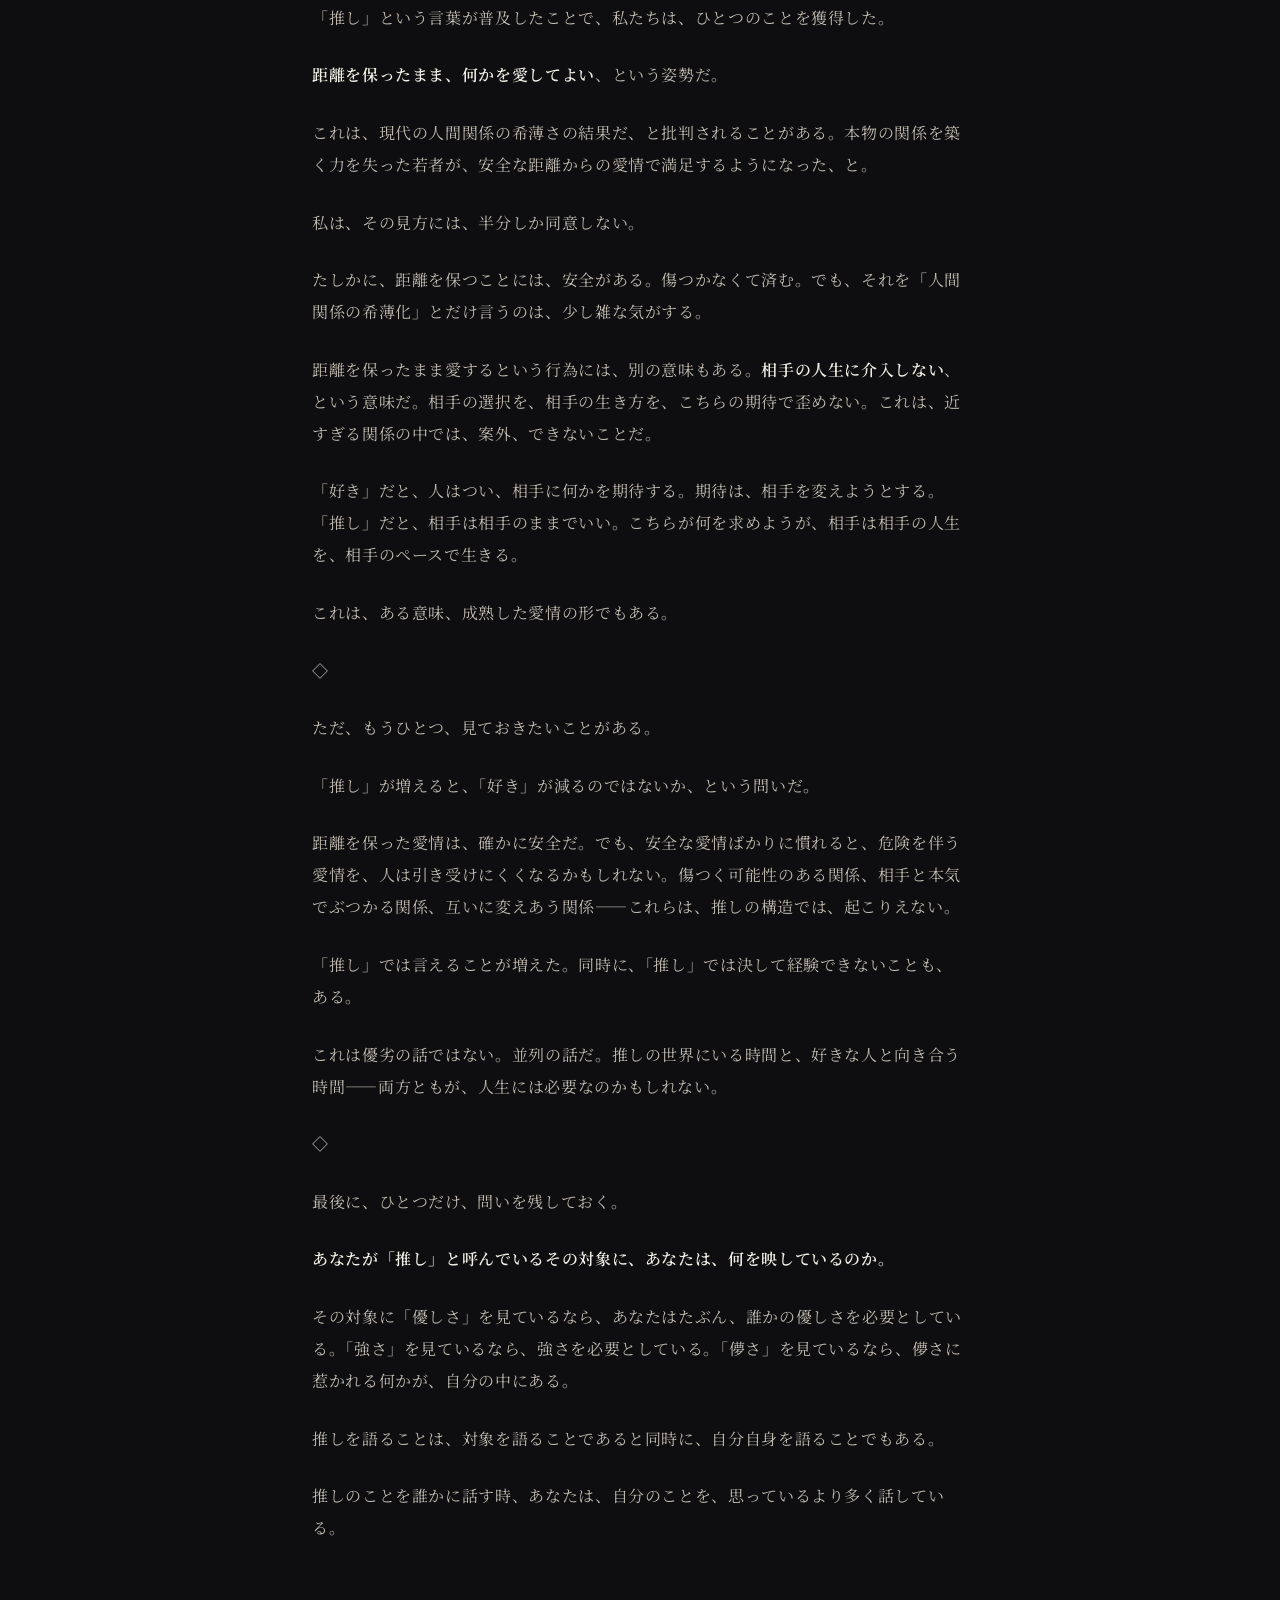
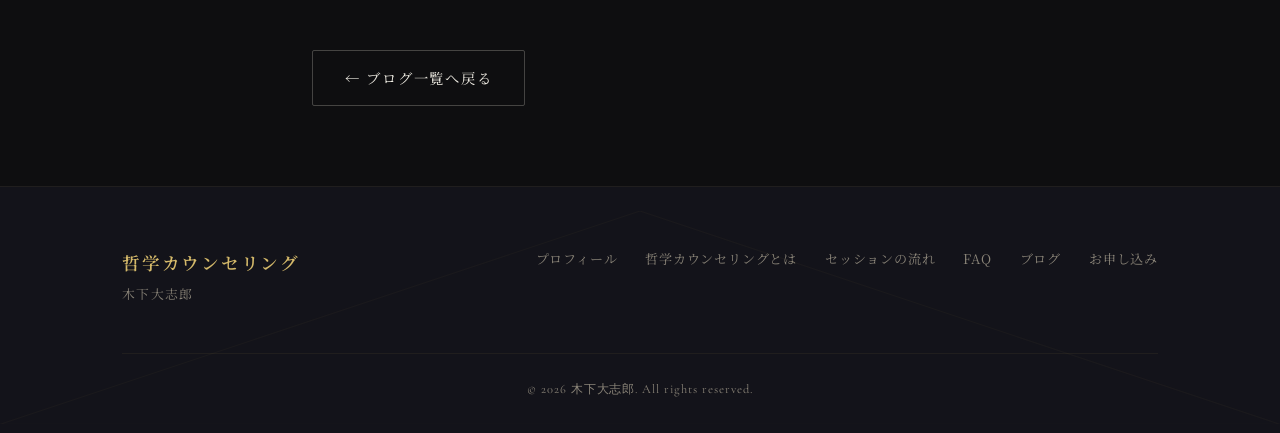
<file: blog-36ac6c0b7c1680f68e7bd0d1d4ebed85.html>
<!DOCTYPE html>
<html lang="ja">
<head>
  <meta charset="UTF-8" />
  <meta name="viewport" content="width=device-width, initial-scale=1.0" />
  <title>「推し」とは、誰のことか、何のことか | 木下大志郎</title>
  <link rel="stylesheet" href="style.css" />
  <link rel="stylesheet" href="blog.css" />
  <link rel="preconnect" href="https://fonts.googleapis.com" />
  <link rel="preconnect" href="https://fonts.gstatic.com" crossorigin />
  <link href="https://fonts.googleapis.com/css2?family=Noto+Serif+JP:wght@300;400;600;700&family=Shippori+Mincho:wght@400;600;700&family=Cormorant+Garamond:ital,wght@0,300;0,400;0,600;1,300;1,400&display=swap" rel="stylesheet" />
</head>
<body>

<nav class="nav" id="nav">
  <a class="nav__logo" href="index.html">木下大志郎</a>
  <ul class="nav__links">
    <li><a href="index.html#about">プロフィール</a></li>
    <li><a href="index.html#what">哲学カウンセリングとは</a></li>
    <li><a href="index.html#flow">セッションの流れ</a></li>
    <li><a href="index.html#voices">お客様の声</a></li>
    <li><a href="index.html#books">著書</a></li>
    <li><a href="index.html#pricing">料金</a></li>
    <li><a href="blog.html">ブログ</a></li>
    <li><a href="index.html#contact" class="nav__cta">お申し込み</a></li>
  </ul>
  <button class="nav__hamburger" aria-label="メニューを開く">
    <span></span><span></span><span></span>
  </button>
</nav>

<main class="post-page">
  <div class="post-page__header">
    <div class="post-page__header-geo">
      <svg viewBox="0 0 1200 400" xmlns="http://www.w3.org/2000/svg">
        <polygon points="0,400 400,100 800,400" fill="none" stroke="rgba(180,150,80,0.10)" stroke-width="1"/>
        <polygon points="400,400 800,0 1200,400" fill="none" stroke="rgba(180,150,80,0.08)" stroke-width="1"/>
        <circle cx="950" cy="120" r="100" fill="none" stroke="rgba(180,150,80,0.06)" stroke-width="1"/>
      </svg>
    </div>
    <div class="container container--narrow">
      <a class="post-page__back" href="blog.html">← ブログ一覧へ</a>
      <div><span class="post-page__cat">哲学的考察</span></div>
      <h1 class="post-page__title">「推し」とは、誰のことか、何のことか</h1>
      <p class="post-page__date">2026年5月24日</p>
      <div class="section__rule" style="margin: 0"></div>
    </div>
  </div>
  <div class="container container--narrow">
    <article class="post-content">
      <p>「推し」という言葉が、日本語に定着してから、何年くらい経っただろうか。</p>
<p>正確な起点はわからない。でも、十年前にはここまで一般的ではなかった。いま、この言葉は、芸能人を語る時にも、アニメキャラを語る時にも、スポーツ選手を語る時にも、職場の同僚を語る時にも、使われる。「私の推しなんですけど」と言えば、相手はだいたい、その後に何が来るか予想できる。</p>
<p>これは、不思議な定着の仕方だ。</p>
<p>「好き」「ファン」「贔屓」「愛している」——同じ領域を指す言葉は、すでにあった。それなのに、私たちはわざわざ「推し」という新しい言葉を導入した。導入したということは、これまでの言葉では言えなかったことが、あったということだ。</p>
<p>何が言えなかったのか。</p>
<p>◇</p>
<p>「好きな人」と「推し」を、並べてみる。</p>
<p>「私の好きな人」と言うと、その対象との関係が、双方向であることを期待しているように聞こえる。好きな人とは、いつか言葉を交わせるかもしれない。会えるかもしれない。気持ちが届くかもしれない。「好き」には、関係への期待が、薄く貼り付いている。</p>
<p>「私の推し」と言うと、関係はそこに含まれない。むしろ、双方向であることが期待されていない、ということが、最初から織り込まれている。</p>
<p>推しは、こちらを認識しない。
推しは、こちらに返事をしない。
推しは、こちらが何をしようと、ほぼ何も変わらない。</p>
<p>それを承知の上で、こちらは推す。「推し」という言葉には、この<strong>非対称性の承認</strong>が、最初から含まれている。</p>
<p>これは、「好き」では言えなかったことだ。「好きな芸能人」というと、どこかで関係を期待しているように聞こえる。「推しの芸能人」というと、関係を期待していないことが、明確になる。</p>
<p>◇</p>
<p>非対称性を承認したまま、それでも何かを差し出す——これは、よく考えると、不思議な感情の形だ。</p>
<p>見返りがないことを知っている。届かないことを知っている。それでも、お金を使う、時間を使う、心を割く。これは、伝統的な「好き」とは違う、ある種の<strong>贈与</strong>に近い。</p>
<p>宗教的な祈りに似ている、と言うと、言い過ぎだろうか。祈る人は、神が返事をするとは思っていない。でも、祈る。返事を期待していないことが、祈りを祈りたらしめている。</p>
<p>「推し」も、それに少し似ている。返事を期待していないことが、推しを推したらしめている。返事が来てしまうと、たぶん、関係の質が変わってしまう。だから、距離があることが、構造的に大切なのだ。</p>
<p>これは、「好き」では持ちにくかった姿勢だ。「好き」は、近づこうとする。「推し」は、近づきすぎないことを、選ぶ。</p>
<p>◇</p>
<p>しかし、ここで一つ、問いを立ててみる。</p>
<p>「推し」と呼んでいる対象は、本当に「推しの本人」なのだろうか。</p>
<p>私が推している芸能人について、私は、どのくらいその人を知っているだろうか。インタビュー、SNS、ステージ上の振る舞い——これらを通じて、私はその人の像を作り上げている。でも、その像は、本人そのものではない。本人の一部の、加工された情報から、私が構成したものだ。</p>
<p>私が推しているのは、私が構成したその像であって、本人ではない。</p>
<p>これは、批判ではない。むしろ、推しという行為の構造上、必然的にそうなる。本人に会えないし、本人と話せないのだから、推しの対象は、こちらの想像の中で組み立てられたものになる。これは避けられない。</p>
<p>ただ、この構造を自覚すると、ある事実が浮かび上がる。</p>
<p><strong>「推し」とは、誰よりも、自分自身が見たい姿を映し出した鏡である</strong>ということだ。</p>
<p>私が推しに見ている「優しさ」「真剣さ」「強さ」「儚さ」——これらは、対象の中にも、たぶん、ある。でも、私がそれを「見つけている」のは、私自身がそれを必要としているからだ。</p>
<p>つまり、推しは、対象についての言葉であると同時に、推している側の人間についての言葉でもある。</p>
<p>「あの人が私の推しです」と言う時、私はたぶん、自分が何を求めているかを、知らず知らずのうちに、開示している。</p>
<p>◇</p>
<p>「推し」という言葉が普及したことで、私たちは、ひとつのことを獲得した。</p>
<p><strong>距離を保ったまま、何かを愛してよい</strong>、という姿勢だ。</p>
<p>これは、現代の人間関係の希薄さの結果だ、と批判されることがある。本物の関係を築く力を失った若者が、安全な距離からの愛情で満足するようになった、と。</p>
<p>私は、その見方には、半分しか同意しない。</p>
<p>たしかに、距離を保つことには、安全がある。傷つかなくて済む。でも、それを「人間関係の希薄化」とだけ言うのは、少し雑な気がする。</p>
<p>距離を保ったまま愛するという行為には、別の意味もある。<strong>相手の人生に介入しない</strong>、という意味だ。相手の選択を、相手の生き方を、こちらの期待で歪めない。これは、近すぎる関係の中では、案外、できないことだ。</p>
<p>「好き」だと、人はつい、相手に何かを期待する。期待は、相手を変えようとする。
「推し」だと、相手は相手のままでいい。こちらが何を求めようが、相手は相手の人生を、相手のペースで生きる。</p>
<p>これは、ある意味、成熟した愛情の形でもある。</p>
<p>◇</p>
<p>ただ、もうひとつ、見ておきたいことがある。</p>
<p>「推し」が増えると、「好き」が減るのではないか、という問いだ。</p>
<p>距離を保った愛情は、確かに安全だ。でも、安全な愛情ばかりに慣れると、危険を伴う愛情を、人は引き受けにくくなるかもしれない。傷つく可能性のある関係、相手と本気でぶつかる関係、互いに変えあう関係——これらは、推しの構造では、起こりえない。</p>
<p>「推し」では言えることが増えた。同時に、「推し」では決して経験できないことも、ある。</p>
<p>これは優劣の話ではない。並列の話だ。推しの世界にいる時間と、好きな人と向き合う時間——両方ともが、人生には必要なのかもしれない。</p>
<p>◇</p>
<p>最後に、ひとつだけ、問いを残しておく。</p>
<p><strong>あなたが「推し」と呼んでいるその対象に、あなたは、何を映しているのか。</strong></p>
<p>その対象に「優しさ」を見ているなら、あなたはたぶん、誰かの優しさを必要としている。「強さ」を見ているなら、強さを必要としている。「儚さ」を見ているなら、儚さに惹かれる何かが、自分の中にある。</p>
<p>推しを語ることは、対象を語ることであると同時に、自分自身を語ることでもある。</p>
<p>推しのことを誰かに話す時、あなたは、自分のことを、思っているより多く話している。</p>

    </article>
    <div class="post-page__footer-nav">
      <a class="btn btn--ghost" href="blog.html">← ブログ一覧へ戻る</a>
    </div>
  </div>
</main>

<footer class="footer">
  <div class="footer__geo">
    <svg viewBox="0 0 1200 200" xmlns="http://www.w3.org/2000/svg">
      <polygon points="0,200 600,0 1200,200" fill="none" stroke="rgba(180,150,80,0.10)" stroke-width="1"/>
    </svg>
  </div>
  <div class="container">
    <div class="footer__inner">
      <div class="footer__brand">
        <p class="footer__name">哲学カウンセリング</p>
        <p class="footer__tagline">木下大志郎</p>
      </div>
      <nav class="footer__nav">
        <a href="index.html#about">プロフィール</a>
        <a href="index.html#what">哲学カウンセリングとは</a>
        <a href="index.html#flow">セッションの流れ</a>
        <a href="index.html#faq">FAQ</a>
        <a href="blog.html">ブログ</a>
        <a href="index.html#contact">お申し込み</a>
      </nav>
    </div>
    <div class="footer__bottom">
      <p class="footer__copy">&copy; 2026 木下大志郎. All rights reserved.</p>
    </div>
  </div>
</footer>
<script src="script.js"></script>
</body>
</html>
</file>
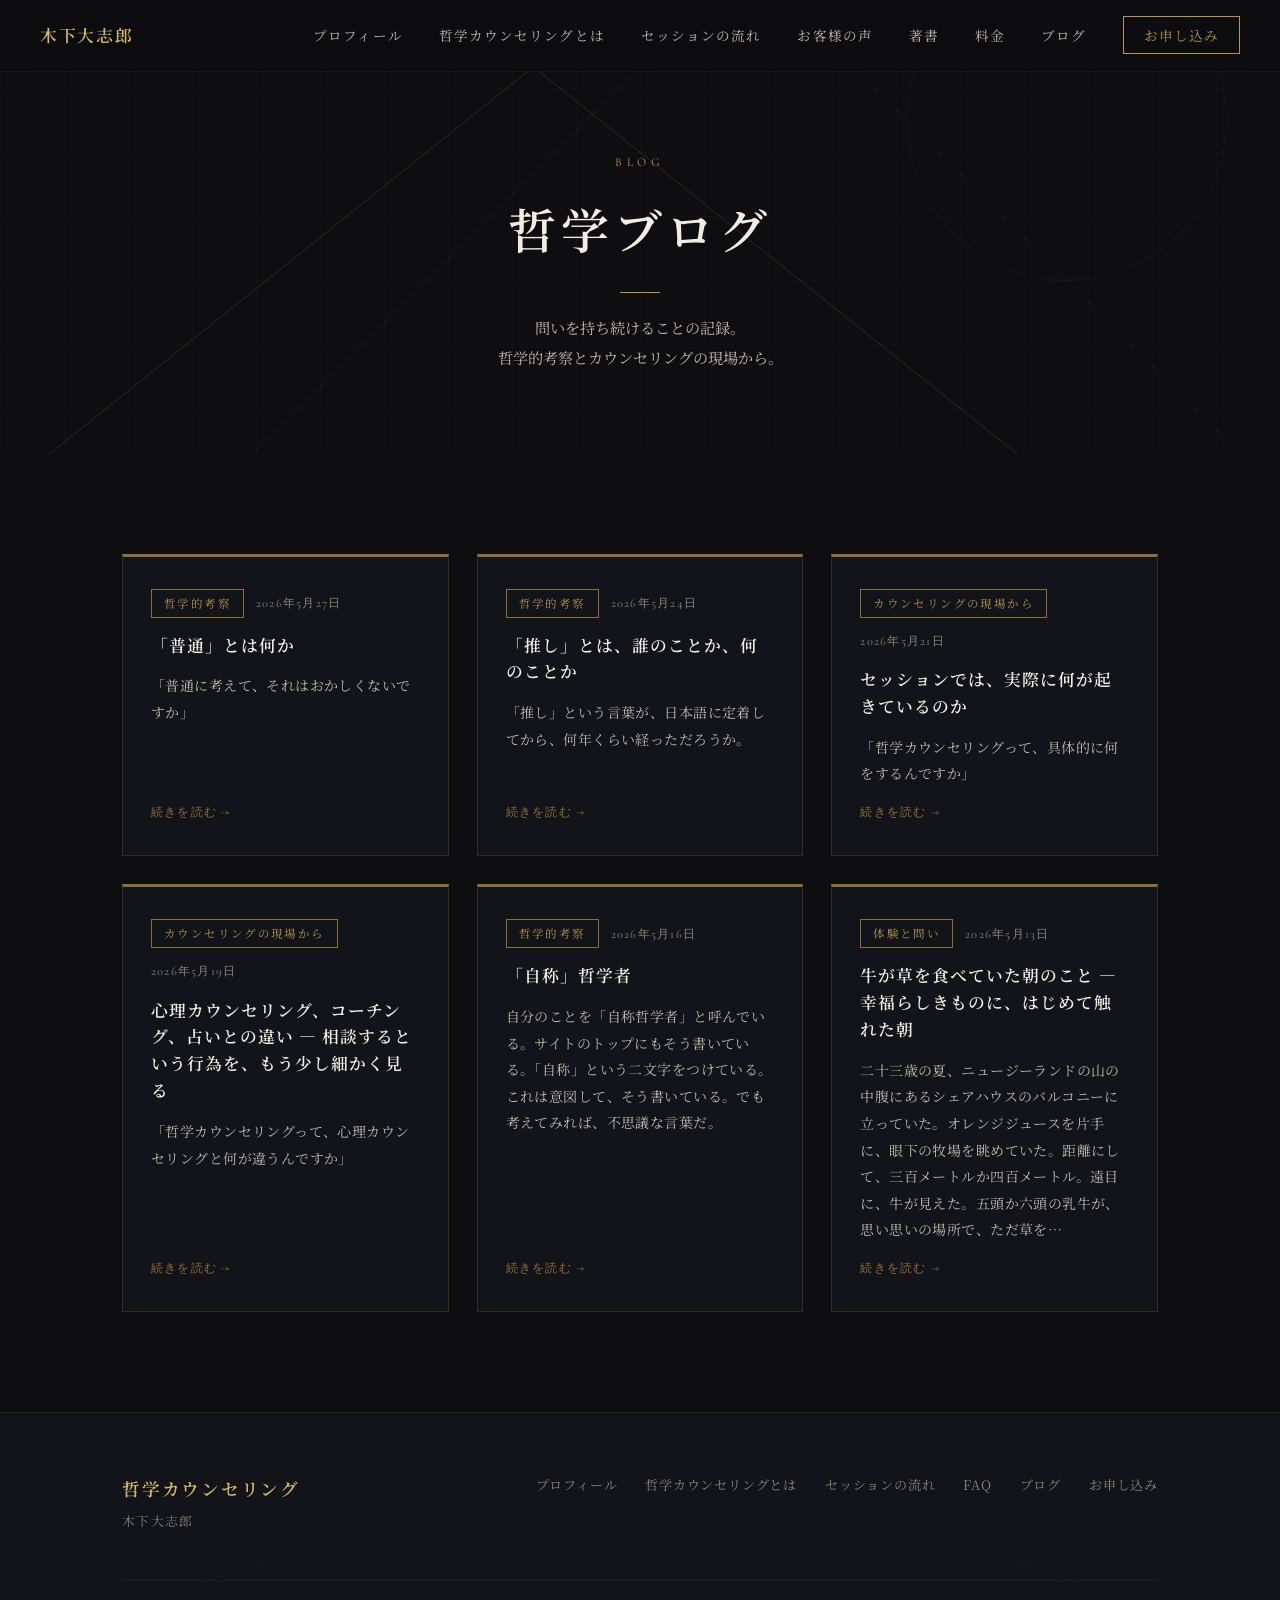
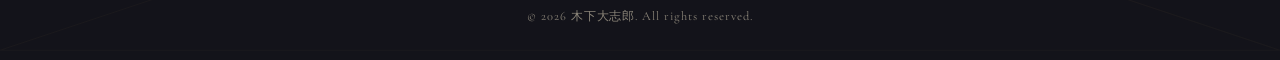
<file: blog.html>
<!DOCTYPE html>
<html lang="ja">
<head>
  <meta charset="UTF-8" />
  <meta name="viewport" content="width=device-width, initial-scale=1.0" />
  <title>ブログ | 木下大志郎</title>
  <link rel="stylesheet" href="style.css" />
  <link rel="stylesheet" href="blog.css" />
  <link rel="preconnect" href="https://fonts.googleapis.com" />
  <link rel="preconnect" href="https://fonts.gstatic.com" crossorigin />
  <link href="https://fonts.googleapis.com/css2?family=Noto+Serif+JP:wght@300;400;600;700&family=Shippori+Mincho:wght@400;600;700&family=Cormorant+Garamond:ital,wght@0,300;0,400;0,600;1,300;1,400&display=swap" rel="stylesheet" />
</head>
<body>

<nav class="nav" id="nav">
  <a class="nav__logo" href="index.html">木下大志郎</a>
  <ul class="nav__links">
    <li><a href="index.html#about">プロフィール</a></li>
    <li><a href="index.html#what">哲学カウンセリングとは</a></li>
    <li><a href="index.html#flow">セッションの流れ</a></li>
    <li><a href="index.html#voices">お客様の声</a></li>
    <li><a href="index.html#books">著書</a></li>
    <li><a href="index.html#pricing">料金</a></li>
    <li><a href="blog.html">ブログ</a></li>
    <li><a href="index.html#contact" class="nav__cta">お申し込み</a></li>
  </ul>
  <button class="nav__hamburger" aria-label="メニューを開く">
    <span></span><span></span><span></span>
  </button>
</nav>

<main>
  <section class="blog-hero">
    <div class="blog-hero__geo">
      <svg viewBox="0 0 1200 500" preserveAspectRatio="xMidYMid slice" xmlns="http://www.w3.org/2000/svg">
        <defs>
          <pattern id="grid" width="60" height="60" patternUnits="userSpaceOnUse">
            <path d="M 60 0 L 0 0 0 60" fill="none" stroke="rgba(180,150,80,0.06)" stroke-width="1"/>
          </pattern>
        </defs>
        <rect width="100%" height="100%" fill="url(#grid)" />
        <polygon points="0,500 500,100 1000,500" fill="none" stroke="rgba(180,150,80,0.10)" stroke-width="1.5"/>
        <polygon points="200,500 700,0 1200,500" fill="none" stroke="rgba(180,150,80,0.07)" stroke-width="1"/>
        <circle cx="1000" cy="150" r="150" fill="none" stroke="rgba(180,150,80,0.06)" stroke-width="1"/>
      </svg>
    </div>
    <div class="container">
      <p class="section__label">Blog</p>
      <h1 class="blog-hero__title">哲学ブログ</h1>
      <div class="section__rule"></div>
      <p class="section__desc">問いを持ち続けることの記録。<br/>哲学的考察とカウンセリングの現場から。</p>
    </div>
  </section>

  <section class="section blog-list">
    <div class="container">
      <div class="blog-grid">
    <a class="post-card" href="blog-36ac6c0b7c16802a8347c965126df9f9.html">
      <div class="post-card__meta">
        <span class="post-card__cat">哲学的考察</span>
        <span class="post-card__date">2026年5月27日</span>
      </div>
      <h2 class="post-card__title">「普通」とは何か</h2>
      <p class="post-card__excerpt">「普通に考えて、それはおかしくないですか」</p>
      <span class="post-card__read">続きを読む →</span>
    </a>
    <a class="post-card" href="blog-36ac6c0b7c1680f68e7bd0d1d4ebed85.html">
      <div class="post-card__meta">
        <span class="post-card__cat">哲学的考察</span>
        <span class="post-card__date">2026年5月24日</span>
      </div>
      <h2 class="post-card__title">「推し」とは、誰のことか、何のことか</h2>
      <p class="post-card__excerpt">「推し」という言葉が、日本語に定着してから、何年くらい経っただろうか。</p>
      <span class="post-card__read">続きを読む →</span>
    </a>
    <a class="post-card" href="blog-362c6c0b7c168083823bf0218eaad0a4.html">
      <div class="post-card__meta">
        <span class="post-card__cat">カウンセリングの現場から</span>
        <span class="post-card__date">2026年5月21日</span>
      </div>
      <h2 class="post-card__title">セッションでは、実際に何が起きているのか</h2>
      <p class="post-card__excerpt">「哲学カウンセリングって、具体的に何をするんですか」</p>
      <span class="post-card__read">続きを読む →</span>
    </a>
    <a class="post-card" href="blog-362c6c0b7c168053853fe997f533ae76.html">
      <div class="post-card__meta">
        <span class="post-card__cat">カウンセリングの現場から</span>
        <span class="post-card__date">2026年5月19日</span>
      </div>
      <h2 class="post-card__title">心理カウンセリング、コーチング、占いとの違い — 相談するという行為を、もう少し細かく見る</h2>
      <p class="post-card__excerpt">「哲学カウンセリングって、心理カウンセリングと何が違うんですか」</p>
      <span class="post-card__read">続きを読む →</span>
    </a>
    <a class="post-card" href="blog-362c6c0b7c16806db6f7fe18a1190c4f.html">
      <div class="post-card__meta">
        <span class="post-card__cat">哲学的考察</span>
        <span class="post-card__date">2026年5月16日</span>
      </div>
      <h2 class="post-card__title">「自称」哲学者</h2>
      <p class="post-card__excerpt">自分のことを「自称哲学者」と呼んでいる。サイトのトップにもそう書いている。「自称」という二文字をつけている。これは意図して、そう書いている。でも考えてみれば、不思議な言葉だ。</p>
      <span class="post-card__read">続きを読む →</span>
    </a>
    <a class="post-card" href="blog-35fc6c0b7c16807daa62f444d56f3025.html">
      <div class="post-card__meta">
        <span class="post-card__cat">体験と問い</span>
        <span class="post-card__date">2026年5月13日</span>
      </div>
      <h2 class="post-card__title">牛が草を食べていた朝のこと —  幸福らしきものに、はじめて触れた朝</h2>
      <p class="post-card__excerpt">二十三歳の夏、ニュージーランドの山の中腹にあるシェアハウスのバルコニーに立っていた。オレンジジュースを片手に、眼下の牧場を眺めていた。距離にして、三百メートルか四百メートル。遠目に、牛が見えた。五頭か六頭の乳牛が、思い思いの場所で、ただ草を…</p>
      <span class="post-card__read">続きを読む →</span>
    </a>
      </div>
    </div>
  </section>
</main>

<footer class="footer">
  <div class="footer__geo">
    <svg viewBox="0 0 1200 200" xmlns="http://www.w3.org/2000/svg">
      <polygon points="0,200 600,0 1200,200" fill="none" stroke="rgba(180,150,80,0.10)" stroke-width="1"/>
    </svg>
  </div>
  <div class="container">
    <div class="footer__inner">
      <div class="footer__brand">
        <p class="footer__name">哲学カウンセリング</p>
        <p class="footer__tagline">木下大志郎</p>
      </div>
      <nav class="footer__nav">
        <a href="index.html#about">プロフィール</a>
        <a href="index.html#what">哲学カウンセリングとは</a>
        <a href="index.html#flow">セッションの流れ</a>
        <a href="index.html#faq">FAQ</a>
        <a href="blog.html">ブログ</a>
        <a href="index.html#contact">お申し込み</a>
      </nav>
    </div>
    <div class="footer__bottom">
      <p class="footer__copy">&copy; 2026 木下大志郎. All rights reserved.</p>
    </div>
  </div>
</footer>
<script src="script.js"></script>
</body>
</html>
</file>
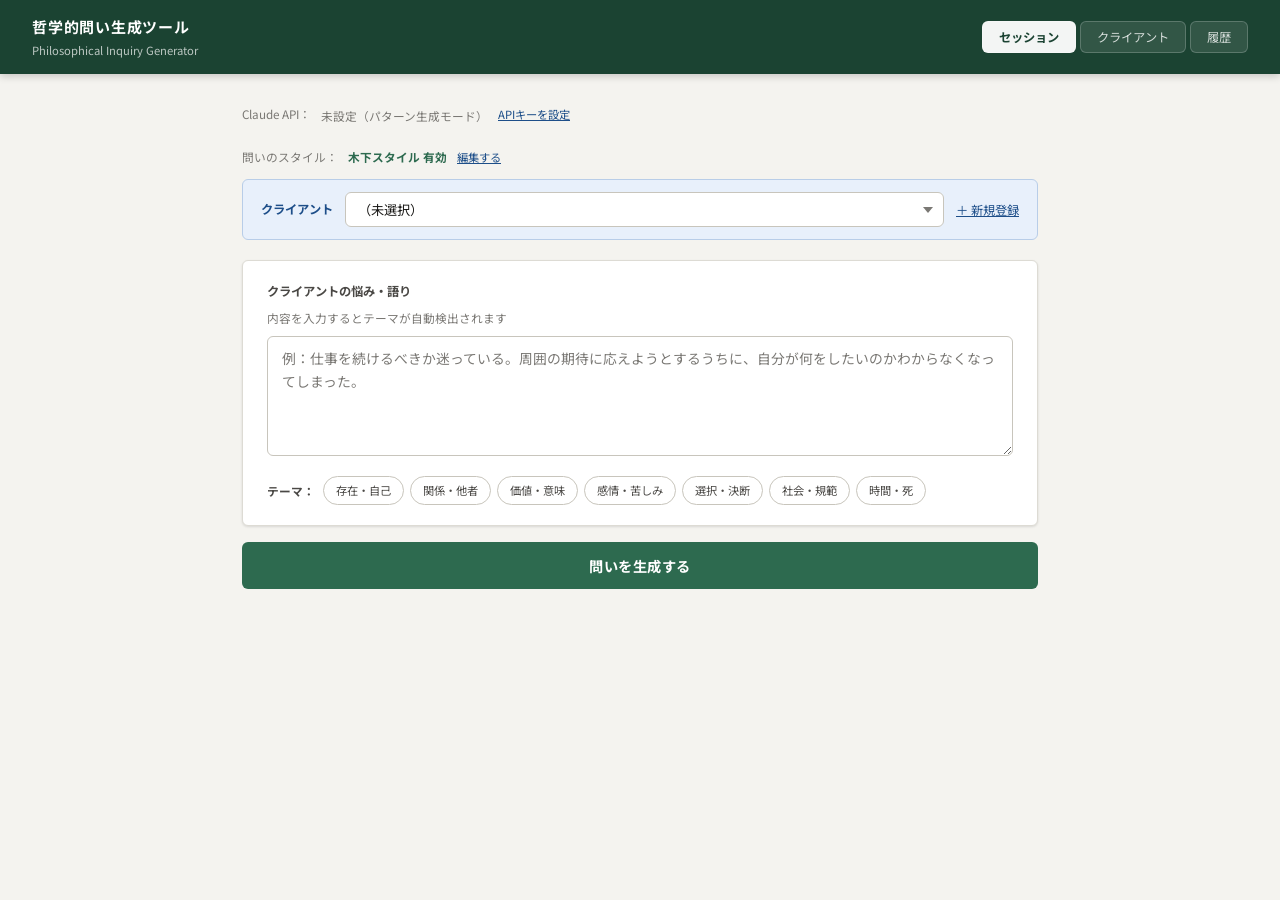
<file: counseling-tool.html>
<!DOCTYPE html>
<html lang="ja">
<head>
  <meta charset="UTF-8">
  <meta name="viewport" content="width=device-width, initial-scale=1.0">
  <title>哲学的問い生成ツール</title>
  <link rel="preconnect" href="https://fonts.googleapis.com">
  <link href="https://fonts.googleapis.com/css2?family=Noto+Sans+JP:wght@400;500;700&display=swap" rel="stylesheet">
  <style>
    *, *::before, *::after { box-sizing: border-box; margin: 0; padding: 0; }

    :root {
      --bg:        #f4f3ef;
      --surface:   #ffffff;
      --surface-2: #f9f8f5;
      --border:    #dddbd4;
      --border-dk: #c8c5bc;
      --text:      #1a1917;
      --text-2:    #4a4845;
      --text-3:    #7a7874;
      --accent:    #2d6a4f;
      --accent-lt: #e8f4ef;
      --accent-dk: #1b4332;
      --blue:      #1d4e89;
      --blue-lt:   #e8f0fb;
      --amber:     #b45309;
      --amber-lt:  #fef3c7;
      --red:       #991b1b;
      --red-lt:    #fee2e2;
      --radius:    6px;
      --shadow:    0 1px 3px rgba(0,0,0,0.08), 0 1px 2px rgba(0,0,0,0.04);
      --shadow-md: 0 4px 12px rgba(0,0,0,0.1), 0 2px 4px rgba(0,0,0,0.06);
      --ff:        'Noto Sans JP', 'Hiragino Kaku Gothic ProN', sans-serif;
    }

    html { font-size: 15px; }
    body { background: var(--bg); color: var(--text); font-family: var(--ff); line-height: 1.7; min-height: 100vh; }
    ::selection { background: var(--accent-lt); }

    /* ── Header ── */
    .header {
      background: var(--accent-dk);
      color: #fff;
      padding: 14px 32px;
      display: flex;
      align-items: center;
      gap: 20px;
      position: sticky;
      top: 0;
      z-index: 50;
      box-shadow: 0 2px 8px rgba(0,0,0,0.2);
    }
    .header-title { font-size: 1rem; font-weight: 700; letter-spacing: 0.05em; }
    .header-sub { font-size: 0.75rem; opacity: 0.7; margin-top: 1px; }
    .header-nav { margin-left: auto; display: flex; gap: 4px; }
    .tab-btn {
      background: rgba(255,255,255,0.1);
      border: 1px solid rgba(255,255,255,0.2);
      color: rgba(255,255,255,0.8);
      font-family: var(--ff);
      font-size: 0.82rem;
      padding: 6px 16px;
      cursor: pointer;
      border-radius: var(--radius);
      transition: all 0.15s;
    }
    .tab-btn:hover { background: rgba(255,255,255,0.2); color: #fff; }
    .tab-btn.active { background: rgba(255,255,255,0.95); color: var(--accent-dk); font-weight: 700; }

    /* ── Layout ── */
    .main { padding: 28px 32px; max-width: 860px; margin: 0 auto; }
    .panel { display: none; }
    .panel.active { display: block; }

    /* ── Section heading ── */
    .sec-head {
      font-size: 0.7rem;
      font-weight: 700;
      letter-spacing: 0.12em;
      text-transform: uppercase;
      color: var(--accent);
      margin-bottom: 10px;
      padding-bottom: 6px;
      border-bottom: 2px solid var(--accent);
      display: inline-block;
    }

    /* ── Card ── */
    .card {
      background: var(--surface);
      border: 1px solid var(--border);
      border-radius: var(--radius);
      padding: 20px 24px;
      box-shadow: var(--shadow);
      margin-bottom: 16px;
    }

    /* ── Client bar ── */
    .client-bar {
      background: var(--blue-lt);
      border: 1px solid #b8cde8;
      border-radius: var(--radius);
      padding: 12px 18px;
      display: flex;
      align-items: center;
      gap: 12px;
      margin-bottom: 20px;
    }
    .client-bar-label { font-size: 0.82rem; font-weight: 700; color: var(--blue); white-space: nowrap; }
    .client-select {
      flex: 1;
      background: var(--surface);
      border: 1px solid var(--border-dk);
      border-radius: var(--radius);
      color: var(--text);
      font-family: var(--ff);
      font-size: 0.88rem;
      padding: 7px 32px 7px 12px;
      cursor: pointer;
      outline: none;
      appearance: none;
      background-image: url("data:image/svg+xml,%3Csvg xmlns='http://www.w3.org/2000/svg' width='10' height='6'%3E%3Cpath d='M0 0l5 6 5-6z' fill='%237a7874'/%3E%3C/svg%3E");
      background-repeat: no-repeat;
      background-position: right 10px center;
      transition: border-color 0.15s;
    }
    .client-select:focus { border-color: var(--blue); outline: 2px solid rgba(29,78,137,0.2); }
    .client-select option { background: #fff; }
    .link-btn {
      background: none;
      border: none;
      color: var(--blue);
      font-size: 0.82rem;
      cursor: pointer;
      text-decoration: underline;
      padding: 0;
      font-family: var(--ff);
      white-space: nowrap;
    }
    .link-btn:hover { color: var(--accent-dk); }

    /* ── Textarea / Input ── */
    textarea, input[type=text] {
      width: 100%;
      background: var(--surface);
      border: 1px solid var(--border-dk);
      border-radius: var(--radius);
      color: var(--text);
      font-family: var(--ff);
      font-size: 0.92rem;
      padding: 10px 14px;
      outline: none;
      transition: border-color 0.15s, box-shadow 0.15s;
      line-height: 1.7;
    }
    textarea:focus, input[type=text]:focus {
      border-color: var(--accent);
      box-shadow: 0 0 0 3px rgba(45,106,79,0.15);
    }
    textarea { resize: vertical; }
    textarea::placeholder, input::placeholder { color: var(--text-3); }
    .concern-textarea { min-height: 120px; }
    label.field-label {
      display: block;
      font-size: 0.82rem;
      font-weight: 700;
      color: var(--text-2);
      margin-bottom: 6px;
    }
    .field-note { font-size: 0.78rem; color: var(--text-3); margin-bottom: 8px; }

    /* ── Theme tags ── */
    .theme-row { display: flex; flex-wrap: wrap; gap: 6px; margin-top: 14px; align-items: center; }
    .theme-row-label { font-size: 0.78rem; font-weight: 700; color: var(--text-2); margin-right: 2px; }
    .theme-tag {
      font-size: 0.75rem;
      padding: 4px 12px;
      border: 1px solid var(--border-dk);
      border-radius: 999px;
      color: var(--text-2);
      cursor: pointer;
      transition: all 0.15s;
      user-select: none;
      background: var(--surface);
    }
    .theme-tag:hover { border-color: var(--accent); color: var(--accent); }
    .theme-tag.selected { background: var(--accent); border-color: var(--accent); color: #fff; font-weight: 700; }

    /* ── Primary button ── */
    .btn-primary {
      display: block;
      width: 100%;
      padding: 13px;
      background: var(--accent);
      border: none;
      border-radius: var(--radius);
      color: #fff;
      font-family: var(--ff);
      font-size: 0.95rem;
      font-weight: 700;
      cursor: pointer;
      transition: background 0.15s, transform 0.1s;
      letter-spacing: 0.04em;
    }
    .btn-primary:hover { background: var(--accent-dk); }
    .btn-primary:active { transform: scale(0.99); }

    /* ── Secondary button ── */
    .btn {
      padding: 9px 18px;
      background: var(--surface);
      border: 1px solid var(--border-dk);
      border-radius: var(--radius);
      color: var(--text-2);
      font-family: var(--ff);
      font-size: 0.82rem;
      cursor: pointer;
      transition: all 0.15s;
      font-weight: 500;
    }
    .btn:hover { border-color: var(--accent); color: var(--accent); background: var(--accent-lt); }
    .btn.blue { border-color: #b8cde8; color: var(--blue); }
    .btn.blue:hover { background: var(--blue-lt); border-color: var(--blue); }
    .btn.danger { color: var(--red); border-color: #f5c6c6; }
    .btn.danger:hover { background: var(--red-lt); border-color: var(--red); }

    /* ── Questions ── */
    .questions-block { display: none; margin-top: 24px; }
    .questions-block.visible { display: block; }

    .question-item {
      background: var(--surface);
      border: 1px solid var(--border);
      border-left: 4px solid var(--accent);
      border-radius: var(--radius);
      padding: 16px 20px;
      margin-bottom: 12px;
      box-shadow: var(--shadow);
      animation: fadeUp 0.3s ease forwards;
      opacity: 0;
    }
    @keyframes fadeUp { from { opacity:0; transform:translateY(6px); } to { opacity:1; transform:translateY(0); } }

    .q-meta { font-size: 0.7rem; font-weight: 700; color: var(--accent); letter-spacing: 0.1em; text-transform: uppercase; margin-bottom: 8px; }
    .q-text { font-size: 1rem; color: var(--text); line-height: 1.8; font-weight: 500; }
    .q-sub { font-size: 0.75rem; color: var(--text-3); margin-top: 6px; }

    /* Ref toggle */
    .ref-toggle {
      display: inline-flex;
      align-items: center;
      gap: 4px;
      font-size: 0.72rem;
      color: var(--blue);
      cursor: pointer;
      background: none;
      border: none;
      padding: 0;
      margin-top: 10px;
      font-family: var(--ff);
      text-decoration: underline;
    }
    .ref-toggle:hover { color: var(--accent-dk); }
    .ref-body {
      display: none;
      margin-top: 10px;
      background: var(--blue-lt);
      border: 1px solid #b8cde8;
      border-radius: var(--radius);
      padding: 12px 16px;
    }
    .ref-body.open { display: block; }
    .ref-who { font-size: 0.78rem; font-weight: 700; color: var(--blue); margin-bottom: 2px; }
    .ref-concept { font-size: 0.82rem; font-weight: 700; color: var(--text); margin-bottom: 4px; }
    .ref-note { font-size: 0.8rem; color: var(--text-2); line-height: 1.65; }

    /* Annotation */
    .annot-row {
      display: flex; flex-wrap: wrap; gap: 6px; align-items: center;
      margin-top: 12px; padding-top: 12px; border-top: 1px solid var(--border);
    }
    .annot-label { font-size: 0.72rem; font-weight: 700; color: var(--text-3); margin-right: 2px; }
    .annot-tag {
      font-size: 0.72rem; padding: 3px 10px;
      border: 1px solid var(--border-dk); border-radius: 999px;
      color: var(--text-2); cursor: pointer; transition: all 0.15s;
      background: var(--surface); font-family: var(--ff);
    }
    .annot-tag:hover { border-color: var(--amber); color: var(--amber); }
    .annot-tag.active { background: var(--amber); border-color: var(--amber); color: #fff; font-weight: 700; }
    .annot-memo-btn {
      font-size: 0.72rem; padding: 3px 10px;
      border: 1px dashed var(--border-dk); border-radius: 999px;
      color: var(--text-3); cursor: pointer; background: none;
      font-family: var(--ff); transition: all 0.15s;
    }
    .annot-memo-btn:hover { border-color: var(--accent); color: var(--accent); }
    .annot-memo-area {
      display: none; width: 100%; margin-top: 8px; min-height: 56px;
      font-size: 0.82rem;
    }
    .annot-memo-area.open { display: block; }

    /* ── Action row ── */
    .action-row { display: flex; gap: 8px; margin-top: 20px; flex-wrap: wrap; }
    .action-row .btn { flex: 1; min-width: 120px; text-align: center; }

    /* ── Divider ── */
    .divider { border: none; border-top: 2px solid var(--border); margin: 24px 0; }

    /* ── Client panel ── */
    .client-add-card {
      background: var(--surface); border: 1px solid var(--border); border-radius: var(--radius);
      padding: 20px 24px; box-shadow: var(--shadow); margin-bottom: 24px;
    }
    .client-form-row { display: flex; gap: 8px; margin-top: 10px; }
    .client-form-row input { flex: 1; }
    .client-note-input { margin-top: 8px; min-height: 60px; font-size: 0.85rem; }

    .client-card {
      background: var(--surface); border: 1px solid var(--border);
      border-radius: var(--radius); padding: 16px 20px;
      display: flex; align-items: center; gap: 14px;
      box-shadow: var(--shadow); margin-bottom: 10px;
      transition: box-shadow 0.15s;
    }
    .client-card:hover { box-shadow: var(--shadow-md); }
    .client-avatar {
      width: 42px; height: 42px; border-radius: 999px;
      background: var(--accent); color: #fff;
      display: flex; align-items: center; justify-content: center;
      font-size: 1.1rem; font-weight: 700; flex-shrink: 0;
    }
    .client-body { flex: 1; min-width: 0; }
    .client-name { font-size: 0.95rem; font-weight: 700; color: var(--text); }
    .client-note-text { font-size: 0.78rem; color: var(--text-3); margin-top: 2px; white-space: nowrap; overflow: hidden; text-overflow: ellipsis; }
    .client-meta { font-size: 0.7rem; color: var(--text-3); margin-top: 4px; }
    .client-actions { display: flex; gap: 6px; flex-shrink: 0; }

    /* ── History ── */
    .filter-bar { display: flex; align-items: center; gap: 10px; margin-bottom: 20px; }
    .filter-bar label { font-size: 0.82rem; font-weight: 700; color: var(--text-2); }
    .filter-select {
      background: var(--surface); border: 1px solid var(--border-dk);
      border-radius: var(--radius); color: var(--text);
      font-family: var(--ff); font-size: 0.82rem; padding: 6px 12px;
      cursor: pointer; outline: none;
    }
    .filter-select:focus { border-color: var(--accent); }

    .session-card {
      background: var(--surface); border: 1px solid var(--border);
      border-radius: var(--radius); padding: 16px 20px;
      margin-bottom: 10px; cursor: pointer;
      box-shadow: var(--shadow); transition: box-shadow 0.15s;
    }
    .session-card:hover { box-shadow: var(--shadow-md); }
    .session-card-head { display: flex; justify-content: space-between; align-items: flex-start; margin-bottom: 6px; }
    .session-date { font-size: 0.78rem; font-weight: 700; color: var(--accent); }
    .session-client-label { font-size: 0.72rem; color: var(--blue); font-weight: 700; margin-top: 2px; }
    .session-concern { font-size: 0.88rem; color: var(--text-2); line-height: 1.6;
      display: -webkit-box; -webkit-line-clamp: 2; -webkit-box-orient: vertical; overflow: hidden; }
    .session-tags { display: flex; gap: 5px; flex-wrap: wrap; margin-top: 8px; }
    .session-tag { font-size: 0.68rem; padding: 2px 8px; border: 1px solid var(--border-dk); border-radius: 999px; color: var(--text-3); }
    .session-count { font-size: 0.72rem; color: var(--text-3); margin-top: 6px; }

    /* ── Client detail tabs ── */
    .cd-tabs { display: flex; gap: 4px; margin-bottom: 20px; border-bottom: 2px solid var(--border); padding-bottom: 0; }
    .cd-tab {
      padding: 8px 18px; font-size: 0.82rem; font-weight: 700;
      border: none; background: none; cursor: pointer; font-family: var(--ff);
      color: var(--text-3); border-bottom: 2px solid transparent; margin-bottom: -2px;
      transition: all 0.15s;
    }
    .cd-tab:hover { color: var(--accent); }
    .cd-tab.active { color: var(--accent); border-bottom-color: var(--accent); }
    .cd-panel { display: none; }
    .cd-panel.active { display: block; }

    /* ── Theme timeline ── */
    .timeline-row {
      display: flex; gap: 12px; align-items: flex-start;
      padding: 14px 0; border-bottom: 1px solid var(--border);
    }
    .timeline-row:last-child { border-bottom: none; }
    .timeline-dot {
      width: 10px; height: 10px; border-radius: 999px;
      background: var(--accent); flex-shrink: 0; margin-top: 6px;
      position: relative;
    }
    .timeline-dot::after {
      content: ''; position: absolute; top: 10px; left: 4px;
      width: 2px; height: 100vh; background: var(--border);
    }
    .timeline-row:last-child .timeline-dot::after { display: none; }
    .timeline-body { flex: 1; min-width: 0; }
    .timeline-date { font-size: 0.72rem; font-weight: 700; color: var(--accent); margin-bottom: 4px; }
    .timeline-concern { font-size: 0.82rem; color: var(--text-2); line-height: 1.6; margin-bottom: 8px;
      display: -webkit-box; -webkit-line-clamp: 2; -webkit-box-orient: vertical; overflow: hidden; }
    .timeline-themes { display: flex; flex-wrap: wrap; gap: 5px; }
    .timeline-theme {
      font-size: 0.68rem; padding: 2px 10px; border-radius: 999px; font-weight: 700;
    }
    .theme-new      { background: var(--accent); color: #fff; }
    .theme-recurring{ background: var(--amber-lt); color: var(--amber); border: 1px solid #d97706; }
    .theme-faded    { background: var(--surface-2); color: var(--text-3); border: 1px solid var(--border); }

    /* ── Theme frequency chart ── */
    .freq-row { display: flex; align-items: center; gap: 10px; margin-bottom: 10px; }
    .freq-label { font-size: 0.78rem; color: var(--text-2); width: 90px; flex-shrink: 0; text-align: right; }
    .freq-bar-wrap { flex: 1; background: var(--surface-2); border-radius: 999px; height: 14px; overflow: hidden; }
    .freq-bar { height: 100%; border-radius: 999px; background: var(--accent); transition: width 0.6s ease; }
    .freq-count { font-size: 0.72rem; color: var(--text-3); width: 28px; }

    /* ── AI insight ── */
    .insight-box {
      background: var(--accent-lt); border: 1px solid #86efac;
      border-radius: var(--radius); padding: 16px 20px;
      font-size: 0.85rem; line-height: 1.8; color: var(--text-2);
      white-space: pre-wrap; margin-top: 14px;
    }

    /* ── Empty state ── */
    .empty { text-align: center; padding: 60px 20px; color: var(--text-3); }
    .empty-icon { font-size: 2rem; margin-bottom: 12px; }
    .empty p { font-size: 0.88rem; }

    /* ── Modal ── */
    .overlay {
      position: fixed; inset: 0; background: rgba(0,0,0,0.45);
      z-index: 200; display: none; align-items: center; justify-content: center;
      padding: 24px; backdrop-filter: blur(2px);
    }
    .overlay.open { display: flex; }
    .modal {
      background: var(--surface); border-radius: 8px;
      max-width: 660px; width: 100%; max-height: 88vh; overflow-y: auto;
      padding: 28px 32px; box-shadow: 0 8px 32px rgba(0,0,0,0.18);
    }
    .modal-title { font-size: 1rem; font-weight: 700; color: var(--text); margin-bottom: 20px; padding-bottom: 12px; border-bottom: 2px solid var(--border); }
    .modal-actions { display: flex; gap: 8px; margin-top: 20px; justify-content: flex-end; flex-wrap: wrap; }
    .report-preview {
      background: var(--surface-2); border: 1px solid var(--border);
      border-radius: var(--radius); padding: 16px 20px;
      font-size: 0.85rem; line-height: 1.85; white-space: pre-wrap;
      color: var(--text-2); margin-top: 16px; max-height: 260px; overflow-y: auto;
    }

    /* Detail modal */
    .detail-header { display: flex; justify-content: space-between; align-items: flex-start; margin-bottom: 20px; }
    .detail-date { font-size: 0.78rem; font-weight: 700; color: var(--accent); }
    .detail-client { font-size: 0.82rem; color: var(--blue); font-weight: 700; margin-top: 2px; }
    .detail-concern {
      background: var(--surface-2); border: 1px solid var(--border);
      border-left: 4px solid var(--accent-dk); border-radius: var(--radius);
      padding: 12px 16px; font-size: 0.88rem; line-height: 1.75; color: var(--text-2); margin-bottom: 20px;
    }
    .detail-report {
      background: var(--amber-lt); border: 1px solid #d97706;
      border-radius: var(--radius); padding: 14px 18px;
      font-size: 0.85rem; line-height: 1.85; white-space: pre-wrap; color: var(--text-2); margin-top: 14px;
    }

    /* ── API settings ── */
    .api-bar {
      background: var(--amber-lt);
      border: 1px solid #d97706;
      border-radius: var(--radius);
      padding: 12px 18px;
      margin-bottom: 20px;
      display: flex;
      align-items: center;
      gap: 10px;
      flex-wrap: wrap;
    }
    .api-bar-label { font-size: 0.78rem; font-weight: 700; color: var(--amber); white-space: nowrap; }
    .api-bar input {
      flex: 1; min-width: 200px;
      background: var(--surface); border: 1px solid #d97706;
      border-radius: var(--radius); color: var(--text);
      font-family: var(--ff); font-size: 0.82rem; padding: 6px 12px;
      outline: none; transition: box-shadow 0.15s;
    }
    .api-bar input:focus { box-shadow: 0 0 0 3px rgba(180,83,9,0.15); }
    .api-bar-saved { font-size: 0.75rem; color: var(--accent); font-weight: 700; }
    .api-bar-link { font-size: 0.72rem; color: var(--text-3); text-decoration: underline; cursor: pointer; background: none; border: none; font-family: var(--ff); }

    /* ── Loading state ── */
    .btn-primary.loading {
      background: var(--accent-dk);
      pointer-events: none;
      display: flex; align-items: center; justify-content: center; gap: 10px;
    }
    .spinner {
      width: 16px; height: 16px; border: 2px solid rgba(255,255,255,0.3);
      border-top-color: #fff; border-radius: 50%;
      animation: spin 0.7s linear infinite;
    }
    @keyframes spin { to { transform: rotate(360deg); } }

    /* ── AI badge on question ── */
    .ai-badge {
      display: inline-block; font-size: 0.62rem; font-weight: 700;
      background: var(--accent); color: #fff;
      padding: 1px 7px; border-radius: 999px; margin-left: 8px;
      vertical-align: middle; letter-spacing: 0.05em;
    }

    @media (max-width: 600px) {
      .header { padding: 12px 16px; }
      .main { padding: 20px 16px; }
      .action-row { flex-direction: column; }
      .client-form-row { flex-direction: column; }
      .modal { padding: 20px; }
    }
  </style>
</head>
<body>

<header class="header">
  <div>
    <div class="header-title">哲学的問い生成ツール</div>
    <div class="header-sub">Philosophical Inquiry Generator</div>
  </div>
  <nav class="header-nav">
    <button class="tab-btn active" data-tab="session">セッション</button>
    <button class="tab-btn" data-tab="clients">クライアント</button>
    <button class="tab-btn" data-tab="history">履歴</button>
  </nav>
</header>

<main class="main">

  <!-- ══ セッション ══ -->
  <div class="panel active" id="panel-session">

    <div id="apiBar" style="display:flex;align-items:center;gap:10px;margin-bottom:20px">
      <span style="font-size:0.78rem;color:var(--text-3)">Claude API：</span>
      <span id="apiStatusLabel"></span>
      <button class="api-bar-link" id="apiToggleBtn" style="font-size:0.75rem;color:var(--blue)"></button>
    </div>
    <!-- スタイル設定 -->
    <div id="styleBar" style="display:flex;align-items:center;gap:10px;margin-bottom:12px">
      <span style="font-size:0.78rem;color:var(--text-3)">問いのスタイル：</span>
      <span style="font-size:0.78rem;font-weight:700;color:var(--accent)">木下スタイル 有効</span>
      <button class="api-bar-link" id="styleToggleBtn" style="font-size:0.75rem;color:var(--blue)">編集する</button>
    </div>
    <div id="styleForm" style="display:none;background:var(--surface-2);border:1px solid var(--border-dk);border-radius:var(--radius);padding:16px 18px;margin-bottom:20px">
      <div class="field-note" style="margin-bottom:8px">AIへのスタイル指示文です。使いながら自由に調整できます。</div>
      <textarea id="stylePromptInput" style="min-height:220px;font-size:0.8rem;line-height:1.7"></textarea>
      <div style="display:flex;gap:8px;margin-top:10px">
        <button class="btn" id="styleSaveBtn">保存</button>
        <button class="btn" id="styleResetBtn" style="color:var(--text-3)">初期値に戻す</button>
        <button class="btn" id="styleCloseBtn" style="margin-left:auto">閉じる</button>
      </div>
    </div>

    <div id="apiForm" style="display:none;background:var(--amber-lt);border:1px solid #d97706;border-radius:var(--radius);padding:12px 18px;margin-bottom:20px;display:none">
      <div style="display:flex;align-items:center;gap:10px;flex-wrap:wrap">
        <span class="api-bar-label">API キー</span>
        <input type="password" id="apiKeyInput" placeholder="sk-ant-api03-..." autocomplete="off" style="flex:1;min-width:200px">
        <button class="btn" id="apiSaveBtn" style="white-space:nowrap">保存</button>
        <button class="api-bar-link" id="apiClearBtn" style="display:none;color:var(--red)">クリア</button>
      </div>
    </div>

    <div class="client-bar">
      <span class="client-bar-label">クライアント</span>
      <select class="client-select" id="sessionClientSelect">
        <option value="">（未選択）</option>
      </select>
      <button class="link-btn" id="quickNewClientBtn">＋ 新規登録</button>
    </div>

    <div class="card">
      <label class="field-label">クライアントの悩み・語り</label>
      <div class="field-note">内容を入力するとテーマが自動検出されます</div>
      <textarea class="concern-textarea" id="concernInput" placeholder="例：仕事を続けるべきか迷っている。周囲の期待に応えようとするうちに、自分が何をしたいのかわからなくなってしまった。"></textarea>
      <div class="theme-row">
        <span class="theme-row-label">テーマ：</span>
        <span class="theme-tag" data-theme="existence">存在・自己</span>
        <span class="theme-tag" data-theme="relation">関係・他者</span>
        <span class="theme-tag" data-theme="value">価値・意味</span>
        <span class="theme-tag" data-theme="emotion">感情・苦しみ</span>
        <span class="theme-tag" data-theme="choice">選択・決断</span>
        <span class="theme-tag" data-theme="society">社会・規範</span>
        <span class="theme-tag" data-theme="time">時間・死</span>
      </div>
    </div>

    <button class="btn-primary" id="generateBtn">問いを生成する</button>

    <div class="questions-block" id="questionsBlock">
      <hr class="divider">
      <div class="sec-head" style="margin-bottom:16px">生成された問い</div>
      <div id="questionsList"></div>
      <div class="action-row">
        <button class="btn" id="moreBtn">問いを追加する（+3）</button>
        <button class="btn blue" id="reportBtn">レポートを作成</button>
        <button class="btn blue" id="saveBtn">保存する</button>
      </div>

      <!-- 対話継続ブロック -->
      <div id="continuationBlock" style="display:none">
        <hr class="divider">
        <div class="sec-head" style="margin-bottom:8px">対話を続ける</div>
        <p class="field-note" style="margin-bottom:10px">問いに対してクライアントがどう応じたか、対話がどう展開したかを入力してください。文脈を読んでさらに深い問いを生成します。</p>
        <div id="continuationList" style="margin-bottom:16px"></div>
        <textarea id="continuationInput" style="min-height:96px" placeholder="例：「親に認められたいのかもしれない」と言った後、長い沈黙があった。「でもそれが本当に自分の望みなのかわからない」と続けた。"></textarea>
        <button class="btn-primary" id="continueBtn" style="margin-top:10px">対話を深める問いを生成する</button>
      </div>
    </div>
  </div>

  <!-- ══ クライアント ══ -->
  <div class="panel" id="panel-clients">
    <div class="sec-head" style="margin-bottom:16px">クライアント登録</div>
    <div class="client-add-card">
      <div class="field-note">プライバシーのためイニシャルや仮名での登録を推奨します</div>
      <div class="client-form-row">
        <input type="text" id="newClientName" placeholder="名前・イニシャル（例：A.K.、田中さん）" maxlength="40">
        <button class="btn-primary" id="addClientBtn" style="width:auto;padding:9px 20px;font-size:0.85rem">登録</button>
      </div>
      <textarea class="client-note-input" id="newClientNote" placeholder="初回メモ（任意）：背景・関心・注意事項など"></textarea>
    </div>

    <div class="sec-head" style="margin-bottom:16px">登録クライアント一覧</div>
    <div id="clientList"></div>
  </div>

  <!-- ══ 履歴 ══ -->
  <div class="panel" id="panel-history">
    <div class="sec-head" style="margin-bottom:16px">セッション記録</div>
    <div class="filter-bar">
      <label>絞り込み：</label>
      <select class="filter-select" id="historyClientFilter">
        <option value="">全クライアント</option>
      </select>
    </div>
    <div id="historyList"></div>
  </div>

</main>

<!-- ══ レポートモーダル ══ -->
<div class="overlay" id="reportModal">
  <div class="modal">
    <div class="modal-title">セッションレポートを作成</div>

    <label class="field-label">提示した問い・対話の流れ（自由記述）</label>
    <div class="field-note">実際に使った問いや対話の展開を自由に記録してください</div>
    <textarea id="reportQuestions" style="min-height:140px" placeholder="例：&#10;・「本当の自分とは何か」という問いから始めた&#10;・仕事と自己の関係について探った&#10;・「選ばなかった」と「選べなかった」の違いで沈黙があった"></textarea>

    <label class="field-label" style="margin-top:16px">カウンセラー所見・次回への申し送り</label>
    <textarea id="reportNotes" style="min-height:100px" placeholder="気づいたこと、クライアントの反応、次回に引き継ぎたいことなど"></textarea>

    <label class="field-label" style="margin-top:16px">レポートプレビュー</label>
    <div class="report-preview" id="reportPreview"></div>

    <div class="modal-actions">
      <button class="btn" id="reportCopyBtn">テキストをコピー</button>
      <button class="btn blue" id="reportSaveBtn">保存して完了</button>
      <button class="btn" id="reportCloseBtn">閉じる</button>
    </div>
  </div>
</div>

<!-- ══ セッション詳細モーダル ══ -->
<div class="overlay" id="detailOverlay">
  <div class="modal" style="max-width:700px">
    <div class="detail-header">
      <div>
        <div class="detail-date" id="detailDate"></div>
        <div class="detail-client" id="detailClientName"></div>
      </div>
      <button class="btn" id="detailClose">閉じる</button>
    </div>
    <div class="sec-head" style="margin-bottom:10px">クライアントの悩み</div>
    <div class="detail-concern" id="detailConcern"></div>
    <div id="detailReportSection" style="display:none">
      <div class="sec-head" style="margin-bottom:10px">セッションレポート</div>
      <div class="detail-report" id="detailReport"></div>
    </div>
  </div>
</div>

<!-- ══ クライアント詳細モーダル ══ -->
<div class="overlay" id="clientDetailOverlay">
  <div class="modal" style="max-width:720px">
    <div class="detail-header">
      <div>
        <div id="cdClientName" style="font-size:1rem;font-weight:700;color:var(--text)"></div>
        <div id="cdClientNote" style="font-size:0.78rem;color:var(--text-3);margin-top:2px"></div>
      </div>
      <button class="btn" id="cdClose">閉じる</button>
    </div>

    <div class="cd-tabs">
      <button class="cd-tab active" data-cdtab="history">セッション履歴</button>
      <button class="cd-tab" data-cdtab="evolution">テーマの変化</button>
    </div>

    <div class="cd-panel active" id="cdpanel-history">
      <div id="cdSessionList"></div>
    </div>

    <div class="cd-panel" id="cdpanel-evolution">
      <div class="sec-head" style="margin-bottom:14px">テーマ頻度</div>
      <div id="cdFreqChart" style="margin-bottom:28px"></div>

      <div class="sec-head" style="margin-bottom:14px">セッションの流れ</div>
      <div id="cdTimeline"></div>

      <div id="cdInsightSection" style="margin-top:24px">
        <div class="sec-head" style="margin-bottom:10px">AI による洞察</div>
        <p class="field-note" style="margin-bottom:10px">全セッションを読んで、このクライアントの哲学的探求の変化をまとめます。</p>
        <button class="btn blue" id="cdInsightBtn">洞察を生成する</button>
        <div id="cdInsightBox" style="display:none"></div>
      </div>
    </div>
  </div>
</div>

<script>
// ══════════════════════════════════════════════
//  問いデータベース
// ══════════════════════════════════════════════
const QUESTIONS = {
  existence: [
    { q:"「自分」という言葉を使うとき、あなたはいったい何を指しているのでしょうか？", sub:"自己の定義",
      ref:{ who:"ロック / パーフィット", concept:"人格同一性", note:"ロックは意識の連続性を同一性の根拠とし、パーフィットはその連続性すら幻想に近いと論じた。" }},
    { q:"もし周囲の人間関係がすべてなくなったとしたら、あなたはまだ「あなた」でしょうか？", sub:"アイデンティティの根拠",
      ref:{ who:"サルトル / ヘーゲル", concept:"対他存在・承認", note:"サルトルは他者のまなざしが自己を規定すると論じ、ヘーゲルは承認の相互性を自己意識の条件とした。" }},
    { q:"あなたが「本当の自分」と感じる瞬間は、どのような状況のときですか？", sub:"真正性",
      ref:{ who:"ハイデガー", concept:"本来性（Eigentlichkeit）", note:"ハイデガーは「ひと（das Man）」の支配から脱した本来的な自己のあり方を問い続けた。" }},
    { q:"あなたはこれまでの自分と、これからの自分を、同一の存在だと思いますか？", sub:"時間と自己",
      ref:{ who:"パーフィット / ヘラクレイトス", concept:"人格の非同一性", note:"パーフィットは人格同一性の自明性を疑い、「私」という固定した主体の実在を問い直した。" }},
    { q:"「自分らしくある」とは、あなたにとって何を意味しますか？", sub:"自己表現",
      ref:{ who:"サルトル", concept:"実存は本質に先立つ", note:"サルトルは「実存は本質に先立つ」として、自己は与えられるのではなく自らが作るものだと説いた。" }},
    { q:"もし他者の目がなければ、あなたはどのような人間でいたいと思いますか？", sub:"内なる自己",
      ref:{ who:"サルトル / ルソー", concept:"他者のまなざしと自己", note:"サルトルの『出口なし』に登場する「地獄とは他者のことだ」への問い返し。" }},
  ],
  relation: [
    { q:"あなたにとって「孤独」と「ひとりでいること」は、同じことですか？", sub:"孤独の本質",
      ref:{ who:"アーレント / ティリッヒ", concept:"孤独と孤立の区別", note:"アーレントはsolitude（自己との対話）とloneliness（孤立）を明確に区別した。" }},
    { q:"他者にわかってもらいたいと思うとき、あなたは具体的に何をわかってほしいのですか？", sub:"承認と理解",
      ref:{ who:"ヘーゲル / ブーバー", concept:"承認論・I-Thou", note:"ヘーゲルの主人と奴隷の弁証法は、承認をめぐる関係論の哲学的原型として機能する。" }},
    { q:"誰かを愛するとはどういうことか、あなたなりに説明できますか？", sub:"愛の定義",
      ref:{ who:"フロム / プラトン", concept:"愛するという技術・エロス", note:"フロムは愛を感情ではなく「意志と実践の技術」として定義し、能動性を強調した。" }},
    { q:"他者への期待と、他者からの期待、あなたはどちらにより苦しめられていますか？", sub:"期待の構造",
      ref:{ who:"サルトル / ヘーゲル", concept:"まなざし・承認欲望", note:"承認を求めることは同時に相手への依存を生む。ヘーゲルの承認論における逆説。" }},
    { q:"あなたが「つながっている」と感じる関係と、そうでない関係の違いはどこにありますか？", sub:"関係の質",
      ref:{ who:"ブーバー", concept:"I-Thou / I-It", note:"ブーバーは相手を主体として向き合う「我と汝」と、対象として扱う「我とそれ」を区別した。" }},
    { q:"他者と自分の境界線は、あなたにとってどこに引かれていますか？", sub:"境界と自律",
      ref:{ who:"レヴィナス", concept:"他者の顔・他者性", note:"レヴィナスは他者の顔が私に語りかけ、無限の責任を要求すると論じた。" }},
  ],
  value: [
    { q:"あなたが「これは意味がある」と感じるとき、その意味はどこからやってきていますか？", sub:"意味の源泉",
      ref:{ who:"フランクル / カミュ", concept:"ロゴテラピー・不条理", note:"フランクルは苦しみの中にさえ意味は見出せると説き、カミュは意味の不在（不条理）から始めた。" }},
    { q:"人生に意味がなければならないと、あなたはなぜ思うのですか？", sub:"意味の必要性",
      ref:{ who:"カミュ / ニーチェ", concept:"不条理・ニヒリズム", note:"カミュは意味なき世界に向き合いながらもなお生きることを選ぶ「反抗」を提唱した。" }},
    { q:"あなたが最も大切にしていると思っているものを、実際の行動は反映していますか？", sub:"価値と行為の一致",
      ref:{ who:"アリストテレス", concept:"実践知（フロネーシス）", note:"アリストテレスの「実践的知恵」は、状況の中で適切に価値を行為に翻訳する能力を指す。" }},
    { q:"「よく生きる」とは何か、あなたは自分なりの答えを持っていますか？", sub:"善き生",
      ref:{ who:"アリストテレス / プラトン", concept:"エウダイモニア（幸福）", note:"アリストテレスは幸福を快楽ではなく「徳に従った魂の活動」として定義した。" }},
    { q:"何かが「大切だ」と感じるとき、その感覚の根拠はどこにあると思いますか？", sub:"価値の正当化",
      ref:{ who:"ヒューム / カント", concept:"価値の感情説・道徳法則", note:"ヒュームは価値の根拠を感情に、カントは普遍化できる理性的義務に求めた。" }},
    { q:"あなたは何のために生きているか、と問われたら、どう答えますか？", sub:"目的論",
      ref:{ who:"フランクル / アリストテレス", concept:"意味への意志・テロス", note:"フランクルはニーチェの言葉「なぜを知る者は、どのようにも耐えられる」を実存的文脈で展開した。" }},
  ],
  emotion: [
    { q:"その苦しみは、あなたに何かを伝えようとしていると思いますか？", sub:"苦しみの意味",
      ref:{ who:"ハイデガー / フランクル", concept:"情態性・苦しみの意味", note:"ハイデガーの「情態性（Stimmung）」は、気分が単なる感情ではなく世界の開示方式であることを示す。" }},
    { q:"感情を「正しい」「間違っている」と判断することは、どこから来ているのでしょう？", sub:"感情の評価",
      ref:{ who:"エピクテトス / アリストテレス", concept:"ストア哲学・感情の中道", note:"ストア派は感情そのものでなく、感情への「判断（価値評価）」こそが苦しみの源だと説いた。" }},
    { q:"あなたが恐れているのは、出来事そのものですか？それとも出来事の解釈ですか？", sub:"恐れの構造",
      ref:{ who:"エピクテトス", concept:"制御の二分法", note:"「私たちを苦しめるのは出来事ではなく、出来事に対する見方だ」（エピクテトス）" }},
    { q:"この感情をただ感じることと、この感情の意味を問うことの違いを、感じますか？", sub:"感情と省察",
      ref:{ who:"メルロ＝ポンティ / ハイデガー", concept:"身体的経験・情態性", note:"メルロ＝ポンティは感情を概念以前の身体が知るものとして扱い、省察との緊張を論じた。" }},
    { q:"あなたが感じている不安は、過去のことですか、現在のことですか、未来のことですか？", sub:"不安の時制",
      ref:{ who:"キルケゴール / ハイデガー", concept:"不安概念・死への存在", note:"キルケゴールは不安を「自由のめまい」と表現した。可能性の前に立つときの根源的な動揺として。" }},
    { q:"もしこの苦しみがなかったら、あなたは何を失うと思いますか？", sub:"苦しみの役割",
      ref:{ who:"ニーチェ / フランクル", concept:"苦しみの変容・悲劇的楽観主義", note:"ニーチェは苦しみを通じた自己超克を説き、フランクルはそれを強制収容所での体験と結びつけた。" }},
  ],
  choice: [
    { q:"「選ばなかった」ことと「選べなかった」ことは、あなたにとって同じですか？", sub:"自由と制約",
      ref:{ who:"サルトル / バーリン", concept:"実存的自由・消極的自由", note:"サルトルは「人間は自由の刑に処せられている」と述べ、状況の中でも選択は常に存在すると論じた。" }},
    { q:"あなたが迷っているとき、本当は何が怖いのだと思いますか？", sub:"決断の阻害要因",
      ref:{ who:"キルケゴール / サルトル", concept:"不安と決断", note:"キルケゴールは決断の前の不安を「可能性のめまい」として分析した。自由が重すぎることへの恐れ。" }},
    { q:"後悔とは何か——あなたはそれを、失敗の証拠と見ますか、選択の証拠と見ますか？", sub:"後悔の解釈",
      ref:{ who:"サルトル / ベルクソン", concept:"選択の事後性", note:"サルトルは過去は変えられないが、過去の意味は現在の選択によって変えられると論じた。" }},
    { q:"「正しい選択」というものが存在すると、あなたは信じていますか？", sub:"選択の正当性",
      ref:{ who:"カント / アリストテレス", concept:"定言命法・実践的推論", note:"カントは行為の正しさを結果でなく、動機が普遍的法則たりうるかどうかに求めた。" }},
    { q:"もしどの選択も間違いではないとしたら、あなたは何を基準に決めますか？", sub:"選択の基準",
      ref:{ who:"サルトル / キルケゴール", concept:"価値の投企・実存的選択", note:"サルトルは価値基準そのものを選ぶことも選択であり、外部に根拠を求めることはできないと論じた。" }},
    { q:"あなたが選ばないことを選び続けているとしたら、それもひとつの選択ではないでしょうか？", sub:"不決断の選択",
      ref:{ who:"サルトル / カミュ", concept:"自由と責任・シジュフォス神話", note:"サルトルの「状況の中の自由」では、行動しないことも責任を生む選択として扱われる。" }},
  ],
  society: [
    { q:"「普通」という言葉を使うとき、その基準はどこからきているのでしょう？", sub:"規範の起源",
      ref:{ who:"フーコー / ニーチェ", concept:"正常化・権力-知", note:"フーコーは「正常」と「異常」の区別が権力と知の歴史的産物であることを示した。" }},
    { q:"社会の期待に応えることと、自分に誠実であること、どちらがより本質的だと思いますか？", sub:"役割と自己",
      ref:{ who:"サルトル / ルソー", concept:"悪い信仰（mauvaise foi）", note:"サルトルは役割に自己を同化させ、自由から逃げることを「悪い信仰（自己欺瞞）」と呼んだ。" }},
    { q:"あなたが「すべき」と感じることは、本当にあなたが思っていることですか？", sub:"内化された規範",
      ref:{ who:"ニーチェ / フロイト", concept:"奴隷道徳・超自我", note:"ニーチェは他者への怨恨から生まれた道徳を「奴隷道徳」として批判し、その内面化を問題とした。" }},
    { q:"社会から外れることへの恐れは、何を失うことへの恐れですか？", sub:"逸脱への恐れ",
      ref:{ who:"フーコー / デュルケーム", concept:"規律・アノミー", note:"デュルケームは社会との絆の喪失（アノミー）が根源的な苦しみを生むと論じた。" }},
    { q:"もし誰も評価しないとしたら、あなたはどのような生き方を選びますか？", sub:"承認からの自由",
      ref:{ who:"ルソー / サルトル", concept:"自己愛と自尊心の区別", note:"ルソーは自然的な「自己愛（amour de soi）」と社会的比較に基づく「自尊心（amour propre）」を区別した。" }},
    { q:"あなたが「正常」と呼ぶものは、いつ頃、どこで学んだものだと思いますか？", sub:"正常性の学習",
      ref:{ who:"フーコー / ブルデュー", concept:"ハビトゥス・規律権力", note:"ブルデューの「ハビトゥス」は、社会的規範が自覚なしに身体と認識に刻み込まれる過程を説明する。" }},
  ],
  time: [
    { q:"「もう遅い」という感覚は、何を前提にしているのでしょうか？", sub:"時間と可能性",
      ref:{ who:"ハイデガー / ベルクソン", concept:"被投性・純粋持続", note:"ハイデガーは「可能性としての存在」を論じ、「遅い」という判断の前提にある時間観を問い返す。" }},
    { q:"過去の自分に責任を問うとき、あなたはどんな裁判官になっていますか？", sub:"過去への態度",
      ref:{ who:"ニーチェ / サルトル", concept:"永遠回帰・選択の責任", note:"ニーチェの永遠回帰は「この瞬間をもう一度望めるか」という過去への肯定的関係を問う思考実験。" }},
    { q:"死というものを意識したとき、今この瞬間はどう見えますか？", sub:"死と現在",
      ref:{ who:"ハイデガー / エピクロス", concept:"死への存在・エピクロスの慰め", note:"エピクロスは「死は私たちに関わらない。私がいるとき死はなく、死がくれば私はいない」と述べた。" }},
    { q:"あなたにとって「終わり」とは喪失ですか？それとも完結ですか？", sub:"終わりの意味",
      ref:{ who:"ハイデガー / アリストテレス", concept:"死と全体性・テロス", note:"ハイデガーは死によってはじめて人生が「全体」として開示されると論じた。" }},
    { q:"もし時間が無限にあったとしたら、あなたは今と同じことで苦しんでいると思いますか？", sub:"時間の有限性",
      ref:{ who:"ハイデガー / パスカル", concept:"有限性・人間の条件", note:"パスカルは「人間は一本の葦にすぎない。しかし考える葦だ」と有限と無限の間の人間を描いた。" }},
    { q:"あなたが変わらずにいたいものと、変わっていきたいものは何ですか？", sub:"変化と同一性",
      ref:{ who:"ヘラクレイトス / パーフィット", concept:"万物流転・人格の同一性", note:"ヘラクレイトスの「同じ川に二度入ることはできない」は変化と同一性の問いの哲学的起点。" }},
  ],
};

const THEME_NAMES = {
  existence:"存在・自己", relation:"関係・他者", value:"価値・意味",
  emotion:"感情・苦しみ", choice:"選択・決断", society:"社会・規範", time:"時間・死",
};
const THEME_KEYWORDS = {
  existence: ['自分','自己','アイデンティティ','私とは','誰なのか','存在','本当の自分'],
  relation:  ['人間関係','家族','友人','恋人','孤独','他者','関係','愛','つながり','わかってもら'],
  value:     ['意味','価値','目的','生きがい','なぜ','理由','何のために','大切'],
  emotion:   ['苦しい','辛い','悲しい','不安','怖い','怒り','感情','しんどい','つらい'],
  choice:    ['迷','選択','決断','後悔','どうすれば','どうしたら','べきか','決められない'],
  society:   ['社会','普通','常識','規範','期待','評価','すべき','周囲','世間'],
  time:      ['死','終わり','将来','未来','過去','遅い','いつか'],
};
const REACTION_TAGS = ['沈黙','共鳴','抵抗','転換点'];

// ── State ──
let selectedThemes = new Set();
let currentQuestions = [];
let usedIndices = {};
let conversationHistory = []; // {role: 'questions'|'response', content}

// ── Storage ──
const store = {
  getClients()  { try { return JSON.parse(localStorage.getItem('philo_clients')  || '[]'); } catch { return []; } },
  getSessions() { try { return JSON.parse(localStorage.getItem('philo_sessions') || '[]'); } catch { return []; } },
  saveClients(d)  { localStorage.setItem('philo_clients',  JSON.stringify(d)); },
  saveSessions(d) { localStorage.setItem('philo_sessions', JSON.stringify(d)); },
};

// ── Tabs ──
document.querySelectorAll('.tab-btn').forEach(btn => {
  btn.addEventListener('click', () => {
    document.querySelectorAll('.tab-btn').forEach(b => b.classList.remove('active'));
    document.querySelectorAll('.panel').forEach(p => p.classList.remove('active'));
    btn.classList.add('active');
    document.getElementById('panel-' + btn.dataset.tab).classList.add('active');
    if (btn.dataset.tab === 'history') renderHistory();
    if (btn.dataset.tab === 'clients') renderClients();
  });
});

// ── Client select ──
function refreshClientSelect() {
  [['sessionClientSelect',''], ['historyClientFilter','全クライアント']].forEach(([id, def]) => {
    const sel = document.getElementById(id);
    const cur = sel.value;
    sel.innerHTML = def ? `<option value="">${def}</option>` : '<option value="">（未選択）</option>';
    store.getClients().forEach(c => {
      const opt = document.createElement('option');
      opt.value = c.id; opt.textContent = c.name; sel.appendChild(opt);
    });
    if (cur) sel.value = cur;
  });
}
refreshClientSelect();

document.getElementById('quickNewClientBtn').addEventListener('click', () => {
  document.querySelectorAll('.tab-btn').forEach(b => b.classList.toggle('active', b.dataset.tab === 'clients'));
  document.querySelectorAll('.panel').forEach(p => p.classList.toggle('active', p.id === 'panel-clients'));
  renderClients();
  document.getElementById('newClientName').focus();
});

// ── Theme tags ──
document.querySelectorAll('.theme-tag').forEach(tag => {
  tag.addEventListener('click', () => {
    const t = tag.dataset.theme;
    if (selectedThemes.has(t)) { selectedThemes.delete(t); tag.classList.remove('selected'); }
    else { selectedThemes.add(t); tag.classList.add('selected'); }
  });
});
document.getElementById('concernInput').addEventListener('input', () => {
  const text = document.getElementById('concernInput').value;
  Object.entries(THEME_KEYWORDS).forEach(([theme, words]) => {
    if (words.some(w => text.includes(w))) {
      selectedThemes.add(theme);
      document.querySelector(`.theme-tag[data-theme="${theme}"]`).classList.add('selected');
    }
  });
});

// ── Style prompt ──
const DEFAULT_STYLE_PROMPT = `【カウンセラーの哲学的スタンス】
ソクラテスとヴィトゲンシュタインを哲学的基盤とする。

核心的な視点：
多くの悩みの根底には「言葉の問題」がある。クライアントは定義を吟味せずに言葉を使い、その言葉に縛られていることが多い。ヴィトゲンシュタインの言語ゲーム論の観点から、言葉の意味は文脈によって異なるにも関わらず、クライアントがそれを一義的に捉えてしまっている場合に着目する。

問いを生成する際の優先順位：
1. クライアントの語りの中から「鍵となる言葉」を特定する
   - 曖昧に、あるいは無自覚に使われている言葉
   - 意味を問われたことがなさそうな言葉（例：普通、幸せ、成功、正しい）
   - 社会・家族・文化から引き継いだと思われる言葉
   - 問題の構造を作っていると思われる前提を含む言葉

2. その言葉の定義を直接問う形式を最優先する
   - 「〇〇という言葉を、どういう意味で使っていますか？」
   - 「あなたにとって〇〇とは何を指しますか？」

3. 定義をさらに深める問いを続ける
   - 一貫性：「他の場面でも同じ意味で使いますか？」
   - 起源：「その意味はどこから来ましたか？いつそう思うようになりましたか？」
   - 限界：「その言葉では言い表せないことがありますか？」
   - 反対語：「その反対はどういう状態ですか？それは実在しますか？」

目指すゴール（複数あり）：
・クライアントが自分自身の言葉で定義を見つける
・問題が言語的問題であることに気づく（「言葉が問題を作っていた」）
・自分の言葉の使い方の矛盾・不整合に気づく
・「わからない」を受け入れ、確実性への強迫から解放される

問いの形式：
・シンプルで短い問いを優先する（長い問いは避ける）
・クライアントが使った具体的な言葉を必ず対象にする
・哲学者の参照（ref）はヴィトゲンシュタインまたはソクラテスを優先的に含める`;

function getStylePrompt() {
  return localStorage.getItem('philo_style_prompt') || DEFAULT_STYLE_PROMPT;
}

// スタイル設定UI
document.getElementById('styleToggleBtn').addEventListener('click', () => {
  const form = document.getElementById('styleForm');
  const open = form.style.display === 'none' || form.style.display === '';
  form.style.display = open ? 'block' : 'none';
  if (open) document.getElementById('stylePromptInput').value = getStylePrompt();
});

document.getElementById('styleSaveBtn').addEventListener('click', () => {
  const val = document.getElementById('stylePromptInput').value.trim();
  if (val) localStorage.setItem('philo_style_prompt', val);
  document.getElementById('styleForm').style.display = 'none';
});

document.getElementById('styleResetBtn').addEventListener('click', () => {
  if (confirm('初期値（木下スタイル）に戻しますか？')) {
    localStorage.removeItem('philo_style_prompt');
    document.getElementById('stylePromptInput').value = DEFAULT_STYLE_PROMPT;
  }
});

document.getElementById('styleCloseBtn').addEventListener('click', () => {
  document.getElementById('styleForm').style.display = 'none';
});

// ── API key management ──
function renderApiStatus() {
  const key = localStorage.getItem('philo_api_key') || '';
  const label    = document.getElementById('apiStatusLabel');
  const toggleBtn = document.getElementById('apiToggleBtn');
  if (key) {
    label.innerHTML = '<span style="color:var(--accent);font-weight:700;font-size:0.78rem">✓ AI生成 有効</span>';
    toggleBtn.textContent = '設定を変更';
  } else {
    label.innerHTML = '<span style="color:var(--text-3);font-size:0.78rem">未設定（パターン生成モード）</span>';
    toggleBtn.textContent = 'APIキーを設定';
  }
}
renderApiStatus();

document.getElementById('apiToggleBtn').addEventListener('click', () => {
  const form = document.getElementById('apiForm');
  const open = form.style.display === 'none' || form.style.display === '';
  form.style.display = open ? 'block' : 'none';
  if (open) {
    const key = localStorage.getItem('philo_api_key') || '';
    document.getElementById('apiKeyInput').value = key ? '（保存済み）' : '';
    document.getElementById('apiClearBtn').style.display = key ? 'inline' : 'none';
    document.getElementById('apiKeyInput').placeholder = key ? 'sk-ant-... （新しいキーを入力して上書き）' : 'sk-ant-api03-...';
  }
});

document.getElementById('apiSaveBtn').addEventListener('click', () => {
  const val = document.getElementById('apiKeyInput').value.trim();
  if (!val || val === '（保存済み）') { alert('新しいAPIキーを入力してください。'); return; }
  localStorage.setItem('philo_api_key', val);
  document.getElementById('apiForm').style.display = 'none';
  renderApiStatus();
});

document.getElementById('apiClearBtn').addEventListener('click', () => {
  if (!confirm('APIキーを削除しますか？')) return;
  localStorage.removeItem('philo_api_key');
  document.getElementById('apiKeyInput').value = '';
  document.getElementById('apiClearBtn').style.display = 'none';
  document.getElementById('apiForm').style.display = 'none';
  renderApiStatus();
});

// ── Generate ──
document.getElementById('generateBtn').addEventListener('click', async () => {
  const concern = document.getElementById('concernInput').value.trim();
  const apiKey  = localStorage.getItem('philo_api_key') || '';

  // 新セッション開始時にリセット
  conversationHistory = [];
  document.getElementById('continuationList').innerHTML = '';
  document.getElementById('continuationInput').value = '';

  if (apiKey && concern) {
    await generateWithAI(concern, apiKey);
  } else {
    if (!concern && apiKey) { alert('クライアントの語りを入力してください。'); return; }
    if (!selectedThemes.size) { alert('テーマを少なくとも1つ選択してください。'); return; }
    usedIndices = {}; currentQuestions = [];
    document.getElementById('questionsList').innerHTML = '';
    generateAndRender(5);
  }
});

document.getElementById('moreBtn').addEventListener('click', () => generateAndRender(3));

// ── 対話継続 ──
document.getElementById('continueBtn').addEventListener('click', async () => {
  const response = document.getElementById('continuationInput').value.trim();
  if (!response) { alert('クライアントの返答・展開を入力してください。'); return; }
  const apiKey = localStorage.getItem('philo_api_key') || '';
  if (!apiKey) { alert('対話継続にはAPIキーが必要です。'); return; }
  await generateContinuation(response, apiKey);
});

async function generateContinuation(clientResponse, apiKey) {
  const btn = document.getElementById('continueBtn');
  btn.textContent = '生成中…'; btn.disabled = true;

  // 会話履歴に今の返答を追加
  conversationHistory.push({ role: 'response', content: clientResponse });

  const concern = document.getElementById('concernInput').value.trim();

  // 文脈を組み立てる
  let context = `【クライアントの最初の語り】\n${concern}\n`;
  conversationHistory.forEach((h, i) => {
    if (h.role === 'questions') {
      context += `\n【第${Math.floor(i/2)+1}ラウンドの問い】\n${h.content}`;
    } else {
      context += `\n【クライアントの返答・展開】\n${h.content}`;
    }
  });

  const systemPrompt = `あなたは哲学カウンセリングを専門とするカウンセラーの補助AIです。
クライアントとの対話の経緯を受け取り、次の深掘り問いを3つ生成してください。
以下のJSON形式のみで返してください。説明文・マークダウン不要。JSONのみ。

{
  "questions": [
    {
      "q": "問い",
      "sub": "問いのサブテーマ（10字以内）",
      "theme": "テーマ名（日本語）",
      "ref": {
        "who": "関連する哲学者名",
        "concept": "哲学的概念名",
        "note": "カウンセラー向けの注釈（60字以内）"
      }
    }
  ]
}

${getStylePrompt()}

出力ルール：
- 3つの問いを生成する
- クライアントの返答の中に出てきた言葉を対象にする
- 前の問いで触れなかった角度から掘り下げる`;

  try {
    const res = await fetch('https://api.anthropic.com/v1/messages', {
      method: 'POST',
      headers: {
        'x-api-key': apiKey,
        'anthropic-version': '2023-06-01',
        'anthropic-dangerous-direct-browser-access': 'true',
        'content-type': 'application/json',
      },
      body: JSON.stringify({
        model: 'claude-sonnet-4-6',
        max_tokens: 1000,
        system: systemPrompt,
        messages: [{ role: 'user', content: context }],
      }),
    });

    if (!res.ok) { const e = await res.json().catch(()=>({})); throw new Error(e?.error?.message || `APIエラー (${res.status})`); }

    const data = await res.json();
    const raw  = data.content[0].text.trim();
    const json = JSON.parse(raw.replace(/^```json\n?/,'').replace(/\n?```$/,''));

    const newQs = json.questions.map(q => ({ ...q, annotation: { tags:[], memo:'' }, _ai: true, _depth: conversationHistory.filter(h=>h.role==='response').length }));
    currentQuestions = [...currentQuestions, ...newQs];

    // 返答のテキストをhistoryに記録した問いとして保存
    const qText = newQs.map((q,i) => `${i+1}. ${q.q}`).join('\n');
    conversationHistory.push({ role: 'questions', content: qText });

    renderContinuationQuestions(newQs, clientResponse);
    document.getElementById('continuationInput').value = '';

  } catch(e) {
    alert(`エラー：${e.message}`);
    conversationHistory.pop(); // 失敗時はpopして戻す
  } finally {
    btn.textContent = '対話を深める問いを生成する'; btn.disabled = false;
  }
}

function renderContinuationQuestions(questions, clientResponse) {
  const container = document.getElementById('continuationList');
  const depth = questions[0]?._depth || 1;

  // 返答の引用
  const responseBlock = document.createElement('div');
  responseBlock.style.cssText = 'background:var(--blue-lt);border:1px solid #b8cde8;border-left:4px solid var(--blue);border-radius:var(--radius);padding:12px 16px;margin-bottom:14px;font-size:.85rem;color:var(--text-2);line-height:1.7';
  responseBlock.innerHTML = `<span style="font-size:.7rem;font-weight:700;color:var(--blue);display:block;margin-bottom:4px">▶ クライアントの返答（第${depth}ラウンド）</span>${clientResponse}`;
  container.appendChild(responseBlock);

  // 深掘り問い
  questions.forEach((q, i) => {
    const num = currentQuestions.length - questions.length + i + 1;
    const item = document.createElement('div');
    item.className = 'question-item';
    item.style.cssText = `animation-delay:${i*0.07}s;border-left-color:var(--blue)`;
    item.innerHTML = `
      <div class="q-meta" style="color:var(--blue)">Q${String(num).padStart(2,'0')} — ${q.theme} <span class="ai-badge" style="background:var(--blue)">深掘り</span></div>
      <div class="q-text">${q.q}</div>
      <div class="q-sub">${q.sub}</div>
      <button class="ref-toggle" data-ridx="c${num}">▸ 哲学的参照を見る</button>
      <div class="ref-body" id="ref-c${num}">
        <div class="ref-who">${q.ref.who}</div>
        <div class="ref-concept">「${q.ref.concept}」</div>
        <div class="ref-note">${q.ref.note}</div>
      </div>
    `;
    item.querySelector('.ref-toggle').addEventListener('click', function() {
      const body = document.getElementById(`ref-c${num}`);
      const open = body.classList.toggle('open');
      this.textContent = (open ? '▾' : '▸') + ' 哲学的参照を見る';
    });
    container.appendChild(item);
  });
}

async function generateWithAI(concern, apiKey) {
  const btn = document.getElementById('generateBtn');
  btn.classList.add('loading');
  btn.innerHTML = '<div class="spinner"></div>分析中…';

  usedIndices = {}; currentQuestions = [];
  document.getElementById('questionsList').innerHTML = '';
  document.getElementById('questionsBlock').classList.remove('visible');

  const systemPrompt = `あなたは哲学カウンセリングを専門とするカウンセラーの補助AIです。
クライアントの語りを受け取り、以下のJSON形式のみで返してください。説明文・マークダウン不要。JSONのみ。

{
  "themes": ["テーマ1", "テーマ2"],
  "questions": [
    {
      "q": "問い",
      "sub": "問いのサブテーマ（10字以内）",
      "theme": "テーマ名（日本語）",
      "ref": {
        "who": "関連する哲学者名",
        "concept": "哲学的概念名",
        "note": "カウンセラー向けの注釈（60字以内）"
      }
    }
  ]
}

${getStylePrompt()}

出力ルール：
- 5つの問いを生成する
- themesは2〜3個のみ`;

  try {
    const res = await fetch('https://api.anthropic.com/v1/messages', {
      method: 'POST',
      headers: {
        'x-api-key': apiKey,
        'anthropic-version': '2023-06-01',
        'anthropic-dangerous-direct-browser-access': 'true',
        'content-type': 'application/json',
      },
      body: JSON.stringify({
        model: 'claude-sonnet-4-6',
        max_tokens: 1200,
        system: systemPrompt,
        messages: [{ role: 'user', content: `クライアントの語り：\n${concern}` }],
      }),
    });

    if (!res.ok) {
      const err = await res.json().catch(() => ({}));
      throw new Error(err?.error?.message || `APIエラー (${res.status})`);
    }

    const data = await res.json();
    const raw  = data.content[0].text.trim();
    const json = JSON.parse(raw.replace(/^```json\n?/, '').replace(/\n?```$/, ''));

    // テーマタグを更新
    document.querySelectorAll('.theme-tag').forEach(t => t.classList.remove('selected'));
    selectedThemes.clear();

    const aiQuestions = json.questions.map(q => ({
      ...q,
      annotation: { tags: [], memo: '' },
      _ai: true,
    }));
    currentQuestions = aiQuestions;
    renderQuestions(aiQuestions, 0, true);

    // テーマ表示
    if (json.themes?.length) {
      const themeStr = json.themes.join('　/　');
      const badge = document.createElement('div');
      badge.id = 'aiThemeBadge';
      badge.style.cssText = 'font-size:.8rem;font-weight:700;color:var(--accent);margin-bottom:12px;padding:8px 14px;background:var(--accent-lt);border-radius:var(--radius);border:1px solid #86efac';
      badge.textContent = `検出されたテーマ：${themeStr}`;
      const existing = document.getElementById('aiThemeBadge');
      if (existing) existing.remove();
      document.getElementById('questionsList').before(badge);
    }

    // 最初の問いを会話履歴に記録
    const qText = aiQuestions.map((q,i) => `${i+1}. ${q.q}`).join('\n');
    conversationHistory.push({ role: 'questions', content: qText });

    document.getElementById('questionsBlock').classList.add('visible');
    document.getElementById('continuationBlock').style.display = 'block';

  } catch (e) {
    alert(`エラーが発生しました：\n${e.message}`);
  } finally {
    btn.classList.remove('loading');
    btn.textContent = '問いを生成する';
  }
}

function generateAndRender(count) {
  const themes = Array.from(selectedThemes);
  const newQs = [];
  for (let i = 0; i < count; i++) {
    const theme = themes[i % themes.length];
    const pool = QUESTIONS[theme];
    if (!usedIndices[theme]) usedIndices[theme] = new Set();
    let avail = pool.map((_,idx) => idx).filter(idx => !usedIndices[theme].has(idx));
    if (!avail.length) { usedIndices[theme] = new Set(); avail = pool.map((_,idx) => idx); }
    const pick = avail[Math.floor(Math.random() * avail.length)];
    usedIndices[theme].add(pick);
    newQs.push({ ...pool[pick], theme, annotation: { tags: [], memo: '' } });
  }
  currentQuestions = [...currentQuestions, ...newQs];
  renderQuestions(newQs, currentQuestions.length - newQs.length);
  document.getElementById('questionsBlock').classList.add('visible');
}

function renderQuestions(questions, startIndex) {
  const list = document.getElementById('questionsList');
  questions.forEach((q, i) => {
    const num = startIndex + i + 1;
    const qIdx = startIndex + i;
    const item = document.createElement('div');
    item.className = 'question-item';
    item.style.animationDelay = `${i * 0.06}s`;
    item.innerHTML = `
      <div class="q-meta">Q${String(num).padStart(2,'0')} &nbsp;—&nbsp; ${THEME_NAMES[q.theme] || q.theme}${q._ai ? '<span class="ai-badge">AI</span>' : ''}</div>
      <div class="q-text">${q.q}</div>
      <div class="q-sub">${q.sub}</div>
      <button class="ref-toggle" data-ridx="${qIdx}">▸ 哲学的参照を見る</button>
      <div class="ref-body" id="ref-${qIdx}">
        <div class="ref-who">${q.ref.who}</div>
        <div class="ref-concept">「${q.ref.concept}」</div>
        <div class="ref-note">${q.ref.note}</div>
      </div>
    `;
    list.appendChild(item);

    item.querySelector('.ref-toggle').addEventListener('click', function() {
      const body = document.getElementById(`ref-${qIdx}`);
      const open = body.classList.toggle('open');
      this.textContent = (open ? '▾' : '▸') + ' 哲学的参照を見る';
    });
  });
}

// ── Save ──
function doSave(reportQuestions, notes) {
  const sessions = store.getSessions();
  const clientId = document.getElementById('sessionClientSelect').value;
  const clientName = clientId ? (store.getClients().find(c => String(c.id) === String(clientId))?.name || '') : '';
  sessions.unshift({
    id: Date.now(), clientId: clientId || null, clientName,
    date: new Date().toISOString(),
    concern: document.getElementById('concernInput').value.trim(),
    themes: Array.from(selectedThemes),
    questions: currentQuestions,
    reportQuestions, notes,
  });
  store.saveSessions(sessions);
}

document.getElementById('saveBtn').addEventListener('click', () => {
  doSave('', '');
  alert('保存しました。');
});

// ── Report ──
document.getElementById('reportBtn').addEventListener('click', () => {
  buildPreview();
  document.getElementById('reportModal').classList.add('open');
});
['reportQuestions','reportNotes'].forEach(id => {
  document.getElementById(id).addEventListener('input', buildPreview);
});

function buildPreview() {
  const concern  = document.getElementById('concernInput').value.trim();
  const rq       = document.getElementById('reportQuestions').value.trim();
  const notes    = document.getElementById('reportNotes').value.trim();
  const clientId = document.getElementById('sessionClientSelect').value;
  const clientName = clientId ? (store.getClients().find(c => String(c.id) === String(clientId))?.name || '未登録') : '未登録';
  const date   = new Date().toLocaleDateString('ja-JP', {year:'numeric',month:'long',day:'numeric'});
  const themes = Array.from(selectedThemes).map(t => THEME_NAMES[t]).join('、');

  let r = `■ 哲学カウンセリング記録\n日時：${date}\nクライアント：${clientName}\nテーマ：${themes}\n\n`;
  r += `【語られた悩み】\n${concern || '（未記入）'}\n\n`;
  r += `【提示した問い・対話の流れ】\n${rq || '（未記入）'}\n`;
  if (notes) r += `\n【所見・申し送り】\n${notes}`;
  document.getElementById('reportPreview').textContent = r;
}

document.getElementById('reportCopyBtn').addEventListener('click', () => {
  navigator.clipboard.writeText(document.getElementById('reportPreview').textContent).then(() => {
    const btn = document.getElementById('reportCopyBtn');
    btn.textContent = 'コピーしました ✓';
    setTimeout(() => btn.textContent = 'テキストをコピー', 2000);
  });
});
document.getElementById('reportSaveBtn').addEventListener('click', () => {
  doSave(document.getElementById('reportQuestions').value.trim(), document.getElementById('reportNotes').value.trim());
  document.getElementById('reportModal').classList.remove('open');
  document.getElementById('reportQuestions').value = '';
  document.getElementById('reportNotes').value = '';
  alert('保存しました。');
});
document.getElementById('reportCloseBtn').addEventListener('click', () => document.getElementById('reportModal').classList.remove('open'));
document.getElementById('reportModal').addEventListener('click', e => { if (e.target === document.getElementById('reportModal')) document.getElementById('reportModal').classList.remove('open'); });

// ── Clients ──
document.getElementById('addClientBtn').addEventListener('click', () => {
  const name = document.getElementById('newClientName').value.trim();
  if (!name) { alert('名前を入力してください。'); return; }
  const clients = store.getClients();
  clients.push({ id: Date.now(), name, notes: document.getElementById('newClientNote').value.trim(), createdAt: new Date().toISOString() });
  store.saveClients(clients);
  document.getElementById('newClientName').value = '';
  document.getElementById('newClientNote').value = '';
  renderClients(); refreshClientSelect();
});

function renderClients() {
  const list = document.getElementById('clientList');
  const clients = store.getClients();
  list.innerHTML = '';
  if (!clients.length) {
    list.innerHTML = `<div class="empty"><div class="empty-icon">👤</div><p>まだクライアントが登録されていません</p></div>`;
    return;
  }
  clients.forEach(c => {
    const sessionCount = store.getSessions().filter(s => String(s.clientId) === String(c.id)).length;
    const card = document.createElement('div');
    card.className = 'client-card';
    card.innerHTML = `
      <div class="client-avatar">${c.name.charAt(0)}</div>
      <div class="client-body">
        <div class="client-name">${c.name}</div>
        <div class="client-note-text">${c.notes || '（メモなし）'}</div>
        <div class="client-meta">セッション ${sessionCount}件 ／ 登録日 ${new Date(c.createdAt).toLocaleDateString('ja-JP')}</div>
      </div>
      <div class="client-actions">
        <button class="btn" data-cid="${c.id}">履歴</button>
        <button class="btn danger" data-cid="${c.id}">削除</button>
      </div>
    `;
    card.querySelectorAll('.btn')[0].addEventListener('click', e => { e.stopPropagation(); openClientDetail(c); });
    card.querySelectorAll('.btn')[1].addEventListener('click', e => {
      e.stopPropagation();
      if (confirm(`「${c.name}」を削除しますか？`)) {
        store.saveClients(store.getClients().filter(x => x.id !== c.id));
        renderClients(); refreshClientSelect();
      }
    });
    list.appendChild(card);
  });
}

function openClientDetail(client) {
  document.getElementById('cdClientName').textContent = client.name;
  document.getElementById('cdClientNote').textContent = client.notes || '';

  // タブリセット
  document.querySelectorAll('.cd-tab').forEach(t => t.classList.toggle('active', t.dataset.cdtab === 'history'));
  document.querySelectorAll('.cd-panel').forEach(p => p.classList.toggle('active', p.id === 'cdpanel-history'));
  document.getElementById('cdInsightBox').style.display = 'none';
  document.getElementById('cdInsightBox').innerHTML = '';

  const sessions = store.getSessions()
    .filter(s => String(s.clientId) === String(client.id))
    .sort((a, b) => new Date(a.date) - new Date(b.date)); // 古い順

  // ── セッション履歴タブ ──
  const sl = document.getElementById('cdSessionList');
  sl.innerHTML = '';
  if (!sessions.length) {
    sl.innerHTML = `<div class="empty" style="padding:32px"><p>セッション記録がありません</p></div>`;
  } else {
    [...sessions].reverse().forEach(s => {
      const card = document.createElement('div');
      card.className = 'session-card';
      const themeTags = s.themes.map(t => `<span class="session-tag">${THEME_NAMES[t]||t}</span>`).join('');
      card.innerHTML = `
        <div class="session-date">${new Date(s.date).toLocaleDateString('ja-JP',{year:'numeric',month:'long',day:'numeric',weekday:'short'})}</div>
        <div class="session-concern">${s.concern||'（記録なし）'}</div>
        <div class="session-tags" style="margin-top:6px">${themeTags}</div>
        <div class="session-count">問い ${s.questions.length}件</div>
      `;
      card.addEventListener('click', () => openDetail(s));
      sl.appendChild(card);
    });
  }

  // ── テーマの変化タブ ──
  renderEvolution(sessions);

  // AI洞察ボタン
  document.getElementById('cdInsightBtn').onclick = () => generateInsight(client, sessions);

  document.getElementById('clientDetailOverlay').classList.add('open');
}

// タブ切り替え
document.querySelectorAll('.cd-tab').forEach(btn => {
  btn.addEventListener('click', () => {
    document.querySelectorAll('.cd-tab').forEach(t => t.classList.toggle('active', t === btn));
    document.querySelectorAll('.cd-panel').forEach(p => p.classList.toggle('active', p.id === `cdpanel-${btn.dataset.cdtab}`));
  });
});

function renderEvolution(sessions) {
  // テーマ頻度集計
  const freq = {};
  sessions.forEach(s => s.themes.forEach(t => { freq[t] = (freq[t]||0) + 1; }));
  const maxFreq = Math.max(...Object.values(freq), 1);
  const sorted = Object.entries(freq).sort((a,b) => b[1]-a[1]);

  const chart = document.getElementById('cdFreqChart');
  chart.innerHTML = '';
  if (!sorted.length) {
    chart.innerHTML = '<p class="field-note">データがありません</p>';
  } else {
    sorted.forEach(([theme, count]) => {
      const row = document.createElement('div');
      row.className = 'freq-row';
      row.innerHTML = `
        <div class="freq-label">${THEME_NAMES[theme]||theme}</div>
        <div class="freq-bar-wrap">
          <div class="freq-bar" style="width:${Math.round(count/maxFreq*100)}%"></div>
        </div>
        <div class="freq-count">${count}回</div>
      `;
      chart.appendChild(row);
    });
  }

  // タイムライン（古い順）
  const timeline = document.getElementById('cdTimeline');
  timeline.innerHTML = '';
  if (!sessions.length) {
    timeline.innerHTML = '<p class="field-note">セッション記録がありません</p>';
    return;
  }

  const seenThemes = new Set();
  sessions.forEach(s => {
    const row = document.createElement('div');
    row.className = 'timeline-row';
    const themeTags = s.themes.map(t => {
      const isNew = !seenThemes.has(t);
      const cls = isNew ? 'theme-new' : 'theme-recurring';
      const label = (THEME_NAMES[t]||t) + (isNew ? ' ★' : '');
      return `<span class="timeline-theme ${cls}">${label}</span>`;
    }).join('');
    s.themes.forEach(t => seenThemes.add(t));

    row.innerHTML = `
      <div class="timeline-dot"></div>
      <div class="timeline-body">
        <div class="timeline-date">${new Date(s.date).toLocaleDateString('ja-JP',{year:'numeric',month:'long',day:'numeric'})}</div>
        <div class="timeline-concern">${s.concern||'（記録なし）'}</div>
        <div class="timeline-themes">${themeTags}</div>
      </div>
    `;
    timeline.appendChild(row);
  });
}

async function generateInsight(client, sessions) {
  const apiKey = localStorage.getItem('philo_api_key') || '';
  if (!apiKey) { alert('AI洞察にはAPIキーが必要です。'); return; }
  if (sessions.length < 2) { alert('洞察には2回以上のセッション記録が必要です。'); return; }

  const btn = document.getElementById('cdInsightBtn');
  btn.textContent = '生成中…'; btn.disabled = true;

  const context = sessions.map((s, i) => {
    const date = new Date(s.date).toLocaleDateString('ja-JP',{year:'numeric',month:'long',day:'numeric'});
    const themes = s.themes.map(t => THEME_NAMES[t]||t).join('、');
    return `【第${i+1}回 ${date}】\nテーマ：${themes}\n語り：${s.concern||'記録なし'}\n${s.notes ? 'メモ：'+s.notes : ''}`;
  }).join('\n\n');

  try {
    const res = await fetch('https://api.anthropic.com/v1/messages', {
      method: 'POST',
      headers: {
        'x-api-key': apiKey,
        'anthropic-version': '2023-06-01',
        'anthropic-dangerous-direct-browser-access': 'true',
        'content-type': 'application/json',
      },
      body: JSON.stringify({
        model: 'claude-sonnet-4-6',
        max_tokens: 600,
        system: `あなたは哲学カウンセリングの記録を読む専門家です。複数回のセッション記録を受け取り、カウンセラー向けに以下を簡潔に日本語で分析してください：
1. このクライアントの問いの変化・深まり（テーマの移行など）
2. 繰り返し現れるパターンや言葉
3. 次回のセッションで注目すべき点
200字以内で、箇条書きではなく文章で書いてください。`,
        messages: [{ role: 'user', content: `クライアント名：${client.name}\n\n${context}` }],
      }),
    });
    if (!res.ok) throw new Error(`APIエラー (${res.status})`);
    const data = await res.json();
    const box = document.getElementById('cdInsightBox');
    box.className = 'insight-box';
    box.textContent = data.content[0].text.trim();
    box.style.display = 'block';
  } catch(e) {
    alert(`エラー：${e.message}`);
  } finally {
    btn.textContent = '洞察を生成する'; btn.disabled = false;
  }
}

document.getElementById('cdClose').addEventListener('click', () => document.getElementById('clientDetailOverlay').classList.remove('open'));
document.getElementById('clientDetailOverlay').addEventListener('click', e => { if (e.target === document.getElementById('clientDetailOverlay')) document.getElementById('clientDetailOverlay').classList.remove('open'); });

// ── History ──
document.getElementById('historyClientFilter').addEventListener('change', renderHistory);
function renderHistory() {
  const filter = document.getElementById('historyClientFilter').value;
  let sessions = store.getSessions();
  if (filter) sessions = sessions.filter(s => String(s.clientId) === String(filter));
  const list = document.getElementById('historyList');
  list.innerHTML = '';
  if (!sessions.length) {
    list.innerHTML = `<div class="empty"><div class="empty-icon">📋</div><p>セッション記録がまだありません</p></div>`;
    return;
  }
  sessions.forEach(s => {
    const d = new Date(s.date);
    const card = document.createElement('div');
    card.className = 'session-card';
    const themeTags = s.themes.map(t => `<span class="session-tag">${THEME_NAMES[t]}</span>`).join('');
    card.innerHTML = `
      <div class="session-card-head">
        <div>
          <div class="session-date">${d.toLocaleDateString('ja-JP',{year:'numeric',month:'long',day:'numeric',weekday:'short'})}</div>
          ${s.clientName ? `<div class="session-client-label">${s.clientName}</div>` : ''}
        </div>
        <button class="btn danger" style="font-size:0.72rem;padding:4px 12px" data-id="${s.id}">削除</button>
      </div>
      <div class="session-concern">${s.concern || '（記録なし）'}</div>
      <div class="session-tags">${themeTags}</div>
      <div class="session-count">問い ${s.questions.length}件${s.notes ? ' ・ メモあり' : ''}</div>
    `;
    card.addEventListener('click', e => { if (!e.target.closest('.danger')) openDetail(s); });
    card.querySelector('.danger').addEventListener('click', e => {
      e.stopPropagation();
      if (confirm('このセッションを削除しますか？')) { store.saveSessions(store.getSessions().filter(x => x.id !== s.id)); renderHistory(); }
    });
    list.appendChild(card);
  });
}

// ── Detail ──
function openDetail(s) {
  document.getElementById('detailDate').textContent = new Date(s.date).toLocaleDateString('ja-JP',{year:'numeric',month:'long',day:'numeric',weekday:'short'});
  document.getElementById('detailClientName').textContent = s.clientName || '';
  document.getElementById('detailConcern').textContent = s.concern || '（記録なし）';

  const qList = document.getElementById('detailQuestions');
  qList.innerHTML = '';
  s.questions.forEach((q, i) => {
    const item = document.createElement('div');
    item.className = 'question-item';
    item.style.cssText = 'animation:none;opacity:1';
    const tagStr = q.annotation?.tags?.length ? `　<span style="font-size:.7rem;color:var(--amber);font-weight:700">[${q.annotation.tags.join('・')}]</span>` : '';
    const memoStr = q.annotation?.memo ? `<div style="font-size:.78rem;color:var(--text-3);margin-top:6px;padding-top:6px;border-top:1px solid var(--border)">メモ：${q.annotation.memo}</div>` : '';
    item.innerHTML = `
      <div class="q-meta">Q${String(i+1).padStart(2,'0')} — ${THEME_NAMES[q.theme]}${tagStr}</div>
      <div class="q-text">${q.q}</div>
      <div class="q-sub">${q.sub} ／ ${q.ref?.who || ''}</div>
      ${memoStr}
    `;
    qList.appendChild(item);
  });

  const rs = document.getElementById('detailReportSection');
  const reportContent = [s.reportQuestions ? `【提示した問い・対話の流れ】\n${s.reportQuestions}` : '', s.notes ? `【所見・申し送り】\n${s.notes}` : ''].filter(Boolean).join('\n\n');
  if (reportContent) { rs.style.display = 'block'; document.getElementById('detailReport').textContent = reportContent; }
  else rs.style.display = 'none';

  document.getElementById('detailOverlay').classList.add('open');
}
document.getElementById('detailClose').addEventListener('click', () => document.getElementById('detailOverlay').classList.remove('open'));
document.getElementById('detailOverlay').addEventListener('click', e => { if (e.target === document.getElementById('detailOverlay')) document.getElementById('detailOverlay').classList.remove('open'); });
</script>
</body>
</html>
</file>
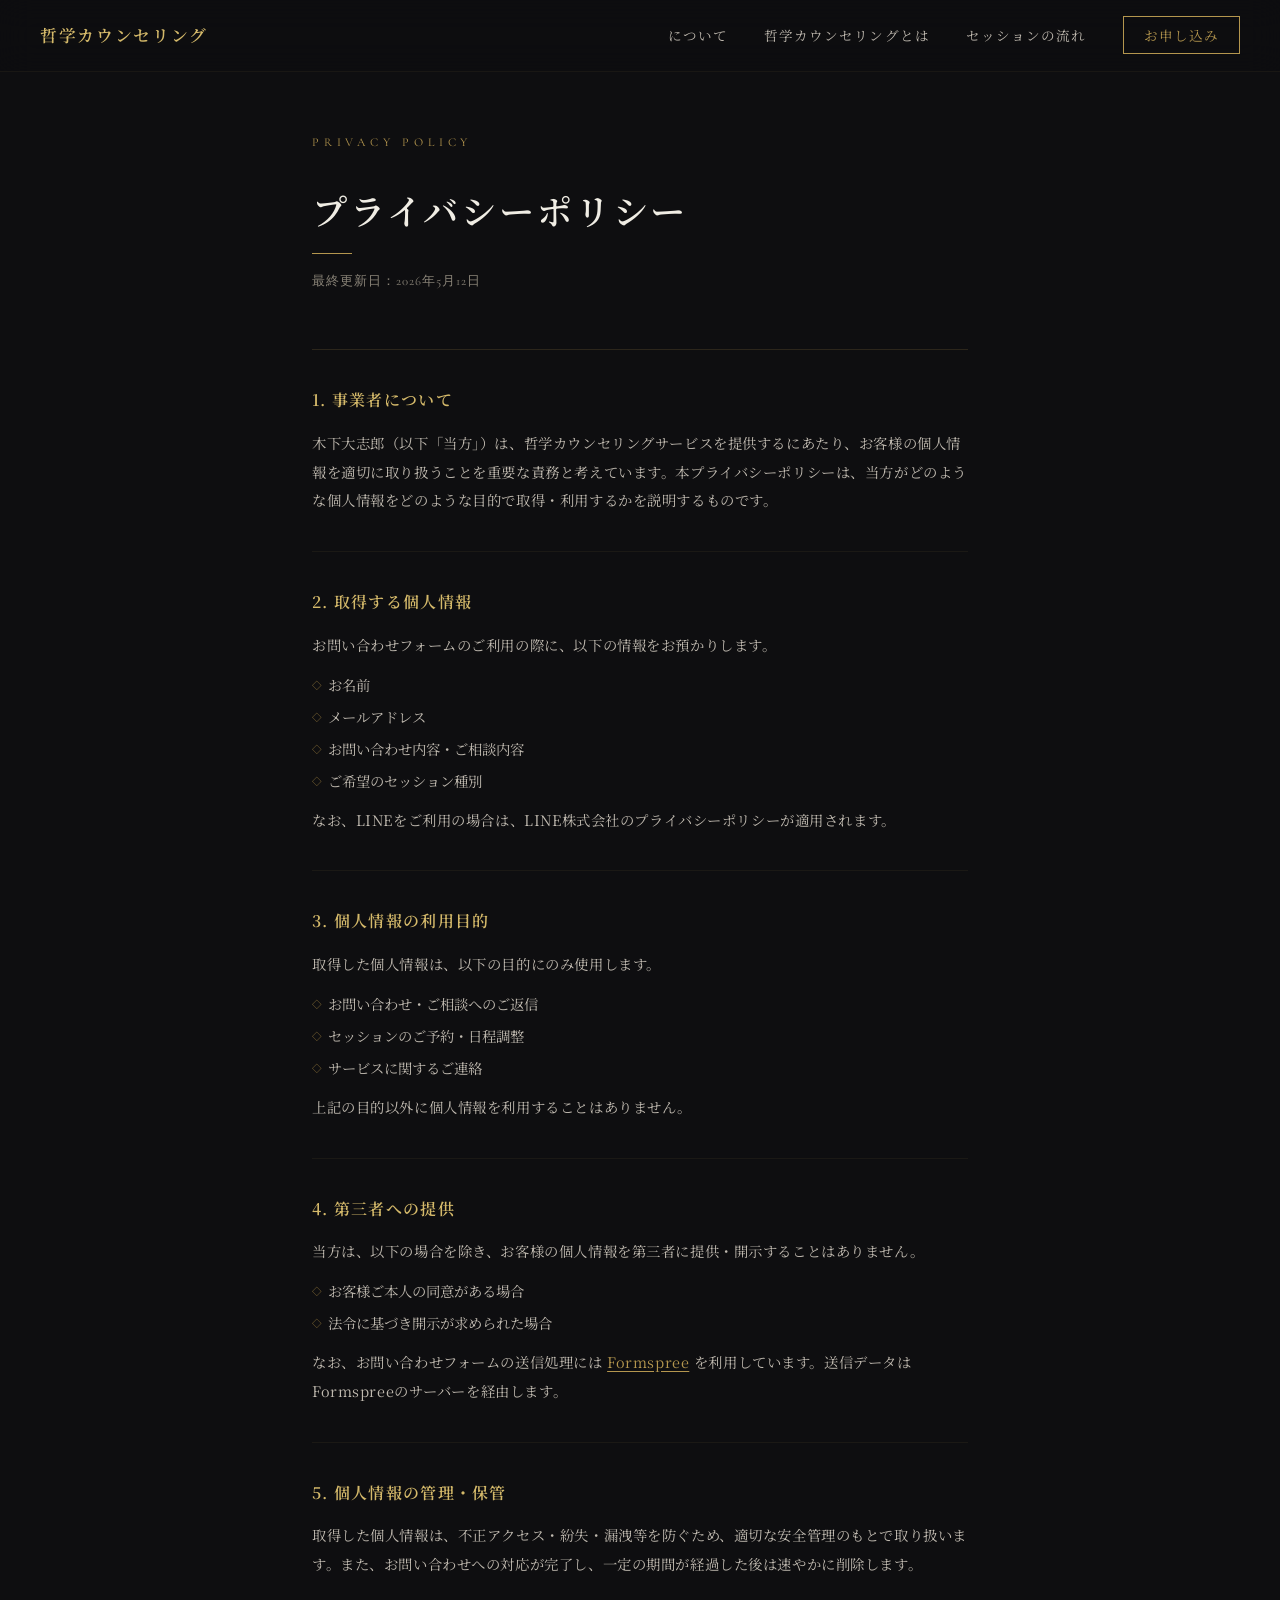
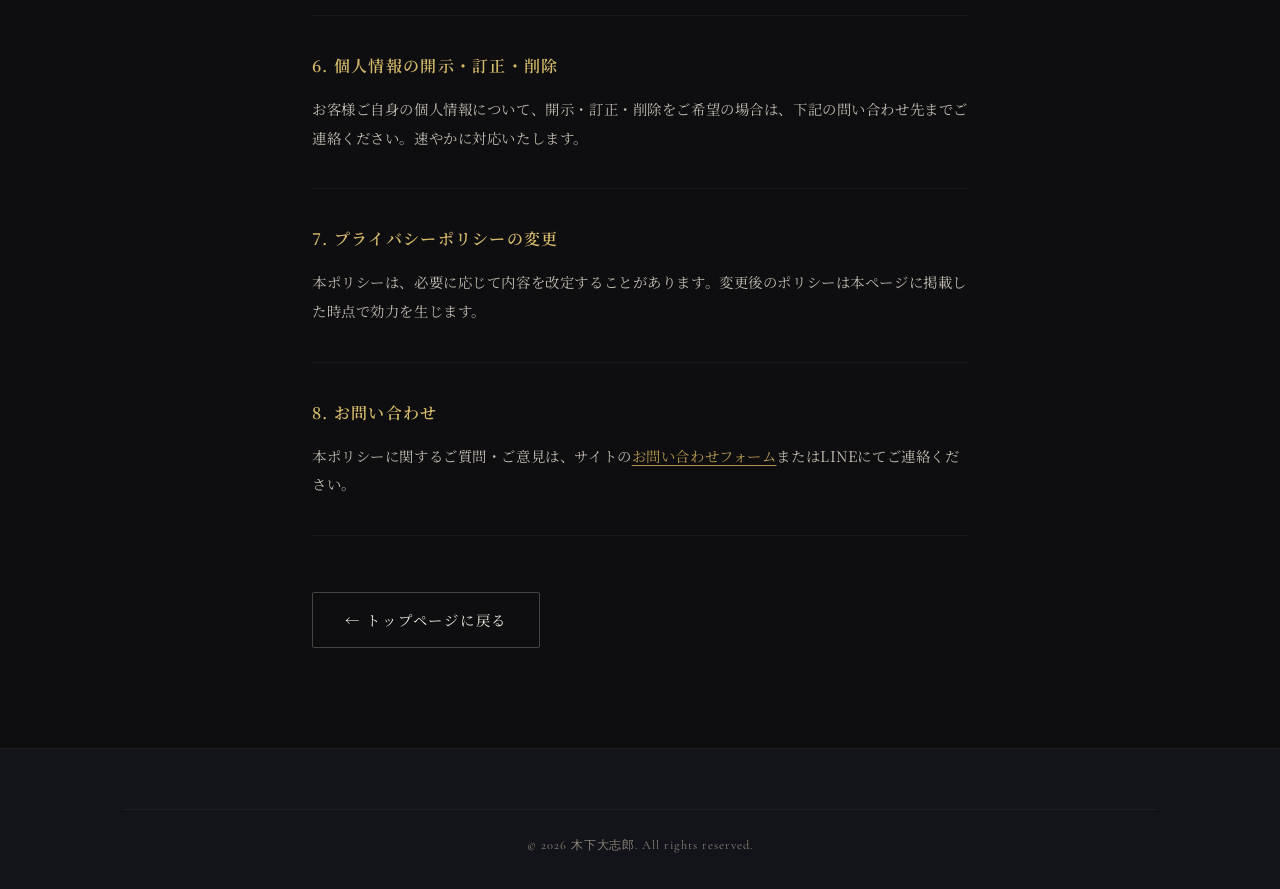
<file: privacy.html>
<!DOCTYPE html>
<html lang="ja">
<head>
  <meta charset="UTF-8" />
  <meta name="viewport" content="width=device-width, initial-scale=1.0" />
  <title>プライバシーポリシー | 哲学カウンセリング</title>
  <link rel="stylesheet" href="style.css" />
  <link rel="preconnect" href="https://fonts.googleapis.com" />
  <link rel="preconnect" href="https://fonts.gstatic.com" crossorigin />
  <link href="https://fonts.googleapis.com/css2?family=Noto+Serif+JP:wght@300;400;600;700&family=Shippori+Mincho:wght@400;600;700&family=Cormorant+Garamond:ital,wght@0,300;0,400;0,600;1,300;1,400&display=swap" rel="stylesheet" />
</head>
<body>

  <nav class="nav">
    <a class="nav__logo" href="index.html">哲学カウンセリング</a>
    <ul class="nav__links">
      <li><a href="index.html#about">について</a></li>
      <li><a href="index.html#what">哲学カウンセリングとは</a></li>
      <li><a href="index.html#flow">セッションの流れ</a></li>
      <li><a href="index.html#contact" class="nav__cta">お申し込み</a></li>
    </ul>
    <button class="nav__hamburger" aria-label="メニューを開く">
      <span></span><span></span><span></span>
    </button>
  </nav>

  <main class="privacy">
    <div class="container container--narrow">

      <div class="privacy__header">
        <p class="section__label">Privacy Policy</p>
        <h1 class="privacy__title">プライバシーポリシー</h1>
        <div class="section__rule" style="margin: 0;"></div>
        <p class="privacy__updated">最終更新日：2026年5月12日</p>
      </div>

      <div class="privacy__body">

        <section class="privacy__section">
          <h2 class="privacy__h2">1. 事業者について</h2>
          <p>木下大志郎（以下「当方」）は、哲学カウンセリングサービスを提供するにあたり、お客様の個人情報を適切に取り扱うことを重要な責務と考えています。本プライバシーポリシーは、当方がどのような個人情報をどのような目的で取得・利用するかを説明するものです。</p>
        </section>

        <section class="privacy__section">
          <h2 class="privacy__h2">2. 取得する個人情報</h2>
          <p>お問い合わせフォームのご利用の際に、以下の情報をお預かりします。</p>
          <ul class="privacy__list">
            <li>お名前</li>
            <li>メールアドレス</li>
            <li>お問い合わせ内容・ご相談内容</li>
            <li>ご希望のセッション種別</li>
          </ul>
          <p>なお、LINEをご利用の場合は、LINE株式会社のプライバシーポリシーが適用されます。</p>
        </section>

        <section class="privacy__section">
          <h2 class="privacy__h2">3. 個人情報の利用目的</h2>
          <p>取得した個人情報は、以下の目的にのみ使用します。</p>
          <ul class="privacy__list">
            <li>お問い合わせ・ご相談へのご返信</li>
            <li>セッションのご予約・日程調整</li>
            <li>サービスに関するご連絡</li>
          </ul>
          <p>上記の目的以外に個人情報を利用することはありません。</p>
        </section>

        <section class="privacy__section">
          <h2 class="privacy__h2">4. 第三者への提供</h2>
          <p>当方は、以下の場合を除き、お客様の個人情報を第三者に提供・開示することはありません。</p>
          <ul class="privacy__list">
            <li>お客様ご本人の同意がある場合</li>
            <li>法令に基づき開示が求められた場合</li>
          </ul>
          <p>なお、お問い合わせフォームの送信処理には <a class="privacy__link" href="https://formspree.io" target="_blank" rel="noopener">Formspree</a> を利用しています。送信データはFormspreeのサーバーを経由します。</p>
        </section>

        <section class="privacy__section">
          <h2 class="privacy__h2">5. 個人情報の管理・保管</h2>
          <p>取得した個人情報は、不正アクセス・紛失・漏洩等を防ぐため、適切な安全管理のもとで取り扱います。また、お問い合わせへの対応が完了し、一定の期間が経過した後は速やかに削除します。</p>
        </section>

        <section class="privacy__section">
          <h2 class="privacy__h2">6. 個人情報の開示・訂正・削除</h2>
          <p>お客様ご自身の個人情報について、開示・訂正・削除をご希望の場合は、下記の問い合わせ先までご連絡ください。速やかに対応いたします。</p>
        </section>

        <section class="privacy__section">
          <h2 class="privacy__h2">7. プライバシーポリシーの変更</h2>
          <p>本ポリシーは、必要に応じて内容を改定することがあります。変更後のポリシーは本ページに掲載した時点で効力を生じます。</p>
        </section>

        <section class="privacy__section">
          <h2 class="privacy__h2">8. お問い合わせ</h2>
          <p>本ポリシーに関するご質問・ご意見は、サイトの<a class="privacy__link" href="index.html#contact">お問い合わせフォーム</a>またはLINEにてご連絡ください。</p>
        </section>

      </div>

      <div class="privacy__back">
        <a href="index.html" class="btn btn--ghost">&larr; トップページに戻る</a>
      </div>

    </div>
  </main>

  <footer class="footer">
    <div class="container">
      <div class="footer__bottom">
        <p class="footer__copy">&copy; 2026 木下大志郎. All rights reserved.</p>
      </div>
    </div>
  </footer>

</body>
</html>
</file>
<file: style.css>
/* ==========================================
   Base & Reset
   ========================================== */
*, *::before, *::after { box-sizing: border-box; margin: 0; padding: 0; }

:root {
  --bg:        #0e0e10;
  --bg-2:      #13131a;
  --bg-3:      #1a1a24;
  --gold:      #b4964e;
  --gold-lt:   #d4b96a;
  --gold-dk:   #8a7038;
  --text:      #f0ede4;
  --text-muted:#c0bab0;
  --text-dim:  #8a8478;
  --border:    rgba(180,150,80,0.18);
  --border-lt: rgba(180,150,80,0.08);
  --radius:    2px;
  --ff-jp:     'Noto Serif JP', 'Shippori Mincho', serif;
  --ff-en:     'Cormorant Garamond', Georgia, serif;
  --max-w:     1100px;
  --max-w-narrow: 720px;
  --nav-h:     72px;
  --section-py: 100px;
  --transition: 0.3s cubic-bezier(0.25, 0.46, 0.45, 0.94);
}

html { scroll-behavior: smooth; font-size: 16px; }

body {
  background: var(--bg);
  color: var(--text);
  font-family: var(--ff-jp);
  line-height: 1.8;
  -webkit-font-smoothing: antialiased;
  overflow-x: hidden;
}

img { display: block; max-width: 100%; }

a { color: inherit; text-decoration: none; }

::selection { background: var(--gold-dk); color: var(--text); }

/* ==========================================
   Scrollbar
   ========================================== */
::-webkit-scrollbar { width: 4px; }
::-webkit-scrollbar-track { background: var(--bg); }
::-webkit-scrollbar-thumb { background: var(--gold-dk); border-radius: 2px; }

/* ==========================================
   Container
   ========================================== */
.container {
  width: 100%;
  max-width: var(--max-w);
  margin: 0 auto;
  padding: 0 32px;
}
.container--narrow {
  max-width: var(--max-w-narrow);
}

/* ==========================================
   Navigation
   ========================================== */
.nav {
  position: fixed;
  top: 0; left: 0; right: 0;
  z-index: 100;
  height: var(--nav-h);
  display: flex;
  align-items: center;
  justify-content: space-between;
  padding: 0 40px;
  background: rgba(14,14,16,0.85);
  backdrop-filter: blur(16px);
  border-bottom: 1px solid var(--border-lt);
  transition: background var(--transition);
}

.nav__logo {
  font-family: var(--ff-jp);
  font-weight: 600;
  font-size: 1.05rem;
  letter-spacing: 0.1em;
  color: var(--gold-lt);
}

.nav__links {
  display: flex;
  align-items: center;
  gap: 36px;
  list-style: none;
}

.nav__links a {
  font-size: 0.85rem;
  letter-spacing: 0.08em;
  color: var(--text-muted);
  transition: color var(--transition);
}
.nav__links a:hover { color: var(--text); }

.nav__cta {
  padding: 8px 20px;
  border: 1px solid var(--gold);
  color: var(--gold) !important;
  letter-spacing: 0.1em;
  transition: background var(--transition), color var(--transition) !important;
}
.nav__cta:hover {
  background: var(--gold);
  color: var(--bg) !important;
}

.nav__hamburger {
  display: none;
  flex-direction: column;
  gap: 5px;
  background: none;
  border: none;
  cursor: pointer;
  padding: 4px;
}
.nav__hamburger span {
  display: block;
  width: 24px;
  height: 1px;
  background: var(--text);
  transition: var(--transition);
}

/* ==========================================
   Hero
   ========================================== */
.hero {
  position: relative;
  min-height: 100vh;
  display: flex;
  align-items: center;
  justify-content: center;
  padding: calc(var(--nav-h) + 60px) 32px 80px;
  overflow: hidden;
  background-size: cover;
  background-position: center top;
  background-repeat: no-repeat;
}
.hero::before {
  content: '';
  position: absolute;
  inset: 0;
  background: linear-gradient(
    to bottom,
    rgba(10,10,14,0.65) 0%,
    rgba(10,10,14,0.50) 50%,
    rgba(10,10,14,0.80) 100%
  );
  z-index: 0;
}

.hero__geo {
  position: absolute;
  inset: 0;
  z-index: 0;
}
.geo-bg {
  width: 100%;
  height: 100%;
}

.hero__content {
  position: relative;
  z-index: 1;
  text-align: center;
  max-width: 780px;
}

.hero__label {
  font-family: var(--ff-en);
  font-size: 0.9rem;
  letter-spacing: 0.35em;
  color: var(--gold);
  text-transform: uppercase;
  margin-bottom: 24px;
}

.hero__name {
  font-family: var(--ff-jp);
  font-size: clamp(3rem, 7vw, 5.5rem);
  font-weight: 700;
  letter-spacing: 0.15em;
  line-height: 1.1;
  color: var(--text);
  margin-bottom: 12px;
}

.hero__title {
  font-family: var(--ff-en);
  font-size: 1rem;
  font-style: italic;
  color: var(--text-muted);
  letter-spacing: 0.2em;
  margin-bottom: 48px;
}

.hero__copy {
  font-size: clamp(1.4rem, 3vw, 2rem);
  font-weight: 300;
  letter-spacing: 0.1em;
  line-height: 1.6;
  color: var(--text);
  margin-bottom: 20px;
}

.hero__sub {
  font-size: 0.95rem;
  color: var(--text-muted);
  line-height: 2;
  margin-bottom: 52px;
  letter-spacing: 0.05em;
}

.hero__actions {
  display: flex;
  gap: 16px;
  justify-content: center;
  flex-wrap: wrap;
}

.hero__scroll {
  position: absolute;
  bottom: 40px;
  left: 50%;
  transform: translateX(-50%);
  display: flex;
  flex-direction: column;
  align-items: center;
  gap: 8px;
  z-index: 1;
}
.hero__scroll span {
  font-family: var(--ff-en);
  font-size: 0.7rem;
  letter-spacing: 0.3em;
  color: var(--text-dim);
  text-transform: uppercase;
}
.hero__scroll-line {
  width: 1px;
  height: 48px;
  background: linear-gradient(to bottom, var(--gold-dk), transparent);
  animation: scrollPulse 2s ease-in-out infinite;
}
@keyframes scrollPulse {
  0%, 100% { opacity: 0.4; transform: scaleY(1); }
  50% { opacity: 1; transform: scaleY(1.1); }
}

/* ==========================================
   Buttons
   ========================================== */
.btn {
  display: inline-flex;
  align-items: center;
  justify-content: center;
  padding: 14px 32px;
  font-family: var(--ff-jp);
  font-size: 0.9rem;
  letter-spacing: 0.12em;
  border-radius: var(--radius);
  cursor: pointer;
  transition: var(--transition);
  border: 1px solid transparent;
}
.btn--primary {
  background: var(--gold);
  color: var(--bg);
  border-color: var(--gold);
}
.btn--primary:hover {
  background: var(--gold-lt);
  border-color: var(--gold-lt);
}
.btn--ghost {
  background: transparent;
  color: var(--text);
  border-color: rgba(232,228,216,0.25);
}
.btn--ghost:hover {
  border-color: var(--text);
}
.btn--full { width: 100%; }

/* ==========================================
   Quote Band
   ========================================== */
.quote-band {
  background: var(--bg-2);
  border-top: 1px solid var(--border-lt);
  border-bottom: 1px solid var(--border-lt);
  padding: 48px 32px;
}
.quote-band__inner {
  max-width: var(--max-w);
  margin: 0 auto;
  text-align: center;
}
.quote-band__text {
  font-family: var(--ff-en);
  font-style: italic;
  font-size: clamp(1.2rem, 2.5vw, 1.7rem);
  color: var(--text-muted);
  letter-spacing: 0.04em;
  line-height: 1.6;
}
.quote-band__cite {
  display: block;
  margin-top: 12px;
  font-family: var(--ff-en);
  font-size: 0.85rem;
  letter-spacing: 0.2em;
  color: var(--gold);
}

/* ==========================================
   Sections - Common
   ========================================== */
.section {
  position: relative;
  padding: var(--section-py) 0;
  overflow: hidden;
}

.section__header {
  text-align: center;
  margin-bottom: 60px;
}
.section__header--left {
  text-align: left;
}

.section__label {
  font-family: var(--ff-en);
  font-size: 0.75rem;
  letter-spacing: 0.4em;
  text-transform: uppercase;
  color: var(--gold);
  margin-bottom: 12px;
}

.section__title {
  font-size: clamp(1.5rem, 3vw, 2.2rem);
  font-weight: 600;
  letter-spacing: 0.08em;
  color: var(--text);
  margin-bottom: 20px;
}

.section__rule {
  width: 40px;
  height: 1px;
  background: var(--gold);
  margin: 0 auto;
}
.section__header--left .section__rule { margin: 0; }

.section__desc {
  margin-top: 20px;
  color: var(--text-muted);
  line-height: 2;
  font-size: 0.95rem;
}

/* ==========================================
   What section
   ========================================== */
.what { background: var(--bg); }

.section__geo-left {
  position: absolute;
  left: 0;
  top: 50%;
  transform: translateY(-50%);
  width: 120px;
  opacity: 0.5;
}

.what__grid {
  display: grid;
  grid-template-columns: 1fr 1fr;
  gap: 64px;
  align-items: start;
}

.what__text p {
  color: var(--text-muted);
  font-size: 0.95rem;
  line-height: 2;
  letter-spacing: 0.04em;
  margin-bottom: 20px;
}
.what__text p:last-child { margin-bottom: 0; }

.what__cards {
  display: flex;
  flex-direction: column;
  gap: 20px;
}

.card {
  padding: 28px 28px;
  background: var(--bg-2);
  border: 1px solid var(--border);
  border-left: 3px solid var(--gold-dk);
  transition: border-color var(--transition), transform var(--transition);
}
.card:hover {
  border-left-color: var(--gold);
  transform: translateX(4px);
}

.card__icon {
  color: var(--gold);
  font-size: 1.1rem;
  margin-bottom: 10px;
}

.card__title {
  font-size: 1rem;
  font-weight: 600;
  letter-spacing: 0.06em;
  margin-bottom: 8px;
  color: var(--text);
}

.card__text {
  font-size: 0.875rem;
  color: var(--text-muted);
  line-height: 1.9;
}

/* ==========================================
   About section
   ========================================== */
.about { background: var(--bg-2); }

.about__bg-geo {
  position: absolute;
  right: -100px;
  top: 50%;
  transform: translateY(-50%);
  width: 500px;
  opacity: 0.3;
  pointer-events: none;
}

.about__inner {
  display: grid;
  grid-template-columns: auto 1fr;
  gap: 72px;
  align-items: center;
}

.about__image-wrap {
  flex-shrink: 0;
}

.about__image-frame {
  position: relative;
  width: 260px;
}

.about__image-placeholder {
  width: 260px;
  height: 320px;
  background: var(--bg-3);
  border: 1px solid var(--border);
  display: flex;
  align-items: center;
  justify-content: center;
}
.about__photo {
  width: 100%;
  height: 100%;
  object-fit: cover;
  object-position: center top;
  display: block;
}
.about__initials {
  font-size: 4rem;
  color: var(--gold-dk);
  font-weight: 700;
}

.about__image-deco {
  position: absolute;
  top: 16px;
  left: 16px;
  right: -16px;
  bottom: -16px;
  border: 1px solid var(--border);
  z-index: -1;
}

.about__content p {
  font-size: 0.95rem;
  color: var(--text-muted);
  line-height: 2;
  margin-bottom: 18px;
  letter-spacing: 0.04em;
}
.about__content p:last-of-type { margin-bottom: 28px; }

.about__tags {
  display: flex;
  flex-wrap: wrap;
  gap: 8px;
}

.tag {
  padding: 5px 14px;
  border: 1px solid var(--border);
  font-size: 0.78rem;
  letter-spacing: 0.1em;
  color: var(--text-dim);
  transition: border-color var(--transition), color var(--transition);
}
.tag:hover {
  border-color: var(--gold-dk);
  color: var(--gold);
}

/* ==========================================
   Flow section
   ========================================== */
.flow { background: var(--bg); }

.flow__steps {
  display: flex;
  flex-direction: column;
  gap: 0;
  max-width: 760px;
  margin: 0 auto;
}

.step {
  display: grid;
  grid-template-columns: 80px 1fr;
  gap: 32px;
  padding-bottom: 48px;
}
.step:last-child { padding-bottom: 0; }

.step__num-wrap {
  display: flex;
  flex-direction: column;
  align-items: center;
  gap: 0;
}

.step__num {
  width: 56px;
  height: 56px;
  border: 1px solid var(--border);
  display: flex;
  align-items: center;
  justify-content: center;
  font-family: var(--ff-en);
  font-size: 1.1rem;
  color: var(--gold);
  letter-spacing: 0.05em;
  flex-shrink: 0;
  background: var(--bg-2);
}

.step__line {
  width: 1px;
  flex: 1;
  min-height: 32px;
  background: linear-gradient(to bottom, var(--border), transparent);
  margin-top: 8px;
}

.step__content {
  padding-top: 10px;
}

.step__title {
  font-size: 1.1rem;
  font-weight: 600;
  letter-spacing: 0.06em;
  margin-bottom: 12px;
  color: var(--text);
}

.step__text {
  font-size: 0.9rem;
  color: var(--text-muted);
  line-height: 2;
  margin-bottom: 12px;
  letter-spacing: 0.04em;
}

.step__meta {
  font-size: 0.8rem;
  color: var(--gold-dk);
  letter-spacing: 0.08em;
  font-family: var(--ff-en);
}

/* ==========================================
   FAQ section
   ========================================== */
.faq { background: var(--bg-2); }

.faq__list {
  display: flex;
  flex-direction: column;
  gap: 0;
}

.faq__item {
  border-top: 1px solid var(--border);
}
/* ==========================================
   Pricing section
   ========================================== */
.pricing { background: var(--bg-2); }

.pricing__grid {
  display: grid;
  grid-template-columns: repeat(3, 1fr);
  gap: 24px;
  margin-bottom: 24px;
}

.pricing__card {
  position: relative;
  padding: 36px 28px;
  background: var(--bg);
  border: 1px solid var(--border);
  display: flex;
  flex-direction: column;
  gap: 0;
  transition: border-color var(--transition);
}
.pricing__card:hover { border-color: var(--gold-dk); }

.pricing__card--featured {
  border-color: var(--gold);
  background: var(--bg-3);
}
.pricing__card--featured:hover { border-color: var(--gold-lt); }

.pricing__badge {
  position: absolute;
  top: -1px;
  left: 50%;
  transform: translateX(-50%);
  background: var(--gold);
  color: var(--bg);
  font-size: 0.7rem;
  letter-spacing: 0.12em;
  padding: 4px 14px;
  white-space: nowrap;
}

.pricing__label {
  font-family: var(--ff-en);
  font-size: 0.75rem;
  letter-spacing: 0.3em;
  color: var(--gold);
  text-transform: uppercase;
  margin-bottom: 8px;
}

.pricing__name {
  font-size: 1.05rem;
  font-weight: 600;
  letter-spacing: 0.06em;
  color: var(--text);
  margin-bottom: 20px;
}

.pricing__price {
  display: flex;
  align-items: baseline;
  gap: 4px;
  margin-bottom: 6px;
}

.pricing__amount {
  font-family: var(--ff-en);
  font-size: 2rem;
  font-weight: 600;
  color: var(--text);
  letter-spacing: 0.02em;
}

.pricing__unit {
  font-size: 0.85rem;
  color: var(--text-muted);
  letter-spacing: 0.06em;
}

.pricing__duration {
  font-size: 0.78rem;
  color: var(--text-dim);
  letter-spacing: 0.06em;
  margin-bottom: 24px;
}

.pricing__features {
  list-style: none;
  display: flex;
  flex-direction: column;
  gap: 10px;
  margin-bottom: 28px;
  flex: 1;
}
.pricing__features li {
  font-size: 0.875rem;
  color: var(--text-muted);
  padding-left: 16px;
  position: relative;
  line-height: 1.7;
}
.pricing__features li::before {
  content: '◇';
  position: absolute;
  left: 0;
  color: var(--gold-dk);
  font-size: 0.55rem;
  top: 5px;
}

.pricing__notice {
  text-align: center;
  font-size: 0.9rem;
  color: var(--text);
  letter-spacing: 0.06em;
  padding: 16px 24px;
  border: 1px solid var(--gold-dk);
  background: rgba(180,150,80,0.06);
  margin-bottom: 16px;
}

.pricing__note {
  text-align: center;
  font-size: 0.8rem;
  color: var(--text-dim);
  letter-spacing: 0.06em;
}

@media (max-width: 900px) {
  .pricing__grid { grid-template-columns: 1fr; max-width: 420px; margin: 0 auto 24px; }
}

.faq__item:last-child { border-bottom: 1px solid var(--border); }

.faq__q {
  display: flex;
  justify-content: space-between;
  align-items: center;
  padding: 24px 0;
  cursor: pointer;
  font-size: 0.95rem;
  letter-spacing: 0.04em;
  color: var(--text);
  list-style: none;
  user-select: none;
  gap: 20px;
}
.faq__q::-webkit-details-marker { display: none; }
.faq__q::after {
  content: '＋';
  color: var(--gold);
  font-size: 1.2rem;
  flex-shrink: 0;
  transition: transform var(--transition);
  font-style: normal;
}
details[open] .faq__q::after {
  content: '−';
}

.faq__a {
  padding: 0 0 24px;
}
.faq__a p {
  font-size: 0.9rem;
  color: var(--text-muted);
  line-height: 2;
  letter-spacing: 0.04em;
}

/* ==========================================
   Contact section
   ========================================== */
.contact {
  background: var(--bg);
  position: relative;
}

.contact__geo {
  position: absolute;
  top: 0; right: 0;
  width: 60%;
  opacity: 0.4;
  pointer-events: none;
}

/* Tabs */
.contact__tabs {
  display: grid;
  grid-template-columns: 1fr 1fr;
  gap: 0;
  margin-bottom: 32px;
  border: 1px solid var(--border);
}

.contact__tab {
  display: flex;
  align-items: center;
  justify-content: center;
  gap: 10px;
  padding: 16px 24px;
  background: transparent;
  border: none;
  color: var(--text-muted);
  font-family: var(--ff-jp);
  font-size: 0.9rem;
  letter-spacing: 0.08em;
  cursor: pointer;
  transition: var(--transition);
}
.contact__tab:first-child {
  border-right: 1px solid var(--border);
}
.contact__tab:hover {
  color: var(--text);
  background: var(--bg-2);
}
.contact__tab--active {
  color: var(--text);
  background: var(--bg-2);
}
.contact__tab-icon {
  width: 18px;
  height: 18px;
  flex-shrink: 0;
}

.contact__tab-line-badge {
  background: #06C755;
  color: #fff;
  font-size: 0.65rem;
  font-weight: 700;
  letter-spacing: 0.05em;
  padding: 2px 6px;
  border-radius: 3px;
  flex-shrink: 0;
  font-family: sans-serif;
}

/* Panels */
.contact__panel { display: block; }
.contact__panel--hidden { display: none; }

/* LINE panel */
.line-panel {
  display: flex;
  gap: 32px;
  align-items: flex-start;
  padding: 40px;
  background: var(--bg-2);
  border: 1px solid var(--border);
}

.line-panel__icon {
  flex-shrink: 0;
  width: 72px;
  height: 72px;
}

.line-icon-badge {
  width: 72px;
  height: 72px;
  background: #06C755;
  border-radius: 18px;
  display: flex;
  align-items: center;
  justify-content: center;
  font-family: sans-serif;
  font-weight: 900;
  font-size: 1.1rem;
  letter-spacing: 0.05em;
  color: #fff;
}

.line-panel__body { flex: 1; }

.line-panel__title {
  font-size: 1.1rem;
  font-weight: 600;
  letter-spacing: 0.06em;
  margin-bottom: 12px;
  color: var(--text);
}

.line-panel__desc {
  font-size: 0.9rem;
  color: var(--text-muted);
  line-height: 2;
  margin-bottom: 24px;
  letter-spacing: 0.04em;
}

.btn--line {
  display: inline-flex;
  align-items: center;
  gap: 10px;
  padding: 13px 28px;
  background: #06C755;
  color: #fff;
  font-family: var(--ff-jp);
  font-size: 0.9rem;
  letter-spacing: 0.08em;
  border: none;
  border-radius: var(--radius);
  cursor: pointer;
  text-decoration: none;
  transition: background var(--transition);
}
.btn--line:hover { background: #05b34c; }

.line-panel__note {
  margin-top: 12px;
  font-size: 0.78rem;
  color: var(--text-dim);
  letter-spacing: 0.06em;
}

@media (max-width: 600px) {
  .line-panel {
    flex-direction: column;
    gap: 20px;
    padding: 28px 20px;
  }
  .line-panel__icon { width: 56px; height: 56px; }
}

/* ==========================================
   Form
   ========================================== */
.form {
  display: flex;
  flex-direction: column;
  gap: 20px;
}

.form__row {
  display: grid;
  grid-template-columns: 1fr 1fr;
  gap: 20px;
}

.form__group {
  display: flex;
  flex-direction: column;
  gap: 8px;
}

.form__label {
  font-size: 0.82rem;
  letter-spacing: 0.1em;
  color: var(--text-muted);
}

.form__req { color: var(--gold); }

.form__input,
.form__select,
.form__textarea {
  width: 100%;
  padding: 12px 16px;
  background: var(--bg-2);
  border: 1px solid var(--border);
  color: var(--text);
  font-family: var(--ff-jp);
  font-size: 0.9rem;
  border-radius: var(--radius);
  outline: none;
  transition: border-color var(--transition);
  appearance: none;
}
.form__input:focus,
.form__select:focus,
.form__textarea:focus {
  border-color: var(--gold-dk);
}
.form__input::placeholder,
.form__textarea::placeholder {
  color: var(--text-dim);
}

.form__select {
  background-image: url("data:image/svg+xml,%3Csvg xmlns='http://www.w3.org/2000/svg' width='12' height='8' viewBox='0 0 12 8'%3E%3Cpath d='M1 1l5 5 5-5' stroke='%238a7038' stroke-width='1.5' fill='none'/%3E%3C/svg%3E");
  background-repeat: no-repeat;
  background-position: right 16px center;
  padding-right: 40px;
  cursor: pointer;
}

.form__textarea { resize: vertical; line-height: 1.8; }

.form__group--check {
  flex-direction: row;
  align-items: center;
  padding: 16px;
  background: var(--bg-3);
  border: 1px solid var(--border);
}

.form__checkbox {
  display: flex;
  align-items: center;
  gap: 12px;
  cursor: pointer;
  font-size: 0.9rem;
  color: var(--text);
}
.form__checkbox input { display: none; }
.form__checkbox-mark {
  width: 22px;
  height: 22px;
  border: 2px solid var(--gold-dk);
  flex-shrink: 0;
  display: flex;
  align-items: center;
  justify-content: center;
  transition: var(--transition);
}
.form__checkbox input:checked + .form__checkbox-mark {
  background: var(--gold);
  border-color: var(--gold);
}
.form__checkbox input:checked + .form__checkbox-mark::after {
  content: '✓';
  color: var(--bg);
  font-size: 0.75rem;
}

.form__note {
  font-size: 0.8rem;
  color: var(--text-dim);
  text-align: center;
  letter-spacing: 0.05em;
}

.form__success {
  text-align: center;
  padding: 60px 20px;
  border: 1px solid var(--border);
  background: var(--bg-2);
}
.form__success-icon {
  font-size: 2rem;
  color: var(--gold);
  margin-bottom: 20px;
}
.form__success h3 {
  font-size: 1.2rem;
  letter-spacing: 0.1em;
  margin-bottom: 12px;
  color: var(--text);
}
.form__success p {
  font-size: 0.9rem;
  color: var(--text-muted);
  line-height: 2;
}

/* ==========================================
   Footer
   ========================================== */
.footer {
  background: var(--bg-2);
  border-top: 1px solid var(--border-lt);
  padding: 60px 0 32px;
  position: relative;
  overflow: hidden;
}

.footer__geo {
  position: absolute;
  bottom: 0; left: 0; right: 0;
  opacity: 0.5;
}

.footer__inner {
  display: flex;
  justify-content: space-between;
  align-items: start;
  gap: 40px;
  flex-wrap: wrap;
  margin-bottom: 48px;
}

.footer__name {
  font-size: 1.1rem;
  font-weight: 600;
  letter-spacing: 0.1em;
  color: var(--gold-lt);
  margin-bottom: 4px;
}
.footer__tagline {
  font-size: 0.8rem;
  color: var(--text-dim);
  letter-spacing: 0.1em;
}

.footer__nav {
  display: flex;
  gap: 28px;
  flex-wrap: wrap;
}
.footer__nav a {
  font-size: 0.82rem;
  color: var(--text-dim);
  letter-spacing: 0.06em;
  transition: color var(--transition);
}
.footer__nav a:hover { color: var(--text-muted); }

.footer__bottom {
  border-top: 1px solid var(--border-lt);
  padding-top: 24px;
  text-align: center;
}
.footer__copy {
  font-size: 0.78rem;
  color: var(--text-dim);
  letter-spacing: 0.08em;
  font-family: var(--ff-en);
}

/* ==========================================
   Voices section
   ========================================== */
.voices { background: var(--bg); }

.voices__grid {
  display: grid;
  grid-template-columns: repeat(3, 1fr);
  gap: 28px;
}

.voice {
  padding: 32px 28px;
  background: var(--bg-2);
  border: 1px solid var(--border);
  display: flex;
  flex-direction: column;
  gap: 24px;
}

.voice__meta {
  font-family: var(--ff-en);
  font-size: 0.75rem;
  letter-spacing: 0.25em;
  color: var(--text-dim);
  text-transform: uppercase;
}

.voice__flow {
  display: flex;
  flex-direction: column;
  gap: 8px;
}

.voice__block {
  padding: 14px 16px;
  border-left: 2px solid var(--border);
}
.voice__block--before { border-left-color: var(--text-dim); }
.voice__block--after  { border-left-color: var(--gold); }

.voice__tag {
  display: block;
  font-size: 0.7rem;
  letter-spacing: 0.12em;
  margin-bottom: 6px;
}
.voice__block--before .voice__tag { color: var(--text-dim); }
.voice__block--after  .voice__tag { color: var(--gold); }

.voice__q {
  font-size: 0.9rem;
  color: var(--text);
  line-height: 1.8;
  letter-spacing: 0.04em;
}

.voice__arrow {
  text-align: center;
  color: var(--gold-dk);
  font-size: 1rem;
  line-height: 1;
}

.voice__comment {
  font-size: 0.85rem;
  color: var(--text-muted);
  line-height: 2;
  letter-spacing: 0.04em;
  padding-top: 4px;
  border-top: 1px solid var(--border-lt);
}

@media (max-width: 900px) {
  .voices__grid { grid-template-columns: 1fr; }
}

/* ==========================================
   Books section
   ========================================== */
.books { background: var(--bg-2); }

.books__grid {
  display: flex;
  flex-direction: column;
  gap: 72px;
}

.books__item {
  display: grid;
  grid-template-columns: 260px 1fr;
  gap: 72px;
  align-items: center;
  padding-bottom: 72px;
  border-bottom: 1px solid var(--border-lt);
}
.books__item:last-child {
  padding-bottom: 0;
  border-bottom: none;
}

.books__cover-wrap {
  position: relative;
  flex-shrink: 0;
}

.books__cover {
  width: 260px;
  height: auto;
  display: block;
  position: relative;
  z-index: 1;
  box-shadow: 8px 12px 40px rgba(0,0,0,0.6);
}

.books__cover--landscape {
  width: 260px;
  height: auto;
}

.books__cover-shadow {
  position: absolute;
  top: 12px;
  left: 12px;
  right: -12px;
  bottom: -12px;
  border: 1px solid var(--border);
  z-index: 0;
}

.books__label {
  font-family: var(--ff-en);
  font-style: italic;
  font-size: 0.9rem;
  color: var(--gold);
  letter-spacing: 0.1em;
  margin-bottom: 14px;
}

.books__title {
  font-size: clamp(1.4rem, 2.5vw, 2rem);
  font-weight: 700;
  letter-spacing: 0.1em;
  line-height: 1.5;
  color: var(--text);
  margin-bottom: 20px;
}

.books__desc {
  font-size: 0.92rem;
  color: var(--text-muted);
  line-height: 2.1;
  letter-spacing: 0.04em;
  margin-bottom: 28px;
}

.books__read {
  font-size: 0.88rem;
  color: var(--text-dim);
  letter-spacing: 0.12em;
  font-style: italic;
  padding-left: 16px;
  border-left: 2px solid var(--gold-dk);
  margin-bottom: 28px;
}

.books__actions {
  display: flex;
  gap: 12px;
}

@media (max-width: 680px) {
  .books__item { grid-template-columns: 1fr; gap: 32px; justify-items: center; text-align: center; }
  .books__cover, .books__cover--landscape { width: 200px; margin: 0 auto; }
  .books__cover-wrap { margin: 0 auto; }
  .books__read { text-align: left; }
  .books__actions { justify-content: center; }
}

/* ==========================================
   Privacy Policy page
   ========================================== */
.privacy {
  padding: calc(var(--nav-h) + 60px) 0 100px;
}

.privacy__header {
  margin-bottom: 56px;
  display: flex;
  flex-direction: column;
  gap: 12px;
}

.privacy__title {
  font-size: clamp(1.6rem, 3vw, 2.2rem);
  font-weight: 600;
  letter-spacing: 0.08em;
  color: var(--text);
}

.privacy__updated {
  font-size: 0.8rem;
  color: var(--text-dim);
  letter-spacing: 0.08em;
  font-family: var(--ff-en);
  margin-top: 4px;
}

.privacy__body {
  display: flex;
  flex-direction: column;
  gap: 0;
  border-top: 1px solid var(--border);
}

.privacy__section {
  padding: 36px 0;
  border-bottom: 1px solid var(--border-lt);
}

.privacy__h2 {
  font-size: 1rem;
  font-weight: 600;
  letter-spacing: 0.08em;
  color: var(--gold-lt);
  margin-bottom: 14px;
}

.privacy__section p {
  font-size: 0.9rem;
  color: var(--text-muted);
  line-height: 2;
  letter-spacing: 0.04em;
  margin-bottom: 12px;
}
.privacy__section p:last-child { margin-bottom: 0; }

.privacy__list {
  list-style: none;
  margin: 12px 0;
  display: flex;
  flex-direction: column;
  gap: 6px;
}
.privacy__list li {
  font-size: 0.9rem;
  color: var(--text-muted);
  line-height: 1.8;
  padding-left: 16px;
  position: relative;
}
.privacy__list li::before {
  content: '◇';
  position: absolute;
  left: 0;
  color: var(--gold-dk);
  font-size: 0.6rem;
  top: 5px;
}

.privacy__link {
  color: var(--gold);
  text-decoration: underline;
  text-underline-offset: 3px;
}
.privacy__link:hover { color: var(--gold-lt); }

.privacy__back {
  margin-top: 56px;
}

/* ==========================================
   Animations - reveal on scroll
   ========================================== */
.reveal {
  opacity: 0;
  transform: translateY(24px);
  transition: opacity 0.7s ease, transform 0.7s ease;
}
.reveal.visible {
  opacity: 1;
  transform: none;
}
.reveal-delay-1 { transition-delay: 0.1s; }
.reveal-delay-2 { transition-delay: 0.2s; }
.reveal-delay-3 { transition-delay: 0.3s; }

/* ==========================================
   Responsive
   ========================================== */
@media (max-width: 900px) {
  :root { --section-py: 72px; }

  .nav__links { display: none; }
  .nav__hamburger { display: flex; }
  .nav { padding: 0 24px; }

  .what__grid { grid-template-columns: 1fr; gap: 40px; }
  .section__geo-left { display: none; }

  .about__inner { grid-template-columns: 1fr; gap: 40px; }
  .about__image-frame { width: 200px; margin: 0 auto; }
  .about__image-placeholder { width: 200px; height: 240px; }

  .form__row { grid-template-columns: 1fr; }
}

@media (max-width: 600px) {
  :root { --section-py: 56px; }

  .container { padding: 0 20px; }
  .nav { padding: 0 20px; }

  .hero { padding-top: calc(var(--nav-h) + 40px); }
  .hero__actions { flex-direction: column; }
  .btn { width: 100%; }

  .step { grid-template-columns: 60px 1fr; gap: 16px; }
  .step__num { width: 44px; height: 44px; font-size: 0.95rem; }

  .footer__inner { flex-direction: column; }
  .footer__nav { flex-direction: column; gap: 12px; }

  .br-sp { display: none; }
}

/* Mobile nav open state */
.nav--open .nav__links {
  display: flex;
  flex-direction: column;
  position: fixed;
  top: var(--nav-h);
  left: 0; right: 0;
  background: rgba(14,14,16,0.98);
  padding: 32px 24px;
  gap: 24px;
  border-bottom: 1px solid var(--border-lt);
}
</file>
<file: blog.css>
/* ==========================================
   Blog Hero
   ========================================== */
.blog-hero {
  position: relative;
  padding: calc(var(--nav-h) + 80px) 0 80px;
  text-align: center;
  background: var(--bg);
  overflow: hidden;
}

.blog-hero__geo {
  position: absolute;
  inset: 0;
  pointer-events: none;
}
.blog-hero__geo svg { width: 100%; height: 100%; }

.blog-hero .container { position: relative; z-index: 1; }

.blog-hero__title {
  font-size: clamp(2rem, 4vw, 3rem);
  font-weight: 600;
  letter-spacing: 0.1em;
  color: var(--text);
  margin-bottom: 20px;
}

/* ==========================================
   Blog List Section
   ========================================== */
.blog-list { background: var(--bg); }

.blog-grid {
  display: grid;
  grid-template-columns: repeat(auto-fill, minmax(300px, 1fr));
  gap: 28px;
}

/* ==========================================
   Post Card
   ========================================== */
.post-card {
  display: flex;
  flex-direction: column;
  gap: 14px;
  padding: 32px 28px;
  background: var(--bg-2);
  border: 1px solid var(--border);
  border-top: 3px solid var(--gold-dk);
  text-decoration: none;
  color: inherit;
  transition: border-top-color var(--transition), transform var(--transition), box-shadow var(--transition);
}
.post-card:hover {
  border-top-color: var(--gold);
  transform: translateY(-4px);
  box-shadow: 0 8px 32px rgba(0, 0, 0, 0.3);
}

.post-card__meta {
  display: flex;
  align-items: center;
  gap: 12px;
  flex-wrap: wrap;
}

.post-card__cat {
  padding: 3px 12px;
  border: 1px solid var(--gold-dk);
  color: var(--gold);
  font-size: 0.72rem;
  letter-spacing: 0.12em;
}

.post-card__date {
  font-family: var(--ff-en);
  font-size: 0.78rem;
  color: var(--text-dim);
  letter-spacing: 0.1em;
}

.post-card__title {
  font-size: 1.05rem;
  font-weight: 600;
  letter-spacing: 0.06em;
  color: var(--text);
  line-height: 1.6;
}

.post-card__excerpt {
  font-size: 0.875rem;
  color: var(--text-muted);
  line-height: 1.9;
  letter-spacing: 0.03em;
  flex: 1;
}

.post-card__read {
  font-size: 0.78rem;
  color: var(--gold-dk);
  letter-spacing: 0.1em;
  font-family: var(--ff-en);
  transition: color var(--transition);
}
.post-card:hover .post-card__read { color: var(--gold); }

.blog-empty {
  grid-column: 1 / -1;
  text-align: center;
  color: var(--text-muted);
  font-size: 0.95rem;
  padding: 60px 0;
  letter-spacing: 0.05em;
}

/* ==========================================
   Post Page Header
   ========================================== */
.post-page { min-height: 100vh; }

.post-page__header {
  position: relative;
  padding: calc(var(--nav-h) + 60px) 0 60px;
  background: var(--bg-2);
  border-bottom: 1px solid var(--border-lt);
  overflow: hidden;
  margin-bottom: 64px;
}

.post-page__header-geo {
  position: absolute;
  inset: 0;
  pointer-events: none;
}
.post-page__header-geo svg { width: 100%; height: 100%; }

.post-page__header .container { position: relative; z-index: 1; }

.post-page__back {
  display: inline-block;
  font-family: var(--ff-en);
  font-size: 0.8rem;
  letter-spacing: 0.12em;
  color: var(--gold-dk);
  text-decoration: none;
  margin-bottom: 20px;
  transition: color var(--transition);
}
.post-page__back:hover { color: var(--gold); }

.post-page__cat {
  display: inline-block;
  padding: 4px 14px;
  border: 1px solid var(--gold-dk);
  color: var(--gold);
  font-size: 0.75rem;
  letter-spacing: 0.12em;
  margin-bottom: 20px;
}

.post-page__title {
  font-size: clamp(1.6rem, 3.5vw, 2.6rem);
  font-weight: 600;
  letter-spacing: 0.06em;
  color: var(--text);
  line-height: 1.5;
  margin-bottom: 16px;
}

.post-page__date {
  font-family: var(--ff-en);
  font-size: 0.82rem;
  color: var(--text-dim);
  letter-spacing: 0.15em;
  margin-bottom: 24px;
}

/* ==========================================
   Post Content
   ========================================== */
.post-content {
  padding: 0 0 80px;
  font-size: 1rem;
  line-height: 2;
  color: var(--text-muted);
  letter-spacing: 0.04em;
}

.post-content p  { margin-bottom: 1.6em; }

.post-content h2 {
  font-size: 1.4rem;
  font-weight: 600;
  color: var(--text);
  letter-spacing: 0.06em;
  margin: 2.4em 0 0.8em;
  padding-bottom: 10px;
  border-bottom: 1px solid var(--border);
}

.post-content h3 {
  font-size: 1.15rem;
  font-weight: 600;
  color: var(--text);
  letter-spacing: 0.06em;
  margin: 2em 0 0.6em;
}

.post-content h4 {
  font-size: 1rem;
  font-weight: 600;
  color: var(--gold);
  letter-spacing: 0.08em;
  margin: 1.6em 0 0.4em;
}

.post-content ul,
.post-content ol {
  margin: 0 0 1.6em 1.4em;
}

.post-content li { margin-bottom: 0.5em; line-height: 1.9; }

.post-content blockquote {
  margin: 2em 0;
  padding: 20px 28px;
  border-left: 3px solid var(--gold-dk);
  background: var(--bg-2);
  font-style: italic;
  color: var(--text);
}

.post-content hr {
  border: none;
  border-top: 1px solid var(--border);
  margin: 2.4em 0;
}

.post-content figure  { margin: 2em 0; }
.post-content img     { max-width: 100%; border: 1px solid var(--border); }

.post-content figcaption {
  text-align: center;
  font-size: 0.82rem;
  color: var(--text-dim);
  margin-top: 8px;
  letter-spacing: 0.05em;
}

.post-content code {
  font-family: 'Courier New', monospace;
  font-size: 0.85em;
  background: var(--bg-3);
  padding: 2px 6px;
  border: 1px solid var(--border);
}

.post-content strong { color: var(--text); font-weight: 600; }
.post-content em     { font-style: italic; }
.post-content s      { opacity: 0.6; }
.post-content a      { color: var(--gold); text-decoration: underline; }
.post-content a:hover { color: var(--gold-lt); }

.post-page__footer-nav { padding-bottom: 80px; }

/* ==========================================
   Responsive
   ========================================== */
@media (max-width: 600px) {
  .blog-grid { grid-template-columns: 1fr; }
  .post-card { padding: 24px 20px; }
  .blog-hero { padding: calc(var(--nav-h) + 48px) 0 56px; }
  .post-page__header { padding: calc(var(--nav-h) + 40px) 0 40px; margin-bottom: 40px; }
}
</file>
